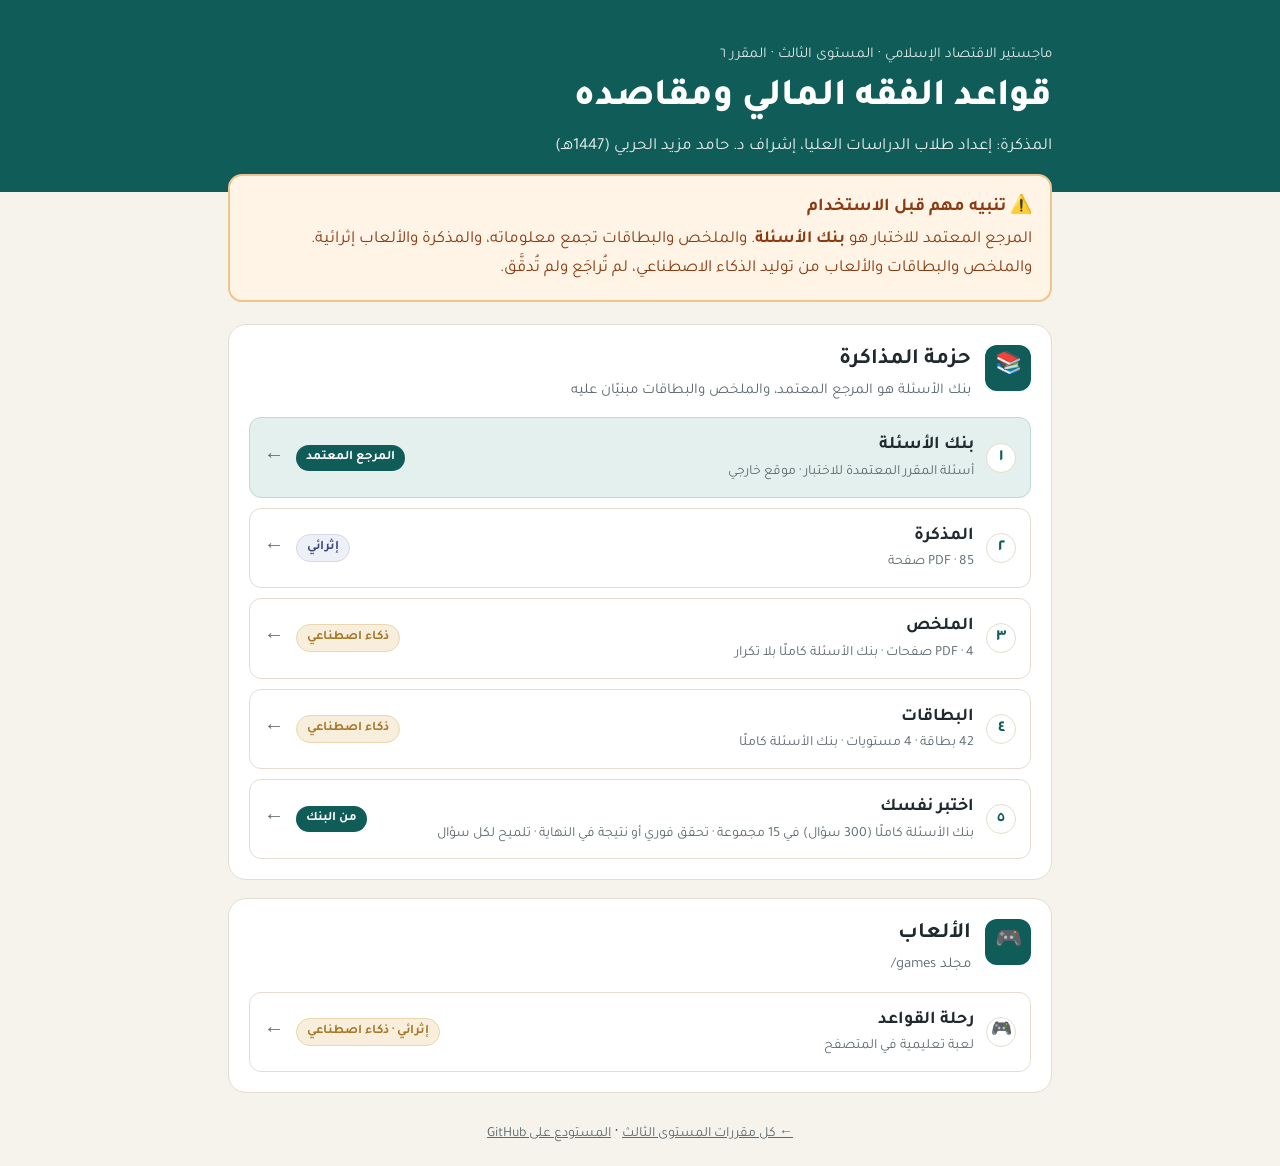
<file: index.html>
<!DOCTYPE html>
<html lang="ar" dir="rtl">
<head>
<meta charset="utf-8">
<meta name="viewport" content="width=device-width, initial-scale=1">
<title>قواعد الفقه المالي ومقاصده — حزمة المذاكرة</title>
<link href="https://fonts.googleapis.com/css2?family=Tajawal:wght@400;500;700;800&display=swap" rel="stylesheet">
<style>
:root{--bg:#f6f3ec;--card:#fff;--ink:#1f2a2e;--mute:#5d6b70;--line:#e4ddcf;--teal:#0f5c58;--teal2:#e3f0ee;--gold:#a8782a;--gold2:#f7eedb;--warn:#8a3b12;--warn2:#fff4e5}
*{box-sizing:border-box}
html{scroll-behavior:smooth}
body{margin:0;font-family:"Tajawal",sans-serif;background:var(--bg);color:var(--ink);line-height:1.7;font-size:17px}
a{color:inherit}
.wrap{max-width:860px;margin:0 auto;padding:0 18px}
.hero{background:var(--teal);color:#fff;padding:42px 0 30px}
.hero .kicker{font-size:15px;opacity:.85;margin:0}
.hero h1{font-size:clamp(26px,5vw,38px);font-weight:800;margin:6px 0 8px;line-height:1.35}
.hero p{margin:0;opacity:.9}
.notice{background:var(--warn2);border:2px solid #f0c48a;border-radius:14px;padding:16px 18px;margin:-18px 0 22px;position:relative;color:var(--warn)}
.notice strong{display:block;font-size:18px;margin-bottom:4px}
.notice p{margin:0}
nav.toc .wrap{display:grid;grid-template-columns:repeat(3,1fr);gap:8px}
nav.toc a{text-decoration:none;background:var(--card);border:1px solid var(--line);border-radius:12px;padding:10px 12px;font-size:15px;font-weight:500;line-height:1.45}
.top{position:fixed;bottom:16px;left:16px;background:var(--teal);color:#fff;text-decoration:none;border-radius:999px;padding:8px 14px;font-size:14px;box-shadow:0 4px 14px rgba(0,0,0,.18)}
nav.toc a b{color:var(--teal);margin-left:6px}
nav.toc a:hover{border-color:var(--teal)}
.legend{display:flex;flex-wrap:wrap;gap:14px;color:var(--mute);font-size:15px;margin:14px 0 4px}
.course{background:var(--card);border:1px solid var(--line);border-radius:18px;padding:20px;margin:18px 0;scroll-margin-top:12px}
.course header{display:flex;gap:14px;align-items:flex-start;margin-bottom:14px}
.num{flex:0 0 46px;height:46px;border-radius:12px;background:var(--teal);color:#fff;display:grid;place-items:center;font-weight:800;font-size:22px}
.course h2{margin:0;font-size:22px;line-height:1.4}
.course header p{margin:2px 0 0;color:var(--mute);font-size:15px}
.links{display:grid;gap:10px}
.lnk{display:flex;align-items:center;gap:12px;text-decoration:none;border:1px solid var(--line);border-radius:12px;padding:12px 14px;transition:.15s}
.lnk:hover{transform:translateX(-3px);border-color:var(--teal)}
.lnk.memo{background:var(--teal2);border-color:#bcd9d5}
.lnk .n{flex:0 0 30px;height:30px;border-radius:50%;background:#fff;border:1px solid var(--line);display:grid;place-items:center;font-weight:700;color:var(--teal)}
.lnk .tx{flex:1;display:flex;flex-direction:column;min-width:0}
.lnk strong{font-size:18px}
.lnk small{color:var(--mute);font-size:14px}
.tag{flex:0 0 auto;font-size:13px;font-weight:700;border-radius:999px;padding:2px 10px}
.tag.memo{background:var(--teal);color:#fff}
.tag.enr{background:#eef0f7;color:#3d4a7a;border:1px solid #d3d8ea}
.tag.ai{background:var(--gold2);color:var(--gold);border:1px solid #ead7ae}
.ar{color:var(--mute);font-size:20px}
.repo{display:inline-block;margin-top:12px;font-size:14px;color:var(--mute)}
footer{text-align:center;color:var(--mute);font-size:14px;padding:26px 0 40px}
@media(max-width:620px){nav.toc .wrap{grid-template-columns:1fr 1fr}}
@media(max-width:520px){.course{padding:16px}.lnk{padding:10px 12px;gap:10px}.lnk .tag{display:none}.lnk.ai small::before{content:"ذكاء اصطناعي · ";color:var(--gold);font-weight:700}.lnk:not(.ai):not(.memo) small::before{content:"إثرائي · ";color:#3d4a7a;font-weight:700}}
</style>
</head>
<body>
<div class="hero"><div class="wrap">
<p class="kicker">ماجستير الاقتصاد الإسلامي · المستوى الثالث · المقرر ٦</p>
<h1>قواعد الفقه المالي ومقاصده</h1>
<p>المذكرة: إعداد طلاب الدراسات العليا، إشراف د. حامد مزيد الحربي (1447هـ)</p>
</div></div>
<div class="wrap">
<div class="notice" role="note"><strong>⚠️ تنبيه مهم قبل الاستخدام</strong>
<p>المرجع المعتمد للاختبار هو <b>بنك الأسئلة</b>. والملخص والبطاقات تجمع معلوماته، والمذكرة والألعاب إثرائية. والملخص والبطاقات والألعاب من توليد الذكاء الاصطناعي، لم تُراجَع ولم تُدقَّق.</p></div>
</div>
<main class="wrap">
<section class="course"><header><span class="num">📚</span><div><h2>حزمة المذاكرة</h2><p>بنك الأسئلة هو المرجع المعتمد، والملخص والبطاقات مبنيّان عليه</p></div></header>
<div class="links">
<a class="lnk memo" href="https://app-exams.com/bank-view.html#dEH1PwmddGnDlEsJHhyUSQ" target="_blank" rel="noopener"><span class="n">١</span><span class="tx"><strong>بنك الأسئلة</strong><small>أسئلة المقرر المعتمدة للاختبار · موقع خارجي</small></span><span class="tag memo">المرجع المعتمد</span><span class="ar">←</span></a>
<a class="lnk" href="files/%D9%85%D8%B0%D9%83%D8%B1%D8%A9-%D9%82%D9%88%D8%A7%D8%B9%D8%AF-%D8%A7%D9%84%D9%81%D9%82%D9%87-%D8%A7%D9%84%D9%85%D8%A7%D9%84%D9%8A-%D9%88%D9%85%D9%82%D8%A7%D8%B5%D8%AF%D9%87.pdf"><span class="n">٢</span><span class="tx"><strong>المذكرة</strong><small>PDF · 85 صفحة</small></span><span class="tag enr">إثرائي</span><span class="ar">←</span></a>
<a class="lnk ai" href="files/%D9%85%D9%84%D8%AE%D8%B5-%D9%82%D9%88%D8%A7%D8%B9%D8%AF-%D8%A7%D9%84%D9%81%D9%82%D9%87-%D8%A7%D9%84%D9%85%D8%A7%D9%84%D9%8A-%D9%88%D9%85%D9%82%D8%A7%D8%B5%D8%AF%D9%87.pdf"><span class="n">٣</span><span class="tx"><strong>الملخص</strong><small>PDF · 4 صفحات · بنك الأسئلة كاملًا بلا تكرار</small></span><span class="tag ai">ذكاء اصطناعي</span><span class="ar">←</span></a>
<a class="lnk ai" href="sites/cards/"><span class="n">٤</span><span class="tx"><strong>البطاقات</strong><small>42 بطاقة · 4 مستويات · بنك الأسئلة كاملًا</small></span><span class="tag ai">ذكاء اصطناعي</span><span class="ar">←</span></a>
<a class="lnk" href="sites/quiz/"><span class="n">٥</span><span class="tx"><strong>اختبر نفسك</strong><small>بنك الأسئلة كاملًا (300 سؤال) في 15 مجموعة · تحقق فوري أو نتيجة في النهاية · تلميح لكل سؤال</small></span><span class="tag memo">من البنك</span><span class="ar">←</span></a>
</div></section>
<section class="course"><header><span class="num">🎮</span><div><h2>الألعاب</h2><p>مجلد games/</p></div></header><div class="links"><a class="lnk ai" href="games/rihlat-alqawaid/"><span class="n">🎮</span><span class="tx"><strong>رحلة القواعد</strong><small>لعبة تعليمية في المتصفح</small></span><span class="tag ai">إثرائي · ذكاء اصطناعي</span><span class="ar">←</span></a>
</div></section>
<p style="text-align:center"><a class="repo" href="https://stoooof1.github.io/MNAHJ-BAHTH/sites/level3/">← كل مقررات المستوى الثالث</a> · <a class="repo" href="https://github.com/STOOOOF1/QWA3DALFEQHALMALY">المستودع على GitHub</a></p>
</main>
</body>
</html>
</file>
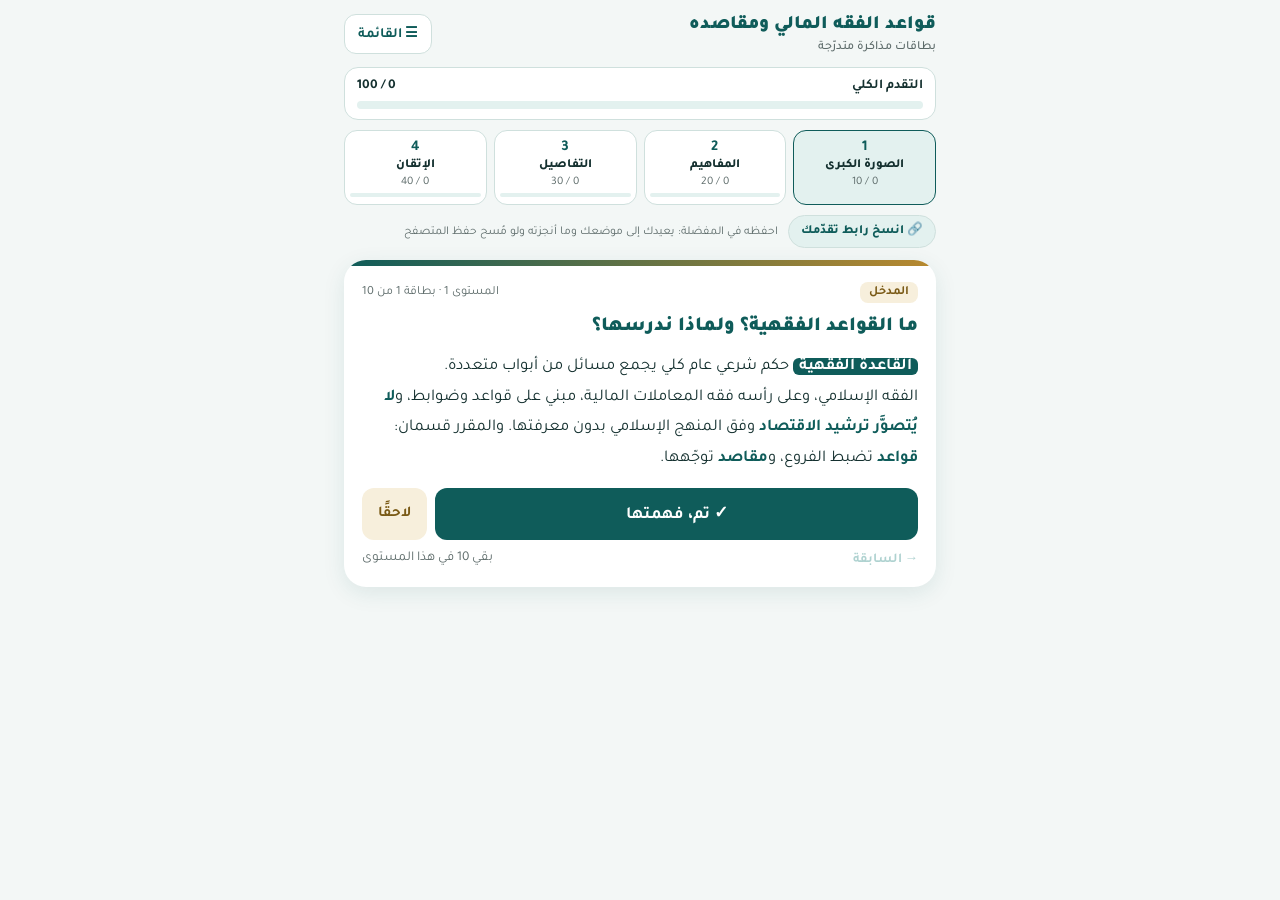
<file: cards/index.html>
<!DOCTYPE html>
<html lang="ar" dir="rtl"><head><meta charset="utf-8"><meta name="viewport" content="width=device-width,initial-scale=1">
<title>بطاقات قواعد الفقه المالي ومقاصده</title>
<link rel="preconnect" href="https://fonts.googleapis.com"><link rel="preconnect" href="https://fonts.gstatic.com" crossorigin>
<link href="https://fonts.googleapis.com/css2?family=Tajawal:wght@400;500;700;800;900&display=swap" rel="stylesheet">
<style>
:root{--ink:#14302f;--teal:#0f5c5a;--teal2:#1b7f7a;--tealL:#e3f1ef;--gold:#b8892f;--goldL:#f7efdc;--rose:#9c3d3d;--gray:#5d6b6a;--line:#cfe0dd;--bg:#f3f7f6}
*{box-sizing:border-box;margin:0;padding:0}
body{font-family:Tajawal,sans-serif;background:var(--bg);color:var(--ink);min-height:100vh}
.wrap{max-width:620px;margin:0 auto;padding:14px 14px 40px}
header{display:flex;align-items:center;justify-content:space-between;gap:10px;margin-bottom:12px}
header h1{font-size:19px;font-weight:900;color:var(--teal);line-height:1.3}
header h1 small{display:block;font-size:12.5px;font-weight:500;color:var(--gray)}
.btn{font-family:inherit;border:none;cursor:pointer;border-radius:12px;font-weight:700}
#menuBtn{background:#fff;color:var(--teal);border:1px solid var(--line);padding:9px 13px;font-size:14px;white-space:nowrap}
.prog{background:#fff;border:1px solid var(--line);border-radius:14px;padding:10px 12px;margin-bottom:10px}
.prog .row{display:flex;justify-content:space-between;font-size:13.5px;font-weight:700;margin-bottom:6px}
.bar{height:8px;background:var(--tealL);border-radius:9px;overflow:hidden}.bar i{display:block;height:100%;background:linear-gradient(90deg,var(--teal2),var(--gold));border-radius:9px;transition:width .4s}
.levels{display:grid;grid-template-columns:repeat(4,1fr);gap:7px;margin-bottom:12px}
.lv{position:relative;background:#fff;border:1.5px solid var(--line);border-radius:13px;padding:8px 5px 7px;text-align:center;cursor:pointer;font-family:inherit;color:var(--ink)}
.lv .t{font-size:12.5px;font-weight:800;line-height:1.25}.lv .t b{display:block;color:var(--teal);font-size:15px}
.lv .c{font-size:11.5px;color:var(--gray);margin:3px 0 4px}
.lv .mini{height:4px;background:var(--tealL);border-radius:4px;overflow:hidden}.lv .mini i{display:block;height:100%;background:var(--teal2)}
.lv.on{border-color:var(--teal);background:var(--tealL)}
.lv.lock{opacity:.5}
.lv .badge{position:absolute;top:-7px;left:-5px;background:var(--gold);color:#fff;border-radius:50%;width:21px;height:21px;font-size:12px;line-height:21px}
.card{background:#fff;border-radius:22px;box-shadow:0 6px 22px rgba(15,92,90,.10);overflow:hidden;animation:pop .35s ease}
.card::before{content:"";display:block;height:6px;background:linear-gradient(90deg,var(--teal),var(--gold))}
@keyframes pop{from{opacity:0;transform:translateY(10px)}to{opacity:1;transform:none}}
.cin{padding:16px 18px 18px}
.meta{display:flex;justify-content:space-between;align-items:center;gap:8px;margin-bottom:10px}
.chap{background:var(--goldL);color:#7a5a16;border-radius:8px;padding:3px 9px;font-size:12.5px;font-weight:700}
.pos{font-size:12.5px;color:var(--gray)}
.card h2{font-size:20px;font-weight:900;color:var(--teal);line-height:1.45;margin-bottom:10px}
.done-tag{display:inline-block;background:var(--tealL);color:var(--teal);border-radius:7px;font-size:12px;padding:1px 8px;margin-bottom:8px;font-weight:700}
.body{font-size:16.5px;line-height:1.85}
.body b{color:var(--teal)}
.body .k{background:var(--teal);color:#fff;border-radius:6px;padding:0 6px;font-weight:700}
.body .v{color:#7a5a16;font-weight:700}
.body table{width:100%;border-collapse:collapse;margin:6px 0;font-size:14.5px;line-height:1.6}
.body th{background:var(--teal);color:#fff;padding:5px 7px;text-align:right}
.body td{border-bottom:1px solid var(--line);padding:5px 7px;vertical-align:top}
.body tr:nth-child(even) td{background:#f5faf9}
.acts{display:flex;gap:8px;margin-top:14px}
#ok{flex:1;background:var(--teal);color:#fff;padding:14px;font-size:17px}
#ok:active{transform:scale(.98)}
#later{background:var(--goldL);color:#7a5a16;padding:14px 16px;font-size:15px}
.sub{display:flex;justify-content:space-between;margin-top:10px;font-size:13.5px;color:var(--gray)}
.link{background:none;border:none;color:var(--teal2);font-family:inherit;font-size:13.5px;font-weight:700;cursor:pointer}
.link:disabled{opacity:.35;cursor:default}
.finish{text-align:center;padding:30px 20px}
.finish .e{font-size:54px}.finish h2{margin:8px 0}.finish p{color:var(--gray);line-height:1.8;margin-bottom:16px}
.finish .btn{display:block;width:100%;padding:13px;font-size:16px;margin-top:8px}
.pri{background:var(--teal);color:#fff}.sec{background:var(--tealL);color:var(--teal)}
#toast{position:fixed;bottom:22px;left:50%;transform:translateX(-50%) translateY(20px);background:var(--ink);color:#fff;padding:10px 18px;border-radius:12px;font-size:14.5px;opacity:0;pointer-events:none;transition:.25s;z-index:30;max-width:90%}
#toast.show{opacity:1;transform:translateX(-50%)}
#sheet{position:fixed;inset:0;background:rgba(20,48,47,.45);display:none;z-index:20}
#sheet.open{display:block}
.panel{position:absolute;bottom:0;left:0;right:0;max-width:620px;margin:0 auto;background:#fff;border-radius:22px 22px 0 0;max-height:80vh;display:flex;flex-direction:column}
.ph{display:flex;justify-content:space-between;align-items:center;padding:14px 16px;border-bottom:1px solid var(--line)}
.ph b{font-size:16px;color:var(--teal)}
.list{overflow:auto;padding:6px 10px}
.it{display:flex;gap:9px;align-items:center;width:100%;text-align:right;background:none;border:none;border-bottom:1px solid #eef4f3;padding:10px 6px;font-family:inherit;font-size:14.5px;color:var(--ink);cursor:pointer}
.it .s{flex:none;width:22px;height:22px;border-radius:50%;border:1.5px solid var(--line);font-size:12px;line-height:20px;text-align:center}
.it.d .s{background:var(--teal);border-color:var(--teal);color:#fff}
.it.cur{background:var(--goldL);border-radius:9px}
.pf{padding:12px 16px;border-top:1px solid var(--line)}
#reset{width:100%;background:#fff;color:var(--rose);border:1px solid #e7c9c4;padding:10px;font-size:14px}
.confirm{display:none;margin-top:8px;background:#f6e6e3;border-radius:12px;padding:10px;font-size:14px;text-align:center}
.confirm.show{display:block}
.confirm .btn{padding:8px 16px;margin:6px 4px 0;font-size:14px}
.proglink{display:flex;align-items:center;gap:10px;margin:-2px 0 12px;font-size:12px;color:#5d6b6a;line-height:1.5}.proglink button{flex:none;font:inherit;font-size:12.5px;font-weight:800;color:#0f5c5a;background:#e3f1ef;border:1px solid #cfe0dd;border-radius:99px;padding:6px 12px;cursor:pointer}
</style></head><body>
<div class="wrap">
<header><h1>قواعد الفقه المالي ومقاصده<small>بطاقات مذاكرة متدرّجة</small></h1><button class="btn" id="menuBtn">☰ القائمة</button></header>
<div class="prog"><div class="row"><span>التقدم الكلي</span><span id="tot"></span></div><div class="bar"><i id="totBar"></i></div></div>
<div class="levels" id="levels"></div><div class="proglink"><button id="progBtn" type="button">🔗 انسخ رابط تقدّمك</button><span>احفظه في المفضلة: يعيدك إلى موضعك وما أنجزته ولو مُسح حفظ المتصفح</span></div>
<div id="main"></div>
</div>
<div id="sheet"><div class="panel"><div class="ph"><b id="shTitle"></b><button class="link" id="close">إغلاق ✕</button></div><div class="list" id="list"></div>
<div class="pf"><button class="btn" id="reset">إعادة تعيين تقدّم هذا المستوى</button><div class="confirm" id="cf">سيُمسح تقدّمك في هذا المستوى. هل أنت متأكد؟<br><button class="btn pri" id="cfYes">نعم، امسح</button><button class="btn sec" id="cfNo">إلغاء</button></div></div></div></div>
<div id="toast"></div>
<script>
const LEVELS=[{n:1,name:"الصورة الكبرى"},{n:2,name:"المفاهيم"},{n:3,name:"التفاصيل"},{n:4,name:"الإتقان"}];
const C=[
// ================= المستوى 1: الصورة الكبرى (10) =================
[1,"المدخل","ما القواعد الفقهية؟ ولماذا ندرسها؟","<span class='k'>القاعدة الفقهية</span> حكم شرعي عام كلي يجمع مسائل من أبواب متعددة.<br>الفقه الإسلامي، وعلى رأسه فقه المعاملات المالية، مبني على قواعد وضوابط، و<b>لا يُتصوَّر ترشيد الاقتصاد</b> وفق المنهج الإسلامي بدون معرفتها. والمقرر قسمان: <b>قواعد</b> تضبط الفروع، و<b>مقاصد</b> توجّهها."],
[1,"القاعدة 1","الأمور بمقاصدها","أولى القواعد الخمس الكبرى. فرعها في المال: <b>العبرة في العقود للمقاصد والمعاني لا للألفاظ والمباني</b>.<br>فالعقد يُحكم عليه بحقيقته لا باسمه: تسمية الزيادة على الدين «غرامة» لا تخرجها عن كونها <b>ربا</b>."],
[1,"القاعدة 2","المشقة تجلب التيسير","المشقة الطارئة على المكلف توجب الترخيص والتخفيف؛ لأن الشريعة مبنية على <b>التيسير لا التعسير</b>.<br>من فروعها في المال: <b>الغرر الكثير يفسد العقود دون يسيره</b>، و<b>إذا زال المانع عاد الممنوع</b>."],
[1,"القاعدة 3","لا ضرر ولا ضرار","نص نبوي صار قاعدة: الشريعة تنفي الضرر بمنعه قبل وقوعه ورفعه بعد وقوعه.<br>تتفرع عنها قواعد <span class='k'>الضمان</span>: الأموال تُضمن بالخطأ كالعمد · الاضطرار لا يبطل حق الغير · المباشر ضامن وإن لم يتعدَّ · الأجر والضمان لا يجتمعان · الظفر بالحق."],
[1,"القاعدة 4","اليقين لا يزول بالشك","ما ثبت بيقين لا يرتفع بمجرد الشك.<br>وفي العقود يتفرع عنها ثلاثة أصول: <b>الأصل في العقود والشروط الحِلّ</b> · <b>الأصل في العقود اللزوم</b> · <b>الأصل أن تكون عن تراضٍ</b>."],
[1,"القاعدة 5","العادة محكّمة","العرف والعادة حَكَمٌ يُرجع إليه في إثبات الحكم ما لم يخالف نصًّا. فـ<b>المعروف عرفًا كالمشروط شرطًا</b>.<br>ويلحق بها قاعدتان كليتان فرعيتان: <b>التابع تابع</b>، و<b>إعمال الكلام أولى من إهماله</b>."],
[1,"الموضوع 4","قواعد الضمان","تحدد من يتحمل الخسارة ومن يستحق الغلة:<br>• <b>الخراج بالضمان</b> و<b>الغنم بالغرم</b>: من عليه الخسارة فله الربح.<br>• <b>الجواز الشرعي ينافي الضمان</b>: الفعل المأذون فيه لا يوجب تعويضًا.<br>• <b>فاسد العقود كصحيحها في الضمان</b>."],
[1,"الموضوع 5","قواعد العقود والديون","خمس قواعد تضبط أثر العقود:<br>هل تُقضى الديون بأمثالها؟ · للأكثر حكم الكل · العقد الباطل لا يقبل الإجازة · لا يتم التبرع إلا بالقبض · هل الوعد عقد؟"],
[1,"الموضوع 7–8","المصالح والمفاسد والضروريات الخمس","الشريعة جاءت بجلب المصالح ودرء المفاسد، والمصالح مراتب: <b>ضرورية ثم حاجية ثم تحسينية</b>.<br>والضروريات خمس: حفظ <b>الدين والنفس والعقل والنسل والمال</b>. وعند التعارض يُرجَّح بينها بمرجّحات محددة."],
[1,"الموضوع 9–10","مقاصد الشريعة في المال","المال من الضروريات الخمس، وغاية الشريعة فيه أن <b>يُحفظ ويُنمّى ويتداول بعدل</b>.<br>ويُدرس المقصد في كل مرحلة من حياة المال: <b>الكسب والاستثمار</b>، و<b>الاستهلاك</b>، و<b>التبرع</b>، ثم أثر ذلك في المعاملات المعاصرة."],

// ================= المستوى 2: المفاهيم (20) =================
[2,"المدخل","تعريف القاعدة","<b>لغة:</b> الأساس.<br><b>اصطلاحًا:</b> حكم شرعي عام كلي، يتضمن مسائل من أبواب متعددة.<br>قد ترد عليها استثناءات لا تنقض كليتها، قال الشاطبي: «القاعدة الكلية لا تقدح فيها قضايا الأعيان ولا نوادر التخلف»."],
[2,"المدخل","القاعدة والضابط والأصل","<table><tr><th>المصطلح</th><th>يجمع الفروع من</th></tr><tr><td>القاعدة</td><td>أبواب شتى</td></tr><tr><td>الضابط</td><td>باب واحد</td></tr><tr><td>الأصل</td><td>الأعم: كل ما تنبني عليه مسائل، من باب أو أبواب</td></tr></table>"],
[2,"المدخل","لا تخلط: الفقهية والأصولية","<b>القواعد الأصولية:</b> أدلة عامة يُتوصل بها إلى <span class='k'>استنباط</span> الأحكام.<br><b>القواعد الفقهية:</b> تعبّر عن <span class='k'>أحكام</span> عامة، هدفها ضبط المسائل متحدة العلة تحت حكم كلي، على أن منها ما يصلح دليلًا.<br>الأولى أداة، والثانية ثمرة."],
[2,"المدخل","أقسام القواعد الفقهية","<b>1) كلية متفق عليها:</b><br>أ. ذات الفروع الكثيرة (الخمس الكبرى): الأمور بمقاصدها · اليقين لا يزول بالشك · المشقة تجلب التيسير · الضرر يزال · العادة محكّمة.<br>ب. مشتهرة أقل شأنًا: إعمال الكلام أولى من إهماله · الميسور لا يسقط بالمعسور.<br><b>2) مختلف فيها:</b> الأجر والضمان لا يجتمعان (الحنفية) · الرخص لا تناط بالمعاصي."],
[2,"المدخل","حجية القواعد: ثلاث مراتب","1) المأخوذة من <b>نص صريح</b> في الكتاب أو السنة: أعلى مراتب الحجية.<br>2) المستندة إلى <b>استقراء أو قياس</b>: دونها.<br>3) المبنية على <b>اجتهاد محض أو مصلحة مرسلة</b>: أضعف.<br>فحجية القاعدة <span class='k'>تابعة لقوة مستندها</span>."],
[2,"القاعدة 1","العبرة في العقود للمقاصد: المعنى والصيغ","<b>المعنى:</b> لا يُنظر إلى ألفاظ العاقدين بل إلى مقاصدهم الحقيقية؛ فما الألفاظ إلا قوالب للمعاني.<br><b>صيغها:</b><br>• العبرة في العقود للمقاصد والمعاني لا للألفاظ والمباني.<br>• القصود معتبرة في العقود.<br>• الألفاظ مفتقرة إلى معرفة معانيها.<br>• هل العبرة بصيغ العقود أو بمعانيها؟"],
[2,"فرع القاعدة 2","الغرر: اليسير والكثير","<b>الغرر:</b> كل عقد يحتمل فيه أحد المتعاقدين ألا يحصل على المقصود منه بسبب الغبن أو الجهالة.<br><b>اليسير:</b> القليل الذي يُغتفر عادةً، ولا يترتب عليه نزاع أو غبن فاحش.<br><b>الكثير:</b> ما لا يُغتفر، ويؤدي إلى النزاع أو الغبن.<br>القاعدة: <span class='k'>الكثير يفسد العقد دون اليسير</span>."],
[2,"القاعدة 3","الضرر والضرار","<b>الضرر لغة:</b> حصول الضُّر، وهو خلاف النفع.<br><b>اصطلاحًا:</b> الإخلال بمصلحة مشروعة للنفس أو الآخرين تعديًا أو إهمالًا.<br><b>الضرر:</b> إلحاق الأذى بالغير <b>ابتداءً</b>.<br><b>الضِّرار:</b> <b>مقابلة</b> الضرر بالضرر.<br>والحديث ينفيهما معًا."],
[2,"فرع القاعدة 3","الأموال تُضمن بالخطأ كالعمد","من أتلف مالًا بغير حق ضمنه، عامدًا أو مخطئًا، جاهلًا أو ناسيًا. والفرق بينهما في <b>الإثم</b> فقط: يأثم العامد دون المخطئ.<br><b>أسباب الضمان ثلاثة:</b> العقد · وضع اليد · الإتلاف."],
[2,"فرع القاعدة 3","الاضطرار: تعريفه وأقسامه","<b>الاضطرار:</b> حاجة شديدة عرفًا تُلجئ إلى مخالفة الشرع.<br>1) <b>داخلي:</b> سببه من الداخل كالجوع والعطش.<br>2) <b>خارجي (الإكراه):</b><br>• <b>ملجئ (تام):</b> يعدم الرضا ويفسد الاختيار.<br>• <b>غير ملجئ (ناقص):</b> يعدم الرضا ولا يفسد الاختيار."],
[2,"فرع القاعدة 3","الظفر بالحق: تعريفه","<b>لغة:</b> الفوز بالشيء وإدراكه بعد السعي فيه.<br><b>اصطلاحًا:</b> تمكّن صاحب الحق، أو من يقوم مقامه، من حقه الواجب الأداء من مال غريمه الممتنع عن الوفاء، وأخذه منه استيفاءً لحقه بغير إذنه ولا علم القضاء، بشروط مخصوصة."],
[2,"القاعدة 4","الأصول الثلاثة في العقود","<b>الحِلّ:</b> العقود والشروط مباحة ما لم يرد دليل بتحريمها.<br><b>اللزوم:</b> العقد المبرم لازم ما لم يدل نص أو شرط (كالخيار) على خلافه.<br>• البيع <b>اللازم</b>: النافذ العاري عن الخيارات · <b>غير اللازم</b>: النافذ الذي فيه خيار.<br><b>التراضي:</b> المعتبر في حلّ العقد ونفوذه ولزومه رضا الطرفين."],
[2,"القاعدة 5","العادة محكّمة: المعنى","تُجعل العادة، عامة أو خاصة، <b>حَكَمًا لإثبات حكم شرعي</b> لم يُنص على خلافه بخصوصه. فالعادة التي توفرت فيها شروط العمل بها <b>ملزمة</b>.<br>ومن ألفاظها: المعروف بين التجار كالمشروط بينهم · العرف كالشرط · الإذن العرفي كالإذن اللفظي."],
[2,"قواعد فرعية","التابع تابع · إعمال الكلام","<b>التابع تابع:</b> ما كان تابعًا لشيء في الوجود حقيقة أو حكمًا فهو تابع له في حكمه، ولا يستقل بالحكم.<br><b>إعمال الكلام أولى من إهماله:</b> حمل الكلام على معنى صحيح أفضل من تركه وعدم الأخذ به."],
[2,"الموضوع 4","الخراج والغنم والغرم","<b>الخراج لغة:</b> غلة الشيء ودخله ومنفعته.<br><b>الغلة:</b> الدخل من الزرع والثمر واللبن والإجارة والنتاج.<br><b>الخراج بالضمان:</b> الغلة لمن يتحمل ضمان الأصل.<br><b>الغرم:</b> ما يلزم المرء لقاء شيء · <b>الغنم:</b> ما يحصل له من مرغوبه."],
[2,"الموضوع 5","لا تخلط: الوعد والعقد","<b>الوعد:</b> إخبار عن إنشاء معروف في المستقبل، والتزام من <b>طرف واحد</b>.<br><b>العقد:</b> التزام صادر من <b>طرفين متقابلين</b>، وإنشاء لالتزامات آنية متبادلة.<br><b>الوعد المجرد:</b> إخبار بالنية · <b>الوعد الملزم:</b> ما اقترن بتصرف من الموعود بناءً عليه."],
[2,"الموضوع 4","الصحيح والفاسد والباطل","<b>البيع الصحيح:</b> ما شُرع بأصله ووصفه، وترتب عليه أثره من الملك والانتفاع.<br>الجمهور: <b>الفاسد = الباطل</b>.<br>الحنفية: <b>الفاسد</b> ما شُرع بأصله دون وصفه، ويُصلح ويبقى أثره · <b>الباطل</b> ما لم يُشرع بأصله ولا وصفه، فكأنه لم يكن."],
[2,"الموضوع 7","مراتب المصالح","<b>ضرورية:</b> لا بد منها لقيام مصالح الدين والدنيا، وبفقدها فساد وتهارج.<br><b>حاجية:</b> للتوسعة ورفع الحرج، وبفقدها حرج ومشقة لا فساد.<br><b>تحسينية:</b> محاسن العادات ومكارم الأخلاق.<br>والمفاسد تنقسم مثلها: كل ما فوّت مصلحة فهو مفسدة في رتبتها."],
[2,"الموضوع 8","الضروريات الخمس ومقاصد الاقتصاد","<b>الضروريات:</b> حفظ الدين · النفس · العقل · النسل · المال.<br><b>مقاصد الاقتصاد الإسلامي (5):</b><br>1) العدالة الاجتماعية.<br>2) التوازن بين مصلحة الفرد والجماعة.<br>3) الرقابة الذاتية.<br>4) عمارة الأرض.<br>5) القوة الاقتصادية."],
[2,"الموضوع 9–10","المال والكسب والاستثمار والاستهلاك والتبرع","<b>المال (الراجح):</b> ما تخرج منه المنافع ويُباح الانتفاع به.<br><b>الكسب:</b> تحصيل المال بطريق مشروع لتحقيق الكفاية.<br><b>الاستثمار:</b> توظيفه في أنشطة مباحة تحقق النماء.<br><b>الاستهلاك:</b> استخدام السلع والخدمات لإشباع الحاجات بالضوابط الشرعية.<br><b>التبرع:</b> بذل مال أو منفعة بلا عوض بقصد البر."],

// ================= المستوى 3: التفاصيل (30) =================
[3,"المدخل","فوائد القواعد الفقهية (6)","1) تجمع شتات الفروع المتناثرة في سلك واحد.<br>2) تكوّن لدى الباحث <b>ملكة علمية</b> قوية.<br>3) تنير سبيل معرفة الأحكام، وترتقي إلى النظريات العامة.<br>4) تصوّر منهجًا قياسيًا عامًا في ترتيب الأحكام.<br>5) دقة ميزانها تتيح لغير المتخصص الاطلاع على الفقه.<br>6) <b>الإيجاز</b>: كلمتان أو بضع كلمات، مثل «العادة محكّمة»."],
[3,"المدخل","هل تُجعل القاعدة الفقهية دليلًا؟","<b>الأصل: لا</b>، لسببين:<br>1) هي ثمرة للفروع وجامع لها، فلا يُجعل الثمرة دليلًا.<br>2) معظمها لا يخلو من مستثنيات، فقد تكون المسألة منها.<br>فهي <b>شواهد يُستأنس بها</b>.<br><b>إلا</b> إن كانت نصًّا («لا ضرر ولا ضرار»، «الخراج بالضمان»)، فقوتها بقوة دليلها. وما بُني على دليل مختلف فيه يُرجع فيه أولًا إلى الأدلة المتفق عليها."],
[3,"المدخل","مستندات القواعد (4)","1) <b>الكتاب:</b> ﴿وأحل الله البيع وحرم الربا﴾ ← أصل الإباحة في البيوع، وحرمة الربا.<br>2) <b>السنة:</b> «ما حُرّم لعلة عارضة يزول بزوالها»، كحديث بريرة: «هو لها صدقة ولنا هدية».<br>3) <b>القياس الصحيح:</b> كقول الشافعي: «كل ما قسناه حلالًا حكمنا له حكم الحلال».<br>4) <b>الاستقراء:</b> أكثر طرق بناء القواعد شيوعًا."],
[3,"القاعدة 1","تطبيقات العبرة بالمقاصد","1) قال: «أعرتك سيارتي» مدة معلومة بعوض معلوم ← صح، و<b>انقلبت الإعارة إجارة</b> تغليبًا للمعنى، وبه قال أصحاب المذاهب الأربعة.<br>2) <b>تغريم المدين المماطل</b>: تسمية الزيادة على الدين «غرامة» لا تصرفها عن حقيقتها وهي الربا."],
[3,"القاعدة 1","المقاصد أم الألفاظ؟ أدلة الفريقين","<table><tr><th>العبرة بالمقاصد</th><th>العبرة بالألفاظ</th></tr><tr><td>«إنما الأعمال بالنيات»</td><td>الصيغ وُضعت لإفادة المعاني فلا تُترك ظواهرها</td></tr><tr><td>لا يُعطَّل لفظ العقد إن أمكن حمله على وجه صحيح</td><td>اعتبار النيات بلا ضبط يؤدي للتلاعب وغياب الضبط القضائي</td></tr><tr><td>آية لغو اليمين [البقرة: 225]</td><td>﴿فإن طلقها فلا تحل له﴾: أثر الطلاق باللفظ</td></tr><tr><td>اعتبار الألفاظ وحدها يبطل عقودًا ويفتح باب التحايل</td><td></td></tr></table>"],
[3,"القاعدة 2","ضابط المشقة الموجبة للتيسير","<b>1) ملازمة للعبادة:</b> لا تنفك عنها، فلا تخفيف (الوضوء في البرد، الصيام في الحر، السفر لطلب العلم).<br><b>2) عارضة:</b> ليست جزءًا من العبادة:<br>• <b>عظيمة:</b> تضر بالنفس أو الأعضاء ← توجب التخفيف.<br>• <b>خفيفة:</b> ألم يسير ← لا يُلتفت إليها.<br>• <b>متوسطة:</b> تُلحق بأقرب الطرفين."],
[3,"القاعدة 2","أنواع التخفيفات الشرعية (7)","1) <b>إسقاط:</b> قضاء الصلاة عن الحائض.<br>2) <b>تنقيص:</b> قصر الرباعية.<br>3) <b>إبدال:</b> التيمم عند فقد الماء.<br>4) <b>تقديم:</b> جمع الصلاتين في وقت الأولى.<br>5) <b>تأخير:</b> جمعهما في وقت الثانية.<br>6) <b>ترخيص:</b> أكل الميتة للضرورة.<br>7) <b>تغيير:</b> نظم صلاة الخوف."],
[3,"القاعدة 2","أسباب الرخص الشرعية (7)","1) السفر.<br>2) المرض.<br>3) الإكراه الملجئ.<br>4) النسيان.<br>5) الجهل.<br>6) العسر وعموم البلوى.<br>7) النقص."],
[3,"فرع القاعدة 2","كيف نميز الغرر اليسير من الكثير؟","لم يحدد الفقهاء قدرًا معينًا، وتركوه لمعيارين:<br>1) <span class='k'>العرف</span>: ما يعده الناس غررًا كثيرًا يؤدي إلى النزاع فهو فاسد، وما يتسامحون فيه فهو يسير. والعرف يتغير بالزمان والمكان ونوع العقد.<br>2) <span class='k'>الضوابط الشرعية</span>: وجود الضمانات والشفافية التي تزيل الجهالة والغبن؛ فكلما زادت إجراءات الوضوح والعدل قلّ الغرر."],
[3,"فرع القاعدة 2","تطبيقات الغرر المعاصرة","1) <b>التأمين التجاري:</b> غرر كثير مفسد؛ المؤمَّن لا يعلم أيحصل على مقابل، والشركة لا تدري كم ستدفع.<br>2) <b>التأمين التعاوني (التكافلي):</b> قائم على التبرع والتعاون، فيصير الغرر يسيرًا مغتفرًا.<br>3) <b>المشتقات</b> (الخيارات، الديون المشكوك في تحصيلها): بيع ما لا يملك، أو معدوم، أو مجهول ← داخلة في النهي عن بيع الغرر."],
[3,"فرع القاعدة 2","إذا زال المانع عاد الممنوع","<b>المعنى:</b> ما امتنع لمانع يعود إلى حكمه الأصلي إذا زال المانع.<br><b>الدليل:</b> ﴿وإذا حللتم فاصطادوا﴾، وحديث آكل الثوم: لا يقرب المسجد حتى يذهب ريحه.<br><b>تطبيقات:</b><br>• أوصى لأخيه ثم وُلد له ابن فحجبه ← صحت الوصية.<br>• وهب حصة شائعة ثم قسمها وسلّمها ← صحت.<br>• زالت الزيادة المانعة من رجوع الواهب ← عاد حقه."],
[3,"القاعدة 3","لا ضرر: ما تُلزم به وأمثلتها","<b>تُلزم بثلاثة:</b><br>1) منع الضرر قبل وقوعه.<br>2) رفعه بعد وقوعه ومنع تكراره.<br>3) تحريم سائر أنواعه إلا بدليل (النكرة في سياق النفي تعم).<br><b>بيوع ممنوعة للضرر:</b> بيع المعيب دون بيان · النجش والعينة والمزابنة والمنابذة · بيع الحاضر للبادي والبيع على البيع · بيع المخدرات والمغصوب · بيع الدين بالدين."],
[3,"فرع القاعدة 3","الاضطرار لا يبطل حق الغير: المعنى","من أتلف شيئًا <b>لدفع أذاه عنه</b> لم يضمنه، ومن أتلفه <b>ليدفع به ضرورته</b> ضمنه.<br>• صال عليه بعير فقتله ← <b>لا يضمن</b>.<br>• جاع جوعًا شديدًا فذبح البعير وأكل ← <b>يضمن</b>.<br>فالضرورة ترفع الإثم ولا ترفع الضمان."],
[3,"فرع القاعدة 3","شروط قاعدة الاضطرار (6)","1) وقوع الضرر يقينًا أو غالبًا.<br>2) أن يمس إحدى الضروريات الخمس.<br>3) تعذر إزالته بالوسائل المباحة.<br>4) ألا يترتب على إزالته ضرر مثله أو أعظم.<br>5) أن يقتصر المضطر على ما يزيل الضرر.<br>6) أن يضمن ما أتلفه من حق الغير."],
[3,"فرع القاعدة 3","الأجر والضمان: الحنفية والجمهور","<b>الحنفية:</b> لا يجتمعان في محل واحد لسبب واحد مع اتحاد الجهة؛ لأن الضمان يقتضي التملك، والمالك لا أجر عليه. ومنافع المغصوب عندهم غير مضمونة لأنها معدومة.<br><b>الجمهور:</b> يجتمعان، كالغاصب المنتفع بالمغصوب إذا هلك: يضمنه وعليه الأجرة.<br>فالقاعدة <span class='k'>مختلف فيها</span>."],
[3,"فرع القاعدة 3","الأجر والضمان: مسائل الدابة","<table><tr><th>استأجر دابة ثم</th><th>الحكم</th></tr><tr><td>تعدى ولم ينتفع وسلمت</td><td>لا أجر</td></tr><tr><td>تعدى ثم انتفع وسلمت</td><td>لا أجر</td></tr><tr><td>انتفع كاملًا ثم تعدى</td><td>كل الأجر مع الإثم</td></tr><tr><td>تعدى أثناء المنفعة، أو بعد بعضها</td><td>أجر ما قبل التعدي</td></tr><tr><td>تعدى ولم ينتفع وتلفت</td><td>يضمن القيمة ولا أجر</td></tr></table>"],
[3,"فرع القاعدة 3","الظفر بالحق: الشروط والموانع","<b>الشروط (5):</b> ثبوت الحق ويقينيته · عدم التجاوز · تعذر الطرق المشروعة · الأمن من الفتنة والعقوبة · أن يكون مالًا لا حدًّا ولا قصاصًا.<br><b>الموانع (4):</b> وجود قضاء عادل · إمكان إقامة البينة · أن يكون المدين معسرًا أو محجورًا عليه · أن يؤدي إلى مفسدة أعظم.<br><b>الراجح:</b> يجوز إن كان سبب الحق ظاهرًا كالنكاح والقرابة والضيافة."],
[3,"القاعدة 4","الأصل في العقود الحل: الضوابط والتطبيقات","<b>المقاصد:</b> تحقيق مصالح الناس · رفع الحرج · حفظ الحقوق ومنع النزاع.<br><b>الضوابط:</b> ألا تخالف نصًّا · ألا تنافي مقصود العقد · ألا تشتمل على غرر أو ظلم.<br><b>تطبيقات:</b> اشتراط صفة في المبيع (جمل جابر) · تحديد المدة أو المنفعة في الإجارة · <b>الشروط الجزائية والتأمين التعاوني</b>."],
[3,"القاعدة 4","الأصل في العقود اللزوم: شروط إعماله","1) أن يكون العقد صحيحًا موافقًا للشريعة.<br>2) أن يثبت بالإيجاب والقبول ورضا المتعاقدين.<br>3) ألا يوجد ما يناقض اللزوم.<br>4) ألا يوجد ما يناقض مقتضى العقد.<br>5) أن يكون الشرط واضحًا لا تغرير فيه بالطرف الآخر."],
[3,"القاعدة 4","التراضي: الشروط والقواعد المندرجة","<b>شروطه:</b> ألا يكون على إحلال حرام أو تحريم حلال · ألا يناقض مقصود العقد · ألا يوجد سبب قوي لإهدار رضا المالك.<br><b>قواعد مندرجة:</b><br>1) تنعقد العقود بكل ما دل على مقصودها.<br>2) دليل الرضا كصريح الرضا.<br>3) السكوت لا يدل على الرضا إلا بقرينة.<br>4) لا عبرة للدلالة في مقابلة التصريح."],
[3,"القاعدة 5","شروط العمل بالعرف","1) أن يكون <b>مطردًا أو غالبًا</b>.<br>2) أن يكون <b>قائمًا عند إنشاء التصرف</b>، فلا عبرة بسابق منقطع ولا بحادث بعده.<br>3) <b>ألا يعارضه تصريح</b> بخلافه.<br>4) <b>ألا يخالف دليلًا شرعيًا</b>.<br><b>ضابط الرجوع إليه:</b> كل فعل رُتّب عليه حكم ولا ضابط له في الشرع ولا في اللغة، كالقبض والإيداع والهدية والغصب."],
[3,"القاعدة 5","تطبيقات العرف المعاصرة","1) <b>عمولة مكاتب الإيجار</b> على المستأجر، وتتفاوت بحسب أجرة المسكن.<br>2) <b>تسلّم الشيك</b> يقوم مقام القبض في صرف النقود بشروطه.<br>3) <b>القيد الحسابي</b> قبض حكمي في شراء الذهب والفضة.<br>4) خدمات الحسابات الجارية: دفاتر الشيكات وبطاقات الصراف وتمييز بعض العملاء، عملًا بـ«المعروف بين التجار كالمشروط بينهم»."],
[3,"القاعدة 5","لا تخلط: المعروف عرفًا · المعروف بين التجار","<b>المعروف عرفًا كالمشروط شرطًا:</b> في مطلق العرف؛ ما تعارفه الناس بلا شرط صريح فهو كالمشروط، ما لم يصادم نصًّا. (مثال المصادم: تضمين المستعير والمستأجر بلا تعدٍّ ← لا يُعتبر).<br><b>المعروف بين التجار كالمشروط بينهم:</b> <span class='k'>أخص</span>، في عرف التجار، وذُكرت اهتمامًا بالتجارة. مثالها: دفع الثمن منجّمًا إن جرى به العرف."],
[3,"قواعد فرعية","صور التبعية (6)","1) <b>حقيقية:</b> الصوف على الغنم، والجنين في الرحم.<br>2) <b>متولدة:</b> الإذن بشيء يتبعه ما ينتج عنه.<br>3) <b>تضمنية:</b> جزء مما تضمنه شيء آخر.<br>4) <b>ضرورية:</b> المفتاح للقفل.<br>5) <b>شرعية:</b> «ذكاة الجنين ذكاة أمه».<br>6) <b>عرفية:</b> ما يتبع العقد عرفًا كالأرض والبناء والشجر."],
[3,"الموضوع 4","الخراج بالضمان: الشروط والتطبيقات","<b>الشرطان:</b> منفعة <b>منفصلة غير متولدة</b> كالأجرة · مستندة إلى <b>سبب مشروع</b> كالشراء والهبة.<br><b>تطبيقات:</b><br>• ردّ المبيع المعيب بعد استعماله ← لا أجرة عليه.<br>• رجع الواهب ← الغلة للموهوب له.<br>• المفلس يتّجر بعد الحجر ← الربح له.<br>• مكّنه البائع من الطعام فلم يقبضه فهلك ← من ضمان المشتري."],
[3,"الموضوع 4","فاسد العقود كصحيحها في الضمان","يستويان في <b>أصل</b> الضمان لا في <b>مقداره</b>:<br>• الصحيح يُضمن <b>بالمسمّى</b> (ضمان عقد).<br>• الفاسد يُضمن <b>بالقيمة أو المثل</b> (ضمان يد).<br><b>وقت القيمة:</b> يوم القبض (الحنفية والمالكية ووجه للشافعية) · يوم التلف (الحنابلة، لأنه مأذون في إمساكه كالعارية).<br>مثال: باع قطيعًا إلا شاتين غير معينتين ← فاسد للجهالة."],
[3,"الموضوع 5","تُقضى الديون بأمثالها: المجمع والتحوط","الأصل ردّ <b>المثل</b> ولو رخصت العملة أو غلت، باتفاق المذاهب الأربعة.<br><b>مجمع الفقه (التضخم):</b> العبرة بالمثل لا بالقيمة، فلا يجوز ربط الديون بمستوى الأسعار.<br><b>التحوط عند التعاقد:</b> عقد الدين بالذهب أو الفضة · سلعة مثلية · سلة سلع · عملة أثبت · سلة عملات. ويُرد بمثل ما وقع به الدين."],
[3,"الموضوع 7","الترجيح بين المصالح والمفاسد (6)","1) <b>الرتبة:</b> دفع مفسدة الضروري مقدّم على مصلحة الحاجي.<br>2) <b>النوع:</b> الدين، فالنفس، فالعقل، فالنسل، فالمال.<br>3) <b>العموم:</b> المفسدة العامة على المصلحة الخاصة.<br>4) <b>القدر:</b> الأكبر ضررًا يُقدَّم درؤه.<br>5) <b>الزمن:</b> المفسدة الدائمة على المصلحة المؤقتة.<br>6) <b>التحقق:</b> درء المفسدة المحققة أولى من جلب المصلحة الموهومة."],
[3,"الموضوع 8","إعمال المقاصد: الخطوات والضوابط","<table><tr><th>خطوات الإعمال</th><th>ضوابط الإعمال</th></tr><tr><td>فهم النص أولًا</td><td>عدم معارضة النصوص</td></tr><tr><td>الاستقراء الشامل</td><td>عدم معارضة الإجماع والقياس</td></tr><tr><td>ترتيب المقاصد</td><td>تحديد درجة المقصد</td></tr><tr><td>مراعاة المآلات</td><td>الابتعاد عن المصالح الموهومة</td></tr><tr><td>الالتزام بالضوابط</td><td>أن يكون المطبّق مجتهدًا</td></tr></table>"],
[3,"الموضوع 10","التبرعات: أنواعها ومقاصدها","<b>الأنواع:</b> 1) مقصودة ابتداءً وانتهاءً (هبة، صدقة، وصية، وقف، عارية). 2) ضمن معاوضة (بيع بأقل من القيمة نفعًا للمشتري). 3) تبرع ابتداءً معاوضة انتهاءً (القرض).<br><b>المقاصد:</b> عبادة الله · مصالح ضعاف المسلمين · إدامة استخدام المال · التكثير منها · صدورها عن طيب نفس."],

// ================= المستوى 4: الإتقان (40) =================
[4,"القاعدة 2","أدلة: المشقة تجلب التيسير","1) <span class='v'>﴿يُرِيدُ اللَّهُ بِكُمُ الْيُسْرَ وَلَا يُرِيدُ بِكُمُ الْعُسْرَ﴾</span> [البقرة: 185].<br>2) <span class='v'>﴿وَمَا جَعَلَ عَلَيْكُمْ فِي الدِّينِ مِنْ حَرَجٍ﴾</span> [الحج: 78].<br>3) قصة الأعرابي الذي بال في المسجد: «دعوه، وأهريقوا على بوله ذَنوبًا من ماء... فإنما بُعثتم ميسّرين ولم تُبعثوا معسّرين» (البخاري)."],
[4,"القاعدة 2","أمثلة المشقة العارضة","<table><tr><th>النوع</th><th>مثاله</th><th>حكمه</th></tr><tr><td>عظيمة</td><td>خوف الهلاك أو فقد عضو بالصيام</td><td>تخفيف</td></tr><tr><td>خفيفة</td><td>وجع إصبع، صداع خفيف</td><td>لا تخفيف</td></tr><tr><td>متوسطة</td><td>حمى خفيفة، ألم ضرس</td><td>بحسب قربها</td></tr></table>"],
[4,"فرع القاعدة 2","أدلة قاعدة الغرر","1) <span class='v'>﴿يَا أَيُّهَا الَّذِينَ آمَنُوا لَا تَأْكُلُوا أَمْوَالَكُم بَيْنَكُم بِالْبَاطِلِ إِلَّا أَن تَكُونَ تِجَارَةً عَن تَرَاضٍ مِّنكُمْ﴾</span> [النساء: 29]: والغرر يؤدي إلى أكل المال بالباطل لانعدام الرضا الحقيقي.<br>2) حديث أبي هريرة: «نهى رسول الله صلى الله عليه وسلم عن بيع الغرر». النهي عام، وقيّده الفقهاء بالكثير المؤدي للنزاع."],
[4,"القاعدة 3","أدلة: لا ضرر ولا ضرار","1) <span class='v'>﴿وَلَا يُضَارَّ كَاتِبٌ وَلَا شَهِيدٌ﴾</span> [البقرة: 282].<br>2) <span class='v'>﴿لَا تُضَارَّ وَالِدَةٌ بِوَلَدِهَا وَلَا مَوْلُودٌ لَّهُ بِوَلَدِهِ﴾</span> [البقرة: 233].<br>3) قول النبي صلى الله عليه وسلم: «لا ضرر ولا ضرار» (أحمد)، وهو <b>أصل القاعدة</b>."],
[4,"فرع القاعدة 3","ضمان الخطأ: الأدلة والأمثلة","<b>الأدلة:</b> آية النساء 29 · «إن دماءكم وأموالكم وأعراضكم حرام عليكم كحرمة يومكم هذا» (أبو بكرة)، ولم يفرق الشارع بين العالم وغيره في ضمان المتلفات.<br><b>قول ابن رشد:</b> «الأموال تُضمن عمدًا أو خطأً».<br><b>أمثلة:</b> أعطى زكاته لمن ظنه فقيرًا فبان غنيًا ← يضمن الآخذ · رمى حجرًا فكسر زجاج سيارة ← يضمن إصلاحه."],
[4,"فرع القاعدة 3","حديث عُمير مولى آبي اللحم","أصابته مجاعة شديدة قرب المدينة، فدخل حائطًا وقطع قِنوَين من نخلة، فجاء به صاحب الحائط إلى النبي صلى الله عليه وسلم، فسأله: «أيّهما أفضل؟» يعني ثوبيه، فأخذ عمير أحدهما وأخذ صاحب الحائط الآخر.<br><b>وجه الدلالة:</b> كان مضطرًا، ومع ذلك أعطى صاحبَ البستان عوضًا ← <span class='k'>الاضطرار لا يبطل حق الغير</span>."],
[4,"فرع القاعدة 3","الاضطرار: الصيغ والأركان والأدلة","<b>صيغها:</b> الضرورات لا تبيح إتلاف مال الغير بغير ضمان · الضرورة إلى مال الغير لا تُسقط ضمانه · الاضطرار لا يُسقط الضمان.<br><b>أركانها نظريًا:</b> الاضطرار (المحكوم عليه)، وعدم بطلان حق الغير (المحكوم به). <b>تطبيقيًا:</b> المضطر · حالة الضرورة · حق للغير · التعدي عليه.<br><b>آيات المضطر:</b> البقرة 173 · المائدة 3 · الأنعام 119 و145 · النحل 115: تنفي الإثم لا الضمان."],
[4,"فرع القاعدة 3","تطبيقات الاضطرار في المعاملات","1) أكره شخص غيره على إتلاف مال ثالث ← لا يبطل حق المالك؛ يُضمَّن <b>المُكرِه</b> إن كان الإكراه ملجئًا، وإلا فالضمان على <b>المتلف المباشر</b>.<br>2) استأجر سيارة مدة فانتهت واحتُجزت لسبب من المستأجر ← تستمر الإجارة، ولصاحبها <b>أجرة المثل</b> للمدة الزائدة."],
[4,"فرع القاعدة 3","المباشر ضامن: الأدلة والأمثلة","<b>الأدلة:</b> <span class='v'>﴿فَمَنِ اعْتَدَىٰ عَلَيْكُمْ فَاعْتَدُوا عَلَيْهِ بِمِثْلِ مَا اعْتَدَىٰ عَلَيْكُمْ﴾</span> [البقرة: 194] · «لا ضرر ولا ضرار».<br><b>أمثلة:</b> رمى شيئًا فسقط على مال غيره فأتلفه · زلق فوقع على مال فأتلفه · <b>موظف بنك حوّل مبلغًا إلى حساب خاطئ</b> ← ضامن لمباشرته.<br><b>لا تخلط:</b> المباشر يضمن مطلقًا، والمتسبب لا يضمن إلا بالتعدي."],
[4,"فرع القاعدة 3","مستثنى قاعدة الأجر والضمان","1) استأجر دابة لركوبه فأردف خلفه آخر، والدابة تطيقهما، فعطبت بعد بلوغ المقصد ← عليه <b>كل الأجر ونصف القيمة</b>، لعدم اتحاد جهة الأجر والضمان.<br>2) استأجر حمارًا لنقل التراب، فصار يحمل عليه اللَّبِن في رجوعه، فسلم الحمار ← يجب كل الأجر (وهو خلاف ما عليه الفتوى)."],
[4,"فرع القاعدة 3","أدلة الظفر بالحق","<b>من القرآن:</b> <span class='v'>﴿وَانتَصَرُوا مِن بَعْدِ مَا ظُلِمُوا﴾</span> [الشعراء: 227] · ﴿فَمَنِ اعْتَدَىٰ عَلَيْكُمْ...﴾ [البقرة: 194].<br><b>من السنة:</b><br>• <b>حديث هند بنت عتبة</b>: «خذي ما يكفيك وولدك بالمعروف»، وهو <b>أظهر دليل</b>، وقيّده بالمعروف.<br>• حديث عقبة بن عامر: إباحة أخذ الضيف حق الضيافة ممن امتنع عن قِراه."],
[4,"فرع القاعدة 3","حقوق يجوز الظفر بها وحقوق لا يجوز","<b>متفق على جوازه:</b><br>1) نفقة الزوجة والأولاد.<br>2) الأعيان المستحقة.<br><b>متفق على منعه:</b><br>1) تحصيل العقوبات.<br>2) الحقوق المتعلقة بالنكاح.<br>3) الدين المبذول."],
[4,"القاعدة 4","اليقين لا يزول بالشك: الدليل والتطبيقات","<b>الدليل:</b> «إذا وجد أحدكم في بطنه شيئًا فأشكل عليه أخرج منه شيء أم لا؟ فلا يخرجنّ من المسجد حتى يسمع صوتًا أو يجد ريحًا» (مسلم: 362).<br><b>تطبيقات:</b><br>• تيقن الطهارة وشك في الحدث ← الأصل الطهارة.<br>• ملك شيئًا بيقين ثم شك في زوال ملكه ← الأصل بقاء الملك."],
[4,"القاعدة 4","أدلة: الأصل في العقود والشروط الحِلّ","1) <span class='v'>﴿يَا أَيُّهَا الَّذِينَ آمَنُوا أَوْفُوا بِالْعُقُودِ﴾</span> [المائدة: 1].<br>2) «المسلمون على شروطهم، إلا شرطًا حرّم حلالًا أو أحلّ حرامًا» (الترمذي: حسن صحيح).<br>فقرر الفقهاء أن الأصل في العقود والشروط <b>الصحة والجواز</b> إلا ما تضمن محرّمًا أو خالف نصًّا."],
[4,"القاعدة 4","أدلة: الأصل في العقود اللزوم","1) <span class='v'>﴿أَوْفُوا بِالْعُقُودِ﴾</span>: أمر بالوفاء، و<b>الأمر يفيد الوجوب</b>.<br>2) حديث عقبة بن عامر: «إن أحق الشروط أن تُوفوا به ما استحللتم به الفروج»: الشروط عمومًا يجب الوفاء بها، وأوجبها ما كان في استحلال الفرج، ما لم يخالف الشرع."],
[4,"القاعدة 4","أدلة: الأصل في العقود التراضي","1) ﴿إِلَّا أَن تَكُونَ تِجَارَةً عَن تَرَاضٍ مِّنكُمْ﴾ [النساء: 29]: البيع بلا تراضٍ باطل.<br>2) <span class='v'>﴿فَإِن طِبْنَ لَكُمْ عَن شَيْءٍ مِّنْهُ نَفْسًا فَكُلُوهُ هَنِيئًا مَّرِيئًا﴾</span> [النساء: 4].<br>3) «إنما البيع عن تراض» (ابن ماجه)."],
[4,"القاعدة 4","مقصد قاعدة التراضي: حفظ المال","أ) <b>منع الاعتداء على المال</b> بتحريم الغصب والسرقة والإضرار، حرصًا على الملكية الخاصة؛ إذ جعل الله التراضي سبيل خروج المال من اليد في غير التبرع.<br>ب) <b>منع الغش والخديعة</b>، ونفي رضا من لا إرادة له كالمجنون والصبي غير المميز.<br>ج) <b>مقاصد اجتماعية</b> كدفع العداوة والبغضاء [المائدة: 91]."],
[4,"القاعدة 5","أدلة: العادة محكّمة","1) <span class='v'>﴿خُذِ الْعَفْوَ وَأْمُرْ بِالْعُرْفِ وَأَعْرِضْ عَنِ الْجَاهِلِينَ﴾</span> [الأعراف: 199]: العرف عادات الناس وما استقر في النفوس.<br>2) «خذي ما يكفيك وولدك بالمعروف»: قال ابن المنير: المقصود إثبات الاعتماد على العرف، وأنه يُقضى به على ظواهر الألفاظ.<br>3) مشروعية <b>بيع السلم</b>.<br>4) <b>العرايا</b>: استُثنيت من المزابنة مراعاةً للعرف وحاجة الاقتيات."],
[4,"القاعدة 5","أمثلة العرف عند الفقهاء","1) <b>العيوب</b> في السلع بحسب ما عند الناس.<br>2) <b>القبوض</b> تختلف باختلاف الأشياء وعادات الناس.<br>3) <b>الالتزامات التبعية</b> عند السكوت: أجرة السمسار، وكتابة الصك، وأجرة الوزن والكيل والنقل.<br>4) لا يُقبل <b>هدية المقترض</b> قبل الوفاء ممن لم تجرِ عادته بها.<br>5) الوكيل يبيع بغير النقد المعروف ← لا يجوز."],
[4,"القاعدة 5","استثناءات العرف وأمثلة «كالمشروط»","<b>لا عبرة:</b><br>1) بالعرف الشاذ والنادر (لا حكم للنادر).<br>2) بعرف يعارض تصريحًا أو اشتراطًا من أحد الطرفين.<br>3) بعرف غير قائم وقت التصرف: «العرف الذي تُحمل الألفاظ عليه إنما هو المقارن أو السابق».<br><b>أمثلة المعروف عرفًا:</b> دخول البرذعة والإكاف في البيع · أجرة تعليم الحرفة لمن يشهد له عرف البلد · إدخال الحمّال المحمول داخل الباب."],
[4,"قواعد فرعية","التابع تابع: الأدلة والقواعد المندرجة","<b>الأدلة:</b> ﴿يَا أَيُّهَا النَّبِيُّ إِذَا طَلَّقْتُمُ النِّسَاءَ﴾ [الطلاق: 1]: خطاب المتبوع ثم عُمّم · «من باع نخلًا قد أُبّرت فثمرتها للبائع إلا أن يشترط المبتاع» · الإجماع على منع بيع الحمل دون أمه.<br><b>المندرجة:</b> من ملك شيئًا ملك ما هو من ضروراته · التابع لا يُفرد بالحكم · يُغتفر في التابع ما لا يُغتفر في غيره · إذا سقط الأصل سقط ما في ضمنه."],
[4,"قواعد فرعية","إعمال الكلام: التطبيقات والمندرجة","<b>تطبيقات:</b> وقف على «ولده» وله أحفاد فقط ← يُصرف إليهم مجازًا · تعارض الإعطاء والحرمان ← يُقدَّم الإعطاء لأنه أقرب لمقصود الواقف · حلف لا يأكل من النخلة فأكل تمرها ← يحنث.<br><b>المندرجة:</b> الأصل في الكلام الحقيقة · إذا تعذرت الحقيقة يُصار إلى المجاز · إذا تعذر إعمال الكلام يُهمل · المطلق يجري على إطلاقه ما لم يُقيَّد."],
[4,"الموضوع 6","تطبيقات القواعد على المعاملات","<b>«العادة محكّمة»:</b> يجوز للمصرف تقديم خدمات الحسابات الجارية بمقابل أو بدونه، وتمييز بعض العملاء، لجريان العرف ما لم يخالف الشرع.<br><b>«الأمور بمقاصدها»:</b> بيع الهازل لا يترتب عليه أثر · اللقطة بنية الحفظ أمانة لا تُضمن إلا بتعدٍّ، وبنية التملك كالغصب تُضمن مطلقًا.<br><b>«الضرر يزال»:</b> باع ما يسرع إليه الفساد وغاب المشتري ← للبائع الفسخ والبيع لغيره."],
[4,"الموضوع 4","الخراج بالضمان: الحديث والصيغ والمستثنيات","<b>الحديث:</b> عن عائشة أن رجلًا ابتاع غلامًا فاستغلّه ثم وجد به عيبًا فردّه، فقال البائع: قد استغلّ غلامي، فقال صلى الله عليه وسلم: «الخراج بالضمان» (أبو داود).<br><b>صيغ:</b> من ضمن مالًا فله ربحه · الغنم بالغرم · النعمة بقدر النقمة · يُستحق الربح بالمال أو العمل أو الضمان.<br><b>مستثنيات:</b> الغاصب يضمن الغلة المتولدة كنسل الحيوان · البائع يرجع بالمبيع ونمائه المتصل إذا أفلس المشتري."],
[4,"الموضوع 4","الغنم بالغرم: الأدلة والمقاصد","<b>الأدلة:</b> <span class='v'>﴿وَأَن لَّيْسَ لِلْإِنسَانِ إِلَّا مَا سَعَىٰ﴾</span> [النجم: 39] · «اليد العليا خير من اليد السفلى».<br><b>مقاصدها (5):</b> العدالة · تعزيز المسؤولية · تنظيم العلاقات الاقتصادية · توجيه السلوك إلى التفكير في العواقب · توازن المصالح.<br><b>أمثلة:</b> التاجر يتحمل تكاليف الشراء والنقل والخسارة · الشركاء يقتسمون الربح ويتحملون الخسارة."],
[4,"الموضوع 4","الجواز الشرعي ينافي الضمان","<b>المعنى:</b> الفعل الجائز المطابق للضوابط لا يوجب الضمان، فإن كان بتعدٍّ أو تفريط ثبت.<br><b>الدليل:</b> «أرأيت إن جاء رجل يريد أخذ مالي؟ قال: فلا تعطه... أرأيت إن قتلته؟ قال: هو في النار» (مسلم).<br><b>أمثلة:</b> حمّل السيارة المستأجرة الوزن المعتاد فتلفت ← لا يضمن · أُبيح له طعام فأكله ← لا ضمان.<br><b>لا تخلط:</b> «الخراج بالضمان» = من عليه الخسارة فله الغلة."],
[4,"الموضوع 4","أصول فساد البيع","<b>عند ابن رشد (4):</b> تحريم عين المبيع · الربا · الغرر · الشروط المؤدية إليهما أو إلى أحدهما.<br>وأسباب النهي من خارج البيع: الغش، والضرر، ووقت العبادة المستحق.<br><b>أسباب بطلان البيع (5):</b> ما يرجع إلى المبيع · إلى الثمن · إلى المتعاقدين · إلى صفة العقد · إلى الحال التي وقع فيها."],
[4,"الموضوع 4","أين فرّق غير الحنفية بين الفساد والبطلان؟","<b>المالكية:</b> في القراض والمساقاة.<br><b>الشافعية:</b> في الحج، والخلع، والكتابة، والعارية.<br><b>الحنابلة:</b> في الحج، والنكاح، والوكالة، والإجارة، والشركة، والمضاربة، وغيرها.<br><b>أنواع البيوع الفاسدة:</b> أن يكون المبيع مجهولًا، أو الثمن مجهولًا جهالة توجب المنازعة."],
[4,"الموضوع 5","للأكثر حكم الكل","<b>صيغها:</b> الأكثر يقوم مقام الكل · الأكثر ينزل منزلة الكمال · الأقل يتبع الأكثر.<br>قاعدة <b>أغلبية لا كلية</b>: لا تجري في الصلاة والطهارة وقراءة الفاتحة ومقادير الحدود.<br><b>أمثلة:</b> قطع أكثر العروق في الذبح · بيع أرض بذكر ثلاثة حدود · دخول الشجر والبناء في وقف البستان دون الخضروات · مسح الخف بثلاثة أصابع يجزئ (أبو حنيفة).<br><b>وجه التيسير:</b> الأجر على العمل كله وإن أُدّي أكثره."],
[4,"الموضوع 5","الباطل لا يقبل الإجازة: الأدلة والأمثلة","<b>صيغها:</b> الباطل لا تلحقه الإجازة · لا يحتمل الجواز بالإجازة.<br><b>الأدلة:</b> <span class='v'>﴿إِنَّ الْبَاطِلَ كَانَ زَهُوقًا﴾</span> [الإسراء: 81] · ﴿قُلْ جَاءَ الْحَقُّ وَمَا يُبْدِئُ الْبَاطِلُ وَمَا يُعِيدُ﴾ [سبأ: 49] · ﴿وَيُبْطِلَ الْبَاطِلَ﴾ [الأنفال: 8] · إجماع نقله العز بن عبد السلام.<br><b>أمثلة:</b> فضولي باع جنينًا في بطن بقرة غيره ← باطل ولو أجازه المالك · هبة الصغير والمجنون مالَه ← باطلة ولو أجاز بعد البلوغ."],
[4,"الموضوع 5","لا يتم التبرع إلا بالقبض: التفاصيل","<b>الأدلة:</b> أثر أبي بكر: نحل عائشة جادّ عشرين وسقًا، ثم قال عند وفاته: «فلو كنتِ جددتيه واحتزتيه كان لكِ، وإنما هو اليوم مال وارث» (الموطأ) · «لا تجوز الهبة إلا مقبوضة» (ضعيف) · إجماع ابن المنذر · العقل.<br><b>أمثلة:</b> وهب لابنه ومات قبل التسلّم ← للميراث · مات الموهوب له قبل القبض ← لا حق لورثته.<br><b>المستثنى:</b> الوصية.<br><b>مقاصدها:</b> حماية الملكية · تأكيد الإرادة · منع التلاعب · الاستقرار · العدل."],
[4,"الموضوع 5","أنواع الوعد في المعاملات الحديثة","1) <b>الوعد بالبيع (بالتملك):</b> من البائع بإبرام البيع مستقبلًا إذا تحقق شرط.<br>2) <b>الوعد بالرهن:</b> يصير ملزمًا إذا تضرر المرتهن بإخلافه.<br>3) <b>الوعد في التبرع:</b> غير ملزم قضاءً بالإجماع، والوفاء مستحب.<br>4) <b>الوعد في المعاوضة:</b> غير ملزم عند الجمهور، وملزم عند المالكية إذا دخل الموعود في شيء بسببه.<br><b>القواعد:</b> الوعد المجرد لا يكون عقدًا · الوعد إذا دخل الموعود بسببه في شيء لزم قضاءً · الوفاء بالعهد واجب."],
[4,"الموضوع 9","تعريفات المال عند المذاهب","<table><tr><th>المذهب</th><th>المال</th></tr><tr><td>الحنفية</td><td>كل ما يمكن ادخاره لوقت الحاجة</td></tr><tr><td>المالكية</td><td>ما يقع عليه الملك ويستبد به المالك</td></tr><tr><td>الشافعية</td><td>ما كان منتفعًا به</td></tr><tr><td>الحنابلة</td><td>ما فيه منفعة مباحة لغير ضرورة</td></tr></table>المال يشمل <b>الأعيان والمنافع</b>، ولا بد أن يعترف الشرع بقيمته."],
[4,"الموضوع 7","المصالح بحسب العموم والتحقق","<b>بحسب العموم:</b><br>• عامة: لكل الخلق أو أكثرهم.<br>• خاصة: بجماعة معينة أو فرد.<br><b>بحسب التحقق:</b><br>• قطعية: يُقطع بأنها مصلحة أو مفسدة.<br>• ظنية: مبنية على الظن أو غلبته.<br>• <b>موهومة</b>: يتوهمها الإنسان وهي على خلافه، فهي <b>غير معتد بها</b>."],
[4,"الموضوع 8","وسائل حفظ الضروريات الخمس","<b>الدين:</b> الأمر بالمعروف والنهي عن المنكر، وإمامته ورعايته وحمايته.<br><b>النفس:</b> العادات كالأكل والشرب، ويؤجر عليها إن نوى الامتثال. ودليلها ﴿وَلَكُمْ فِي الْقِصَاصِ حَيَاةٌ﴾.<br><b>العقل:</b> تعلّم العلم الدافع للجهل والخرافات.<br><b>النسل:</b> تشريع النكاح، ونفقة المولود، وتحريم الزنا ونكاح المتعة.<br><b>المال:</b> الحث على السعي، ومنع التبذير، والمعاملات، وتحريم الغصب والربا."],
[4,"الموضوع 8","مقاصد الاقتصاد الإسلامي بالتفصيل","1) <b>العدالة الاجتماعية:</b> تكافؤ الفرص، والتسعير بضوابط، وتجنب الاحتكار.<br>2) <b>توازن الفرد والجماعة:</b> ﴿وَكَذَٰلِكَ جَعَلْنَاكُمْ أُمَّةً وَسَطًا﴾؛ تنويع مصارف الزكاة، وإعانة الصانع، والملكية المزدوجة.<br>3) <b>الرقابة الذاتية:</b> الإحسان، و«من غش فليس مني».<br>4) <b>عمارة الأرض:</b> المال وسيلة لا غاية.<br>5) <b>القوة الاقتصادية:</b> ﴿وَأَعِدُّوا لَهُم مَّا اسْتَطَعْتُم مِّن قُوَّةٍ﴾."],
[4,"الموضوع 9","حفظ المال: الوسائل والفساد المالي","<b>وسيلتا الحفظ:</b> حد السارق وعقوبة المحارب والغاصب · إيجاب الضمان على المعتدي.<br><b>إيجادًا:</b> الحث على السعي · رفع منزلة العمل «ما أكل أحد طعامًا قط خيرًا من عمل يده» · إباحة المعاملات العادلة.<br><b>بقاءً:</b> تحريم الربا · حد السرقة · حفظ أموال القُصّر · التراضي · ذم الكنز.<br><b>الفساد المالي (5):</b> البخل · الإسراف · أكل المال بالباطل · الغش · الربا."],
[4,"الموضوع 9","مقاصد الزكاة (6)","1) تحقيق الامتثال لله وشكره.<br>2) تطهير نفس المزكي من الشح والأنانية وعبادة المال.<br>3) تثبيت أصالة الإنفاق والبذل.<br>4) تطهير المال من الآفات والنقصان.<br>5) تحقيق التضامن والتراحم والتواد.<br>6) تنمية المجتمع بترويج المال وعدم كنزه."],
[4,"الموضوع 10","مقاصد الاستهلاك (6)","1) إباحة الطيبات وتحريم الخبائث.<br>2) الاعتدال: تحريم الإسراف والتبذير، كتحريم البخل والتقتير ﴿وَكُلُوا وَاشْرَبُوا وَلَا تُسْرِفُوا﴾.<br>3) ترتيب الأولويات: ضروري، فحاجي، فتحسيني.<br>4) الموازنة بين الدخل والإنفاق.<br>5) التعاون والتكافل.<br>6) تحريم الترف.<br><b>لا تخلط:</b> السرف تجاوز <b>الكمّ</b>، والترف تجاوز <b>الكيف</b>."],
[4,"الموضوع 10","أثر المقاصد في المعاملات المعاصرة","1) <b>حل النزاعات:</b> تشريع الخيار.<br>2) <b>العدل:</b> إباحة البيع وتحريم الربا.<br>3) <b>منع الجهالة الفاحشة:</b> بيان تكلفة السلعة في المرابحة.<br>4) <b>منع الغرر:</b> آية الخمر والميسر، والنهي عن بيع الغرر.<br>5) <b>التيسير:</b> الأصل في العقود الحل.<br>6) <b>الرواج:</b> <span class='v'>﴿كَيْ لَا يَكُونَ دُولَةً بَيْنَ الْأَغْنِيَاءِ مِنكُمْ﴾</span> [الحشر: 7]."]
];

const KEY="qawaid-fiqh-mali-cards-v1";
LEVELS.forEach(l=>{l.cards=[];});
C.forEach(c=>{const L=LEVELS[c[0]-1];L.cards.push({id:"L"+c[0]+"-"+(L.cards.length+1),lv:c[0],ch:c[1],t:c[2],b:c[3]});});
LEVELS.forEach(l=>l.total=l.cards.length);
let st={done:{},level:1,order:{}};
try{const s=JSON.parse(localStorage.getItem(KEY)||"null");if(s&&s.done)st=Object.assign(st,s);}catch(e){}
function save(){try{localStorage.setItem(KEY,JSON.stringify(st));}catch(e){}}
let hist=[],cur=null,showFinish=false;
const $=id=>document.getElementById(id);
const lvDone=n=>LEVELS[n-1].cards.filter(c=>st.done[c.id]).length;
const unlocked=n=>true; // كل المستويات مفتوحة
function order(n){let o=st.order[n];const ids=LEVELS[n-1].cards.map(c=>c.id);if(!o||o.length!==ids.length||!ids.every(i=>o.includes(i))){o=ids.slice();st.order[n]=o;}return o;}
function byId(id){for(const l of LEVELS)for(const c of l.cards)if(c.id===id)return c;}
function nextCard(n){return order(n).find(id=>!st.done[id]);}
function toast(m){const t=$("toast");t.textContent=m;t.classList.add("show");clearTimeout(t._h);t._h=setTimeout(()=>t.classList.remove("show"),1700);}
function renderTop(){
 const all=C.length,d=Object.keys(st.done).filter(k=>st.done[k]).length;
 $("tot").textContent=d+" / "+all;$("totBar").style.width=(d/all*100)+"%";
 $("levels").innerHTML=LEVELS.map(l=>{const dn=lvDone(l.n),lk=!unlocked(l.n),full=dn===l.total;
  return `<button class="lv ${l.n===st.level?'on':''} ${lk?'lock':''}" data-n="${l.n}">${full?'<span class="badge">✓</span>':''}<div class="t"><b>${lk?'🔒 ':''}${l.n}</b>${l.name}</div><div class="c">${dn} / ${l.total}</div><div class="mini"><i style="width:${dn/l.total*100}%"></i></div></button>`;}).join("");
 document.querySelectorAll(".lv").forEach(b=>b.onclick=()=>{const n=+b.dataset.n;if(!unlocked(n)){toast("أكمل المستوى السابق أولًا");return;}st.level=n;showFinish=false;cur=null;hist=[];save();render();});
}
function render(){
 renderTop();const n=st.level,L=LEVELS[n-1];
 if(!cur||byId(cur).lv!==n){cur=nextCard(n)||null;}
 if(showFinish||!cur){
  const last=n===LEVELS.length;
  $("main").innerHTML=`<div class="card"><div class="finish"><div class="e">${last?'🏆':'🎉'}</div><h2>${last?'أتممت المقرر كله!':'أتممت المستوى '+n+': '+L.name}</h2><p>${last?'أنهيت البطاقات المئة كلها. راجع ما شئت من المستويات متى أردت.':'أحسنت! المستوى التالي فيه تعمّق أكثر.'}</p>${last?'':`<button class="btn pri" id="goNext">انتقل إلى المستوى ${n+1}: ${LEVELS[n].name}</button>`}<button class="btn sec" id="review">راجع بطاقات هذا المستوى</button></div></div>`;
  if(!last)$("goNext").onclick=()=>{st.level=n+1;showFinish=false;cur=null;hist=[];save();render();};
  $("review").onclick=()=>{showFinish=false;cur=order(n)[0];hist=[];render();};
  return;}
 const c=byId(cur),o=order(n),i=o.indexOf(cur)+1,left=L.total-lvDone(n),isDone=!!st.done[cur];
 $("main").innerHTML=`<div class="card" id="cardEl"><div class="cin"><div class="meta"><span class="chap">${c.ch}</span><span class="pos">المستوى ${n} · بطاقة ${i} من ${L.total}</span></div>${isDone?'<span class="done-tag">✓ منجزة</span>':''}<h2>${c.t}</h2><div class="body">${c.b}</div>
 <div class="acts"><button class="btn" id="ok">✓ تم، فهمتها</button><button class="btn" id="later">${isDone?'إلغاء تم':'لاحقًا'}</button></div>
 <div class="sub"><button class="link" id="prev" ${hist.length?'':'disabled'}>→ السابقة</button><span>بقي ${left} في هذا المستوى</span></div></div></div>`;
 $("ok").onclick=()=>{st.done[cur]=true;save();hist.push(cur);const nx=nextCard(n);if(!nx){showFinish=true;cur=null;}else{cur=nx;toast("أحسنت ✓");}render();scrollTo({top:0,behavior:"smooth"});};
 $("later").onclick=()=>{if(st.done[cur]){delete st.done[cur];save();toast("أُلغي التعليم");render();return;}
  const o2=order(n);o2.splice(o2.indexOf(cur),1);o2.push(cur);save();hist.push(cur);cur=nextCard(n);if(cur===hist[hist.length-1]&&o2.filter(x=>!st.done[x]).length>1){cur=o2.find(x=>!st.done[x]&&x!==hist[hist.length-1]);}render();};
 $("prev").onclick=()=>{if(hist.length){cur=hist.pop();render();}};
}
function openSheet(){const n=st.level,L=LEVELS[n-1];$("shTitle").textContent="المستوى "+n+": "+L.name;
 $("list").innerHTML=order(n).map((id,k)=>{const c=byId(id);return `<button class="it ${st.done[id]?'d':''} ${id===cur?'cur':''}" data-id="${id}"><span class="s">${st.done[id]?'✓':k+1}</span><span>${c.t}</span></button>`;}).join("");
 document.querySelectorAll(".it").forEach(b=>b.onclick=()=>{if(cur)hist.push(cur);cur=b.dataset.id;showFinish=false;$("sheet").classList.remove("open");render();});
 $("cf").classList.remove("show");$("sheet").classList.add("open");}
$("menuBtn").onclick=openSheet;$("close").onclick=()=>$("sheet").classList.remove("open");
$("sheet").onclick=e=>{if(e.target.id==="sheet")$("sheet").classList.remove("open");};
$("reset").onclick=()=>$("cf").classList.add("show");$("cfNo").onclick=()=>$("cf").classList.remove("show");
$("cfYes").onclick=()=>{const n=st.level;LEVELS[n-1].cards.forEach(c=>delete st.done[c.id]);delete st.order[n];
 for(let k=n+1;k<=LEVELS.length;k++){/* لا يُمس تقدّم المستويات الأعلى */}
 cur=null;hist=[];showFinish=false;save();$("sheet").classList.remove("open");toast("أُعيد تعيين المستوى");render();};

/* ===== رابط التقدم: يُكتب التقدم والموضع في الرابط، فيعود الدارس إلى مكانه ولو مُسح حفظ المتصفح ===== */
const PROG=(()=>{const A='ABCDEFGHIJKLMNOPQRSTUVWXYZabcdefghijklmnopqrstuvwxyz0123456789-_';
 const lvOf=id=>+String(id).split('-')[0].slice(1);
 function enc(){const ids=P.ids(),d=P.done();let s='';for(let i=0;i<ids.length;i+=6){let v=0;for(let j=0;j<6;j++)if(d[ids[i+j]])v|=1<<j;s+=A[v];}
  const c=P.cur();return 'p='+s+'&l='+P.level()+(c?'&c='+c:'');}
 function sync(){try{window.history.replaceState(null,'','#'+enc());}catch(e){}}
 function load(){let start=null;try{const m={};(location.hash||'').replace(/^#/,'').split('&').forEach(kv=>{const i=kv.indexOf('=');if(i>0)m[kv.slice(0,i)]=kv.slice(i+1);});
  if(!m.p)return null;const ids=P.ids(),d=P.done(),before=ids.filter(i=>d[i]).length;let fromLink=0;
  for(let i=0;i<ids.length;i++){const v=A.indexOf(m.p[Math.floor(i/6)]||'A');if(v>=0&&(v>>(i%6))&1){fromLink++;d[ids[i]]=true;}}
  if(fromLink>=before){if(m.c&&ids.includes(m.c)){P.go(lvOf(m.c),m.c);start=m.c;}else if(+m.l>=1&&+m.l<=4)P.go(+m.l,null);}
  P.save();}catch(e){}return start;}
 function copy(){const url=location.href.split('#')[0]+'#'+enc();const ok=()=>toast('نُسخ الرابط ✓ احفظه في المفضلة أو أرسله لنفسك');
  const fb=()=>{const t=document.createElement('textarea');t.value=url;t.style.cssText='position:fixed;opacity:0';document.body.appendChild(t);t.select();
   let done=false;try{done=document.execCommand('copy');}catch(e){}t.remove();if(done)ok();else window.prompt('انسخ هذا الرابط واحفظه:',url);};
  try{navigator.clipboard.writeText(url).then(ok,fb);}catch(e){fb();}}
 return {sync,load,copy};})();
const P={ids:()=>LEVELS.flatMap(l=>l.cards.map(c=>c.id)),done:()=>st.done,level:()=>st.level,cur:()=>showFinish?null:cur,go:(l,id)=>{st.level=l;cur=id;showFinish=false;},save};
{const _f=render;render=function(...a){const r=_f.apply(this,a);PROG.sync();return r;};}
document.getElementById('progBtn').onclick=()=>PROG.copy();
PROG.load();
render();
</script>
</body></html>
</file>
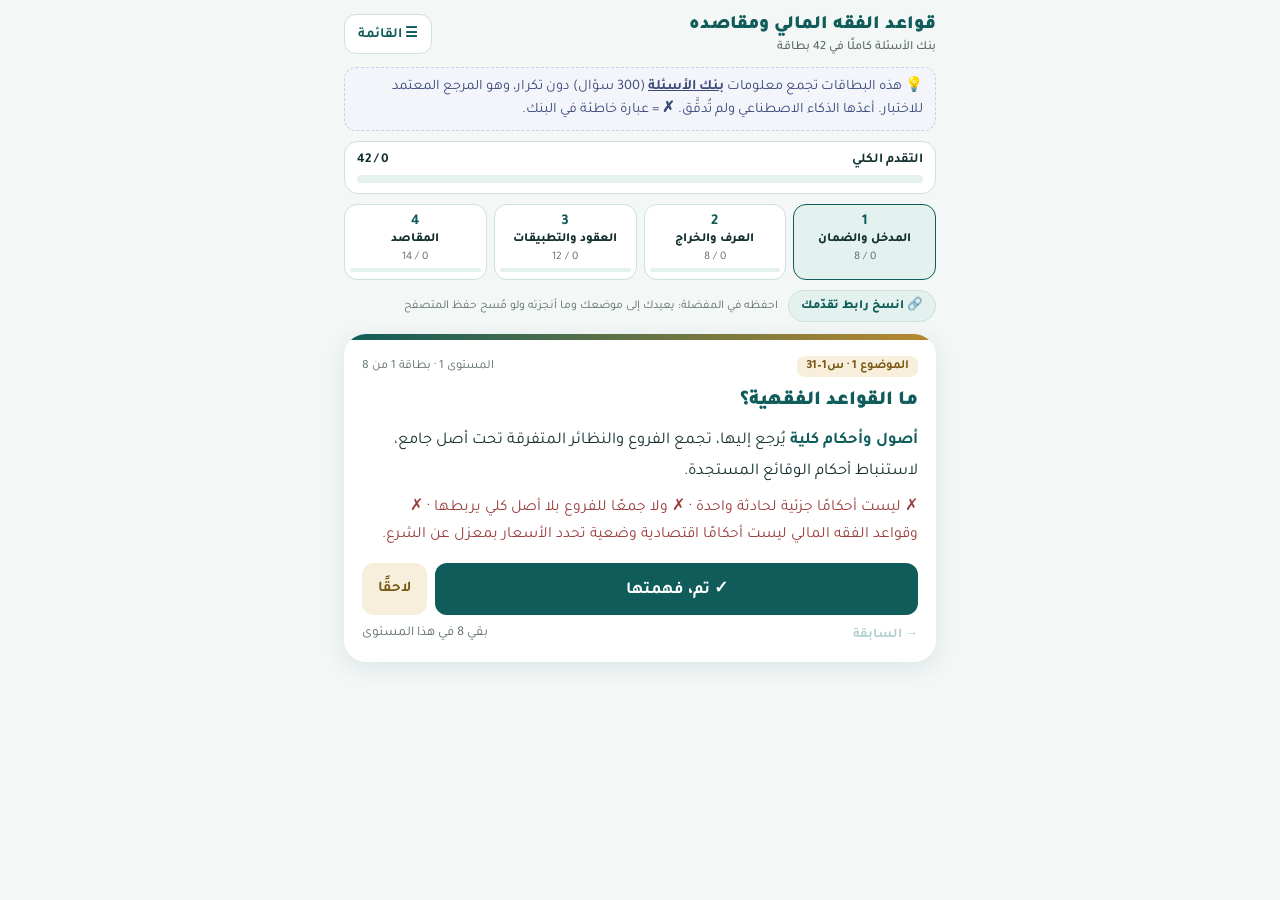
<file: sites/cards/index.html>
<!DOCTYPE html>
<html lang="ar" dir="rtl"><head><meta charset="utf-8"><meta name="viewport" content="width=device-width,initial-scale=1">
<title>بطاقات قواعد الفقه المالي ومقاصده</title>
<link rel="preconnect" href="https://fonts.googleapis.com"><link rel="preconnect" href="https://fonts.gstatic.com" crossorigin>
<link href="https://fonts.googleapis.com/css2?family=Tajawal:wght@400;500;700;800;900&display=swap" rel="stylesheet">
<style>
:root{--ink:#14302f;--teal:#0f5c5a;--teal2:#1b7f7a;--tealL:#e3f1ef;--gold:#b8892f;--goldL:#f7efdc;--rose:#9c3d3d;--gray:#5d6b6a;--line:#cfe0dd;--bg:#f3f7f6}
*{box-sizing:border-box;margin:0;padding:0}
body{font-family:Tajawal,sans-serif;background:var(--bg);color:var(--ink);min-height:100vh}
.wrap{max-width:620px;margin:0 auto;padding:14px 14px 40px}
header{display:flex;align-items:center;justify-content:space-between;gap:10px;margin-bottom:12px}
header h1{font-size:19px;font-weight:900;color:var(--teal);line-height:1.3}
header h1 small{display:block;font-size:12.5px;font-weight:500;color:var(--gray)}
.btn{font-family:inherit;border:none;cursor:pointer;border-radius:12px;font-weight:700}
#menuBtn{background:#fff;color:var(--teal);border:1px solid var(--line);padding:9px 13px;font-size:14px;white-space:nowrap}
.prog{background:#fff;border:1px solid var(--line);border-radius:14px;padding:10px 12px;margin-bottom:10px}
.prog .row{display:flex;justify-content:space-between;font-size:13.5px;font-weight:700;margin-bottom:6px}
.bar{height:8px;background:var(--tealL);border-radius:9px;overflow:hidden}.bar i{display:block;height:100%;background:linear-gradient(90deg,var(--teal2),var(--gold));border-radius:9px;transition:width .4s}
.levels{display:grid;grid-template-columns:repeat(4,1fr);gap:7px;margin-bottom:12px}
.lv{position:relative;background:#fff;border:1.5px solid var(--line);border-radius:13px;padding:8px 5px 7px;text-align:center;cursor:pointer;font-family:inherit;color:var(--ink)}
.lv .t{font-size:12.5px;font-weight:800;line-height:1.25}.lv .t b{display:block;color:var(--teal);font-size:15px}
.lv .c{font-size:11.5px;color:var(--gray);margin:3px 0 4px}
.lv .mini{height:4px;background:var(--tealL);border-radius:4px;overflow:hidden}.lv .mini i{display:block;height:100%;background:var(--teal2)}
.lv.on{border-color:var(--teal);background:var(--tealL)}
.lv.lock{opacity:.5}
.lv .badge{position:absolute;top:-7px;left:-5px;background:var(--gold);color:#fff;border-radius:50%;width:21px;height:21px;font-size:12px;line-height:21px}
.card{background:#fff;border-radius:22px;box-shadow:0 6px 22px rgba(15,92,90,.10);overflow:hidden;animation:pop .35s ease}
.card::before{content:"";display:block;height:6px;background:linear-gradient(90deg,var(--teal),var(--gold))}
@keyframes pop{from{opacity:0;transform:translateY(10px)}to{opacity:1;transform:none}}
.cin{padding:16px 18px 18px}
.meta{display:flex;justify-content:space-between;align-items:center;gap:8px;margin-bottom:10px}
.chap{background:var(--goldL);color:#7a5a16;border-radius:8px;padding:3px 9px;font-size:12.5px;font-weight:700}
.pos{font-size:12.5px;color:var(--gray)}
.card h2{font-size:20px;font-weight:900;color:var(--teal);line-height:1.45;margin-bottom:10px}
.done-tag{display:inline-block;background:var(--tealL);color:var(--teal);border-radius:7px;font-size:12px;padding:1px 8px;margin-bottom:8px;font-weight:700}
.body{font-size:16.5px;line-height:1.85}
.body b{color:var(--teal)}
.body .k{background:var(--teal);color:#fff;border-radius:6px;padding:0 6px;font-weight:700}
.body .v{color:#7a5a16;font-weight:700}
.body table{width:100%;border-collapse:collapse;margin:6px 0;font-size:14.5px;line-height:1.6}
.body th{background:var(--teal);color:#fff;padding:5px 7px;text-align:right}
.body td{border-bottom:1px solid var(--line);padding:5px 7px;vertical-align:top}
.body tr:nth-child(even) td{background:#f5faf9}
.acts{display:flex;gap:8px;margin-top:14px}
#ok{flex:1;background:var(--teal);color:#fff;padding:14px;font-size:17px}
#ok:active{transform:scale(.98)}
#later{background:var(--goldL);color:#7a5a16;padding:14px 16px;font-size:15px}
.sub{display:flex;justify-content:space-between;margin-top:10px;font-size:13.5px;color:var(--gray)}
.link{background:none;border:none;color:var(--teal2);font-family:inherit;font-size:13.5px;font-weight:700;cursor:pointer}
.link:disabled{opacity:.35;cursor:default}
.finish{text-align:center;padding:30px 20px}
.finish .e{font-size:54px}.finish h2{margin:8px 0}.finish p{color:var(--gray);line-height:1.8;margin-bottom:16px}
.finish .btn{display:block;width:100%;padding:13px;font-size:16px;margin-top:8px}
.pri{background:var(--teal);color:#fff}.sec{background:var(--tealL);color:var(--teal)}
#toast{position:fixed;bottom:22px;left:50%;transform:translateX(-50%) translateY(20px);background:var(--ink);color:#fff;padding:10px 18px;border-radius:12px;font-size:14.5px;opacity:0;pointer-events:none;transition:.25s;z-index:30;max-width:90%}
#toast.show{opacity:1;transform:translateX(-50%)}
#sheet{position:fixed;inset:0;background:rgba(20,48,47,.45);display:none;z-index:20}
#sheet.open{display:block}
.panel{position:absolute;bottom:0;left:0;right:0;max-width:620px;margin:0 auto;background:#fff;border-radius:22px 22px 0 0;max-height:80vh;display:flex;flex-direction:column}
.ph{display:flex;justify-content:space-between;align-items:center;padding:14px 16px;border-bottom:1px solid var(--line)}
.ph b{font-size:16px;color:var(--teal)}
.list{overflow:auto;padding:6px 10px}
.it{display:flex;gap:9px;align-items:center;width:100%;text-align:right;background:none;border:none;border-bottom:1px solid #eef4f3;padding:10px 6px;font-family:inherit;font-size:14.5px;color:var(--ink);cursor:pointer}
.it .s{flex:none;width:22px;height:22px;border-radius:50%;border:1.5px solid var(--line);font-size:12px;line-height:20px;text-align:center}
.it.d .s{background:var(--teal);border-color:var(--teal);color:#fff}
.it.cur{background:var(--goldL);border-radius:9px}
.pf{padding:12px 16px;border-top:1px solid var(--line)}
#reset{width:100%;background:#fff;color:var(--rose);border:1px solid #e7c9c4;padding:10px;font-size:14px}
.confirm{display:none;margin-top:8px;background:#f6e6e3;border-radius:12px;padding:10px;font-size:14px;text-align:center}
.confirm.show{display:block}
.confirm .btn{padding:8px 16px;margin:6px 4px 0;font-size:14px}
.proglink{display:flex;align-items:center;gap:10px;margin:-2px 0 12px;font-size:12px;color:#5d6b6a;line-height:1.5}.proglink button{flex:none;font:inherit;font-size:12.5px;font-weight:800;color:#0f5c5a;background:#e3f1ef;border:1px solid #cfe0dd;border-radius:99px;padding:6px 12px;cursor:pointer}
.body ul,.body ol{margin:6px 0;padding-inline-start:20px}.body li{margin:2px 0}.no{margin-top:8px;color:var(--rose);font-size:.95em;line-height:1.7}span.no{display:inline;margin:0}.warn{margin-top:8px;background:#fff4e5;border-inline-start:3px solid #d98b1f;border-radius:8px;padding:6px 10px;font-size:.92em;color:#7a3e0c}
.enrn{background:#f3f5fb;border:1px dashed #c9cfe6;border-radius:12px;padding:8px 12px;margin:0 0 10px;font-size:14.5px;line-height:1.6;color:#3d4a7a}.enrn a{color:#3d4a7a;font-weight:700}
</style></head><body>
<div class="wrap">
<header><h1>قواعد الفقه المالي ومقاصده<small>بنك الأسئلة كاملًا في 42 بطاقة</small></h1><button class="btn" id="menuBtn">☰ القائمة</button></header>
<div class="enrn" role="note">💡 هذه البطاقات تجمع معلومات <a href="https://app-exams.com/bank-view.html#dEH1PwmddGnDlEsJHhyUSQ" target="_blank" rel="noopener">بنك الأسئلة</a> (300 سؤال) دون تكرار، وهو المرجع المعتمد للاختبار. أعدّها الذكاء الاصطناعي ولم تُدقَّق. <b>✗</b> = عبارة خاطئة في البنك.</div>
<div class="prog"><div class="row"><span>التقدم الكلي</span><span id="tot"></span></div><div class="bar"><i id="totBar"></i></div></div>
<div class="levels" id="levels"></div><div class="proglink"><button id="progBtn" type="button">🔗 انسخ رابط تقدّمك</button><span>احفظه في المفضلة: يعيدك إلى موضعك وما أنجزته ولو مُسح حفظ المتصفح</span></div>
<div id="main"></div>
</div>
<div id="sheet"><div class="panel"><div class="ph"><b id="shTitle"></b><button class="link" id="close">إغلاق ✕</button></div><div class="list" id="list"></div>
<div class="pf"><button class="btn" id="reset">إعادة تعيين تقدّم هذا المستوى</button><div class="confirm" id="cf">سيُمسح تقدّمك في هذا المستوى. هل أنت متأكد؟<br><button class="btn pri" id="cfYes">نعم، امسح</button><button class="btn sec" id="cfNo">إلغاء</button></div></div></div></div>
<div id="toast"></div>
<script>
const LEVELS=[{n:1,name:"المدخل والضمان"},{n:2,name:"العرف والخراج"},{n:3,name:"العقود والتطبيقات"},{n:4,name:"المقاصد"}];
const C=[
// ================= المستوى 1: مدخل القواعد وقواعد الضمان (الموضوعان 1 و2) =================
[1,"الموضوع 1 · س1–31","ما القواعد الفقهية؟","<b>أصول وأحكام كلية</b> يُرجع إليها، تجمع الفروع والنظائر المتفرقة تحت أصل جامع، لاستنباط أحكام الوقائع المستجدة.<div class='no'>✗ ليست أحكامًا جزئية لحادثة واحدة · ✗ ولا جمعًا للفروع بلا أصل كلي يربطها · ✗ وقواعد الفقه المالي ليست أحكامًا اقتصادية وضعية تحدد الأسعار بمعزل عن الشرع.</div>"],
[1,"الموضوع 1 · س1–31","فائدة القواعد في الفقه المالي","<ul><li>فهم <b>علل الأحكام</b> وضبط التصرفات المالية</li><li>ضبط المعاملات المعاصرة بأحكام كلية، وردّ الفروع المتناثرة والنوازل إلى أصولها</li><li>تسهيل استنباط أحكام المستجدات؛ فهي <b>أدوات منهجية للمجتهد</b> وإطار ناظم</li><li>تحقيق مصالح العباد ودفع المفاسد</li></ul><div class='no'>✗ ليست مقصورة على العبادات · ✗ ولا سردًا تاريخيًا · ✗ ولا تهدف إلى فوضى تشريعية أو إبعاد الشريعة عن التطورات.</div>"],
[1,"الموضوع 1 · س1–31","كيف تُعمَل القواعد؟","<ol><li><b>تكييف النازلة</b> ومعرفة مناط الحكم، ثم تطبيق القاعدة الكلية المناسبة؛ لا بعزل النص عن واقعه المالي.</li><li><b>العبرة بالمقاصد والمعاني لا بالألفاظ والمباني</b>: يُنظر إلى القصد الحقيقي لا إلى الصيغة الصورية؛ فالتورق المصرفي المنظم قصده <b>التمويل النقدي</b> لا السلعة.</li><li>عند تداخل القواعد: يُجمع بين المقاصد العامة وقواعد الفقه المالي، وتُعمَل «المشقة تجلب التيسير» لرفع الحرج <b>دون إبطال الحقوق</b>؛ وفهم المقاصد يعين على الإعمال الصحيح.</li></ol>"],
[1,"الموضوع 2 · س32–54","لا ضرر ولا ضرار","الضرر يُزال، ولا يجوز إلحاقه بالآخرين في المعاملات.<br>ويُستند إليها في أن <b>الأموال تُضمن بالخطأ كما تُضمن بالعمد</b>."],
[1,"الموضوع 2 · س32–54","الأموال تُضمن بالخطأ كالعمد · المباشر ضامن وإن لم يتعدَّ","<b>الأولى:</b> من أتلف مالًا ضمنه، عمدًا كان أو خطأً (شركة أتلفت بضاعة بخطأ مهني، سلعة تلفت بيد مشتريها خطأً).<br><b>الثانية:</b> من باشر الإتلاف ضمن ولو بلا قصد عدوان ولا تعدٍّ (آلة مصنع أتلفت معدات مجاورة، شاحنة أتلفت بضاعة: تنطبق القاعدتان).<div class='no'>✗ لا يُعفى المباشر من الضمان بحجة «لا ضرر ولا ضرار».</div>"],
[1,"الموضوع 2 · س32–54","الاضطرار لا يبطل حق الغير","الضرورة قد تبيح الانتفاع بمال الغير، لكنها <b>لا تُسقط الضمان والتعويض</b>؛ فمن استدان لاضطرار بقي الدين في ذمته.<div class='no'>✗ الاضطرار لا يسقط حقوق الغير المالية.</div>"],
[1,"الموضوع 2 · س32–54","الأجر والضمان لا يجتمعان","الأجر مقابل <b>العمل</b>، والضمان مقابل <b>التلف</b>؛ فلا يجتمعان على العامل أو المستأجر: من استحق أجرًا ثم تلف المال بلا تفريط فلا ضمان عليه.<div class='no'>✗ لا يجتمعان ولو في الإجارة المعاصرة.</div>"],
[1,"الموضوع 2 · س32–54","الظفر بالحق","أخذ صاحب الحق حقه من مال خصمه الجاحد <b>دون رضاه ودون القضاء</b>، بطريق مشروع، إذا قدر عليه بلا مفسدة أكبر.<div class='no'>✗ ليس أخذًا خفيًا بلا ضوابط.</div>"],

// ================= المستوى 2: العادة محكّمة والخراج بالضمان (الموضوعان 3 و4) =================
[2,"الموضوع 3 · س55–75","العادة محكّمة","ما اعتاده الناس واستقر في معاملاتهم <b>مرجع لضبط العقود والشروط عند عدم النص</b>. وهي من القواعد الكبرى، والعادة من الأدلة التابعة.<div class='no'>✗ العرف المخالف لنص شرعي ثابت <b>باطل</b> غير معتبر ولو استقر بين التجار.</div>"],
[2,"الموضوع 3 · س55–75","المعروف عرفًا كالمشروط شرطًا","فرع عن «العادة محكّمة»: العرف التجاري المعتبر <b>ملزم كالشرط الصريح</b> ما لم يخالف الشرع. أمثلته في البنك:<ul><li>طريقة قبض الثمن المتعارفة</li><li>تسوية صفقات سوق الأسهم</li><li>الشروط والآليات المعتادة في المنصات الإلكترونية</li><li>خدمات ما بعد البيع في التوريد</li><li>رسوم الشحن على البائع إن جرى بها العرف</li></ul><div class='no'>✗ ليست فرعًا عن «إعمال الكلام أولى من إهماله».</div>"],
[2,"الموضوع 3 · س55–75","إعمال الكلام أولى من إهماله · التابع تابع","<b>إعمال الكلام:</b> تُحمل ألفاظ المتعاقدين على معنى صحيح مفيد بدل إبطالها. <span class='no'>✗ لا إلغاؤها واعتبارها لغوًا.</span><br><b>التابع تابع:</b> ما لا يثبت استقلالًا قد يثبت تبعًا، كالمركوب في بيع الدابة، والوصف أو الحق المرفق بالمبيع."],
[2,"الموضوع 4 · س76–109","الخراج بالضمان · الغرم بالغنم","<b>الخراج</b> الغلة والنماء، و<b>الضمان</b> تحمّل تبعة الهلاك: فمن له الغلة فعليه تبعة التلف، والغنم يقابله الغرم.<br>دليلها المعنوي: <b>العدالة ومنع أكل الأموال بالباطل</b>، وهي أصل في تكييف عقود التمويل.<div class='no'>✗ لا فصل بين منافع المال ومسؤولية تلفه.</div>"],
[2,"الموضوع 4 · س76–109","الخراج بالضمان في البيع","<ul><li><b>بعد القبض</b> التلف على المشتري ولو اشترى بالتقسيط، والنماء له.</li><li><b>قبل القبض</b> التلف على البائع (عاصفة، عيب نقل)، وينفسخ العقد ويُرد الثمن.</li><li><b>الرد بالعيب:</b> غلة الآلة أو الشاحنة مدة استعمالها <b>للمشتري</b> لأنه كان ضامنها.</li><li><b>الاستحقاق والشفعة:</b> لا يرد المشتري الغلة إلا إذا تعدّى.</li><li>من تسلّم بضاعة وضمنها فله غلتها، ومنه المقبوض على وجه السوم.</li><li>المتعدي الذي أحدث نماءً في مال غيره لا يستحقه.</li></ul><div class='warn'>تعارض في البنك: س104 تجعل للبائع أجر المثل عن مدة الاستعمال، خلافًا لـ س85 و86. احفظ جواب كل سؤال كما هو.</div>"],
[2,"الموضوع 4 · س76–109","الخراج بالضمان في الإجارة","<ul><li>جفاف أتلف المحصول: <b>الأجرة كاملة</b>؛ لأن المنفعة سُلّمت.</li><li>طارئ منع الانتفاع <b>قبل التسليم</b>: لا أجرة.</li><li>عيب تصنيع أوقف المعدات: الأجرة <b>بقدر الانتفاع</b>، ولا ضمان على المستأجر.</li><li>تلف المرافق بالاستعمال المعتاد: على المستأجر (كذا في البنك، س103).</li></ul>"],
[2,"الموضوع 4 · س76–109","الخراج بالضمان في التمويل","<ul><li>ربح المشاركة بقدر تحمل الخسارة.</li><li>الممول في المرابحة لا يأخذ الربح دون تحمّل مخاطر التلف.</li><li>الإجارة المنتهية بالتمليك: شرط الصيانة الأساسية على المستأجر <b>شرط فاسد</b>؛ لأن ضمان الأصل على المالك.</li><li>اشتراط الخسارة على طرف مع اقتسام الربح، أو الربح كاملًا مع إعفاء المستثمر من الخسارة: <b>باطل</b>.</li></ul>"],
[2,"الموضوع 4 · س76–109","الجواز الشرعي ينافي الضمان","<div class='no'>✗ ليس كل تصرف أذنت به الشريعة يوجب ضمان التلف إذا وقع بلا تعدٍّ ولا تفريط (س101).</div><div class='warn'>تعارض في البنك: س109 تعدّ عبارة «الجواز الشرعي ينافي ضمان التلف بلا تعدٍّ» خاطئة.</div>"],

// ================= المستوى 3: قواعد العقود وتطبيقاتها (الموضوعان 5 و6) =================
[3,"الموضوع 5 · س110–143","تبدّل سبب الملك قائم مقام تبدّل الذات","تغيّر سبب تملك العين (شراء، هبة، إرث) يجعلها <b>كأنها عين جديدة</b> في الحكم. أمثلته في البنك:<ul><li>اشترى ثم وهب وقبض الموهوب له</li><li>ملك بالإرث ثم باع</li><li>اشترى بعقد فاسد ثم باع لآخر: يصح التصرف الثاني</li><li>طرأ سبب ملك جديد كالميراث قبل القبض</li><li>عقد جديد يجعل الثمن المؤجل حالًّا مقابل تخفيض</li></ul><div class='no'>✗ لا يبقى حكم المال القديم مع تغيّر السبب · ✗ ولا يبطل التصرف بتغير اسم السلعة دون سبب تملكها.</div>"],
[3,"الموضوع 5 · س110–143","للأكثر حكم الكل","يُعطى الجزء الأكبر حكم الكل (في التبعية والعيب)، ويُغلَّب الوصف الغالب على المعاملة. أمثلته:<ul><li>شركة بغالبية رأس المال تدير المشروع</li><li>الصناديق والمشاركات المختلطة: إذا غلب الحلال، مع وجوب تطهير القدر الحرام</li></ul>"],
[3,"الموضوع 5 · س110–143","العقد الباطل لا يقبل الإجازة","العقد الفاقد لركن أو لشرط انعقاد لا تصححه إجازة لاحقة، <b>بخلاف العقد الفاسد</b>؛ فبيع المحرم لا يصح بالإجازة.<div class='no'>✗ لا يصح الباطل بالإجازة، لا باتفاق ولا بغيره.</div>"],
[3,"الموضوع 5 · س110–143","لا يتم التبرع إلا بالقبض","الهبة والصدقة لا يثبت ملكها ولا يلزم إلا بالقبض الفعلي أو الحكمي؛ فإن مات الواهب قبل التسليم استرده ورثته.<div class='no'>✗ ليس للواهب الرجوع متى شاء بعد القبض التام.</div>"],
[3,"الموضوع 5 · س110–143","هل الديون تُقضى بأمثالها؟","الدين المثلي، ومنه النقود، يُرد <b>بمثله</b> ولو تغيرت قيمته السوقية بالتضخم.<div class='no'>✗ لا تُقضى الديون بقيمتها الشرائية يوم الأداء (قول الجمهور) · ✗ وليست القاعدة في رد العين المغصوبة التالفة.</div>"],
[3,"الموضوع 5–6 · س114، 130، 139، 162، 177","هل الوعد عقد؟","تبحث في مدى ترتب أحكام العقد الإلزامية على الوعد.<br>الوعد في المرابحة للآمر بالشراء <b>ملزم ديانة وقضاءً في صور محددة</b>، ويُنزَّل منزلة العقد إذا دخل الطرف الآخر بسببه في كلفة.<div class='no'>✗ ليس كل وعد ملزمًا مطلقًا · ✗ والوعد الملزم ليس عقدًا تامًا تترتب عليه آثار البيع فورًا.</div>"],
[3,"الموضوع 5–6 · س123، 150، 156","إذا زال المانع عاد الممنوع","إذا ارتفع المانع الشرعي أو القانوني عاد الحكم الأصلي، كجواز التصرف في المرهون بعد سداد الدين.<div class='no'>✗ لا يستمر المنع بعد زوال المانع.</div>"],
[3,"الموضوع 6 · س144–178","الأمور بمقاصدها في التطبيقات","التصرفات تتبع القصود الحقيقية المعتبرة؛ فالحيلة الربوية في صورة بيع <b>باطلة</b>.<br>وفي البطاقات الائتمانية يُنظر إلى قصد الحامل والمصدر والرسوم، مع رفع الحرج دون الوقوع في الربا.<div class='no'>✗ العبرة ليست دائمًا للألفاظ · ✗ والبطاقات لا تُبنى على أحكام الهبة المطلقة.</div>"],
[3,"الموضوع 6 · س144–178","المشقة تجلب التيسير · الغرر الكثير يفسد العقود دون يسيره","المشقة أساس دفع الحرج؛ فيُغتفر <b>الغرر اليسير</b> المحتاج إليه، كالعيب اليسير وغرر الاستصناع الذي يشق التحرز منه.<div class='no'>✗ لا تبيح المشقة الغرر الكثير الفاحش · ✗ والغرر الفاحش يفسد العقد.</div>"],
[3,"الموضوع 6 · س144–178","أصول في العقود والذمم","<ul><li><b>اليقين لا يزول بالشك:</b> من سدّد وشك في بقاء الدين فالأصل براءة ذمته.</li><li><b>الأصل في العقود والشروط الحل والإباحة</b> ما لم يرد نص.</li><li><b>فاسد العقود كصحيحها في وجوب الضمان</b> عند الاستيفاء والتلف.</li></ul><div class='no'>✗ العقود غير اللازمة ليس الأصل فيها اللزوم.</div>"],
[3,"الموضوع 6 · س144–178","غرامات التأخير","غرامة التأخير المالية لصالح الدائن، في الديون أو البطاقات الائتمانية: <b>ممنوعة</b>؛ لأنها زيادة في الدين مقابل الزمن، وتشبه ربا الجاهلية."],
[3,"الموضوع 6 · س144–178","لماذا تُطبَّق القواعد على المستجدات؟","<ul><li>التكييف الشرعي للممارسات الاقتصادية المستجدة</li><li>ضبط النوازل والعقود المركبة، ومنع الربا والغرر الفاحش</li><li>إيجاد بدائل للتعاملات الربوية، وحماية الأطراف من الغرر والظلم</li><li>تحقيق مقاصد الشريعة</li></ul><div class='no'>✗ المعاوضات المستحدثة تخضع للقواعد الكلية أيضًا.</div>"],

// ================= المستوى 4: المقاصد (الموضوعات 7–10) =================
[4,"الموضوع 7 · س179–199","مقاصد الشريعة: تعريفها وأهميتها","<b>التعريف:</b> الغايات والمعاني والحِكم والأسرار التي شرعها الله لتحقيق مصالح العباد في أموالهم.<br><b>الأهمية:</b> إدراك حكم الأحكام المالية، وفهم عللها، وربط النوازل بالمقاصد، وتنزيل الأحكام والترجيح بينها، وكشف أسرار التشريع، وتوجيه الاستثمار نحو النفع العام، وتقييم العقود بمآلاتها.<div class='no'>✗ ليست مقصورة على العبادات.</div>"],
[4,"الموضوع 7 · س179–199","أقسام المقاصد بحسب رتبتها","<ol><li><b>ضرورية:</b> لا غنى عنها لاستقامة مصالح الدين والدنيا.</li><li><b>حاجية</b></li><li><b>تحسينية:</b> كماليات وتزيينات.</li></ol>والمصلحة ما جلب منفعة ودفع مفسدة مع مراعاة المآلات.<div class='no'>✗ التحسينية لا تساوي الضرورية · ✗ وليست هي الأكل والشرب الضروريان · ✗ والتقسيم لا يلغي اعتبار جلب المصالح.</div>"],
[4,"الموضوعات 7–10","الترجيح عند التعارض","<ul><li>تُقدَّم <b>الضرورية الكلية</b> على الحاجية والتحسينية، ولا تُلغى لأجلهما.</li><li><b>درء المفاسد مقدم على جلب المصالح</b>: تُدرأ المفسدة الضرورية ولو فاتت مصلحة حاجية، ويُمنع تمويل فيه غش وجهالة ولو فات ربح.</li><li>يُوازن بين المصالح والمفاسد بحسب مراتبها ومآلاتها.</li><li>يُقدَّم الاستقرار المالي العام ودرء المفاسد العامة على مصلحة المستثمر الفرد والمصالح الجزئية.</li><li>يُوازن بين التنمية والعدالة دون تعطيل إحداهما.</li></ul>"],
[4,"الموضوعات 8–10","الترجيح بين الأقوال بالمآلات","<ul><li>يُستبعد الحكم الجائز إذا أفضت مآلاته إلى مفاسد عامة أو اضطراب السوق.</li><li>يُرجَّح القول الذي يحقق تداول المال وتوزيعه ويمنع احتكاره، ويحقق استدامة التمويل ويدفع الغرر والربا، ويحفظ المال من التلف.</li><li>جلب المنافع ودرء المفاسد المعتبرة مرجّح قوي للجواز.</li></ul><div class='no'>✗ لا يُرجَّح قول يضر الاقتصاد الكلي لحاجة عميل واحد.</div>"],
[4,"الموضوع 8 · س200–235","الضروريات الخمس","حفظ <b>الدين والنفس والعقل والنسل والمال</b>.<br>والتشريعات المالية تحفظها بجلب المصالح ودرء المفاسد، والتوازن بين حقوق الفرد والمجتمع.<div class='no'>✗ لا يُعطَّل حفظ النسل أو العقل لأرباح من إنتاج المحرمات.</div>"],
[4,"الموضوعات 8–9","حفظ المال: جانبان","<b>جانب الوجود</b> (الإيجاد والتنمية): التجارة والكسب المشروعان، والاستثمار المنتج والتمويل البنّاء، والتداول العادل، والزكاة والصدقات التي تمنع تركز المال.<br><b>جانب العدم</b> (المنع والحماية): تحريم الربا والغش والتدليس وأكل المال بالباطل، وعقوبات السرقة والاختلاس، ومنع الإتلاف والهدر والتبذير.<div class='no'>✗ حفظ المال ليس تنميته فقط، ولا حمايته من السرقة فقط، ولا تركه بلا استثمار خوف المخاطرة، ولا حصره في أيدٍ قليلة، ولا تعريضه لمخاطر غير مدروسة.</div>"],
[4,"الموضوع 8 · س200–235","ضوابط إعمال المقاصد","تصح المصلحة إذا <b>اندرجت تحت أصل معتبر</b>، ولم تعارض نصًا قطعيًا أو مقصدًا أعظم، مع مراعاة المآلات.<div class='no'>✗ لا تُعطَّل النصوص الصحيحة الصريحة باسم المصلحة · ✗ ولا تُعدَّل القطعيات بدعوى تغيّر العصر · ✗ ولا تُقدَّم المقاصد على النص والإجماع · ✗ ولا تُتخذ الأهواء أو رغبة المستثمر مسوّغًا لتجاوز الأحكام.</div>"],
[4,"الموضوع 8 · س200–235","إعمال المقاصد في الاقتصاد","<ul><li>المعيار الحاكم: <b>منع الضرر وتحقيق النفع</b> العام والخاص ضمن حدود الشرع.</li><li>يُمنع المنتج الذي يركّز الثروة ويضر الاقتصاد الحقيقي، لمخالفته مقصد العدالة.</li><li>تقييد المضاربات الوهمية حفظ للمال ومنع للغرر الفاحش.</li><li>منع تمويل الأنشطة الضارة بالبيئة والصحة حفظ للنفس والنسل والمال.</li><li>في الأزمات: توازن السيولة، وحماية الأصول، ومنع الاحتكار والربا.</li><li>المضاربة والمشاركة: خلوّها من الظلم والغرر، ونفعها التنموي.</li></ul><div class='no'>✗ الاقتصاد الإسلامي لا يُترك لأهواء السوق بلا قيود أخلاقية.</div>"],
[4,"الموضوع 8 · س200–235","أثر المقاصد في بناء الاقتصاد الإسلامي","<ul><li>ربط النمو المادي بالتنمية الاجتماعية والعدالة وتوزيع المخاطر</li><li>التوفيق بين جلب المنافع ودرء المفاسد وفق ترتيب الضروريات والحاجيات والتحسينيات</li></ul><b>علة تحريم الغرر والجهالة:</b> أكل الأموال بالباطل، وتنازع القلوب، وإهدار حفظ المال."],
[4,"الموضوع 9 · س236–264","مقصد الشريعة في المال","<ul><li>أحكام المال شُرعت <b>لحفظه واستثماره بالمشروع ومنع الاعتداء عليه</b>.</li><li>المال <b>وسيلة لا غاية</b>، وأمانة استخلف الله فيها الإنسان، وعصب الحياة وقوامها لعمارة الأرض، فلا يُكتنز.</li><li>النوازل التي لا نص فيها يُرجع فيها إلى الكليات المقاصدية.</li><li>إباحة المعاملات المعاصرة للمصارف ترتبط برفع الحرج والتيسير.</li></ul><div class='no'>✗ لا يُكتسب المال بكل وسيلة · ✗ ولا يُتلف أو يُهدر ولو برضا مالكه أو للترف · ✗ والمقاصد لا تلغي الملكية الفردية ولا تجمع المال بيد جهة واحدة.</div>"],
[4,"الموضوع 10 · س265–300","مقاصد الكسب والاستثمار","<ul><li><b>الكسب الحلال:</b> حفظ الأنفس والأعراض وطمأنينة المجتمع؛ ومقصده حماية الحقوق والرضا ومنع الغرر والجهالة.</li><li><b>الاستثمار:</b> تفعيل طاقة المال وتلبية حاجات المجتمع وتنميته بطرق مشروعة تنفع العام والخاص، ومعياره الارتباط بالأصول الحقيقية ورفع الضرر.</li><li><b>المعاوضات</b> كالبيع: تداول الأموال ونقل المنافع برضا وتعاون.</li></ul><div class='no'>✗ لا تُباح طرق التحصيل كلها برغبة المتعاقدين.</div>"],
[4,"الموضوعات 9–10","مقاصد الاستهلاك","<b>الكفاية المعيشية والاعتدال</b>، والبعد عن الإسراف والتبذير والترف الضار والمخاطرة المحرمة.<br>وإهمال هذه المقاصد يؤدي إلى انتشار الإسراف وتعطيل طاقات المال عن التنمية.<div class='no'>✗ الإسراف والتبذير ليسا مباحين ولا وسيلة لحفظ المال.</div>"],
[4,"الموضوع 10 · س265–300","مقاصد التبرعات","الوقف والهبة والصدقة والزكاة والقرض الحسن تحقق:<ul><li><b>التكافل الاجتماعي</b> وسد حاجات المحتاجين</li><li>توزيع الثروة وتدويرها، وتخفيف الفوارق</li><li>تطهير النفس من البخل والشح، وتقوية الروابط</li><li>التنمية المجتمعية المستدامة</li></ul><div class='no'>✗ لا تقتصر على مصالح الأفراد بمعزل عن المجتمع.</div>"],
[4,"الموضوع 10 · س265–300","أثر المقاصد في المعاملات المعاصرة","<ul><li>توجيه العقود المستجدة، كالتوريق والتأمين التعاوني، نحو التوازن بين المنفعة الخاصة والمصلحة العامة ومنع الاحتكار.</li><li>التداول العادل للثروة ومنع تركّزها.</li><li>تحويل الفقه المالي من أحكام جزئية إلى <b>منظومة متسقة</b>.</li><li>تكامل الكسب والاستثمار والإنفاق على الوسطية والعدل.</li></ul><div class='no'>✗ لا فصل بين الأخلاق والاقتصاد · ✗ ولا إباحة لعقد فيه جهالة فاحشة أو ربا.</div>"]
];

const KEY="qawaid-fiqh-mali-cards-v2-bank";
LEVELS.forEach(l=>{l.cards=[];});
C.forEach(c=>{const L=LEVELS[c[0]-1];L.cards.push({id:"L"+c[0]+"-"+(L.cards.length+1),lv:c[0],ch:c[1],t:c[2],b:c[3]});});
LEVELS.forEach(l=>l.total=l.cards.length);
let st={done:{},level:1,order:{}};
try{const s=JSON.parse(localStorage.getItem(KEY)||"null");if(s&&s.done)st=Object.assign(st,s);}catch(e){}
function save(){try{localStorage.setItem(KEY,JSON.stringify(st));}catch(e){}}
let hist=[],cur=null,showFinish=false;
const $=id=>document.getElementById(id);
const lvDone=n=>LEVELS[n-1].cards.filter(c=>st.done[c.id]).length;
const unlocked=n=>true; // كل المستويات مفتوحة
function order(n){let o=st.order[n];const ids=LEVELS[n-1].cards.map(c=>c.id);if(!o||o.length!==ids.length||!ids.every(i=>o.includes(i))){o=ids.slice();st.order[n]=o;}return o;}
function byId(id){for(const l of LEVELS)for(const c of l.cards)if(c.id===id)return c;}
function nextCard(n){return order(n).find(id=>!st.done[id]);}
function toast(m){const t=$("toast");t.textContent=m;t.classList.add("show");clearTimeout(t._h);t._h=setTimeout(()=>t.classList.remove("show"),1700);}
function renderTop(){
 const all=C.length,d=Object.keys(st.done).filter(k=>st.done[k]).length;
 $("tot").textContent=d+" / "+all;$("totBar").style.width=(d/all*100)+"%";
 $("levels").innerHTML=LEVELS.map(l=>{const dn=lvDone(l.n),lk=!unlocked(l.n),full=dn===l.total;
  return `<button class="lv ${l.n===st.level?'on':''} ${lk?'lock':''}" data-n="${l.n}">${full?'<span class="badge">✓</span>':''}<div class="t"><b>${lk?'🔒 ':''}${l.n}</b>${l.name}</div><div class="c">${dn} / ${l.total}</div><div class="mini"><i style="width:${dn/l.total*100}%"></i></div></button>`;}).join("");
 document.querySelectorAll(".lv").forEach(b=>b.onclick=()=>{const n=+b.dataset.n;if(!unlocked(n)){toast("أكمل المستوى السابق أولًا");return;}st.level=n;showFinish=false;cur=null;hist=[];save();render();});
}
function render(){
 renderTop();const n=st.level,L=LEVELS[n-1];
 if(!cur||byId(cur).lv!==n){cur=nextCard(n)||null;}
 if(showFinish||!cur){
  const last=n===LEVELS.length;
  $("main").innerHTML=`<div class="card"><div class="finish"><div class="e">${last?'🏆':'🎉'}</div><h2>${last?'أتممت المقرر كله!':'أتممت المستوى '+n+': '+L.name}</h2><p>${last?'أنهيت البطاقات المئة كلها. راجع ما شئت من المستويات متى أردت.':'أحسنت! المستوى التالي فيه تعمّق أكثر.'}</p>${last?'':`<button class="btn pri" id="goNext">انتقل إلى المستوى ${n+1}: ${LEVELS[n].name}</button>`}<button class="btn sec" id="review">راجع بطاقات هذا المستوى</button></div></div>`;
  if(!last)$("goNext").onclick=()=>{st.level=n+1;showFinish=false;cur=null;hist=[];save();render();};
  $("review").onclick=()=>{showFinish=false;cur=order(n)[0];hist=[];render();};
  return;}
 const c=byId(cur),o=order(n),i=o.indexOf(cur)+1,left=L.total-lvDone(n),isDone=!!st.done[cur];
 $("main").innerHTML=`<div class="card" id="cardEl"><div class="cin"><div class="meta"><span class="chap">${c.ch}</span><span class="pos">المستوى ${n} · بطاقة ${i} من ${L.total}</span></div>${isDone?'<span class="done-tag">✓ منجزة</span>':''}<h2>${c.t}</h2><div class="body">${c.b}</div>
 <div class="acts"><button class="btn" id="ok">✓ تم، فهمتها</button><button class="btn" id="later">${isDone?'إلغاء تم':'لاحقًا'}</button></div>
 <div class="sub"><button class="link" id="prev" ${hist.length?'':'disabled'}>→ السابقة</button><span>بقي ${left} في هذا المستوى</span></div></div></div>`;
 $("ok").onclick=()=>{st.done[cur]=true;save();hist.push(cur);const nx=nextCard(n);if(!nx){showFinish=true;cur=null;}else{cur=nx;toast("أحسنت ✓");}render();scrollTo({top:0,behavior:"smooth"});};
 $("later").onclick=()=>{if(st.done[cur]){delete st.done[cur];save();toast("أُلغي التعليم");render();return;}
  const o2=order(n);o2.splice(o2.indexOf(cur),1);o2.push(cur);save();hist.push(cur);cur=nextCard(n);if(cur===hist[hist.length-1]&&o2.filter(x=>!st.done[x]).length>1){cur=o2.find(x=>!st.done[x]&&x!==hist[hist.length-1]);}render();};
 $("prev").onclick=()=>{if(hist.length){cur=hist.pop();render();}};
}
function openSheet(){const n=st.level,L=LEVELS[n-1];$("shTitle").textContent="المستوى "+n+": "+L.name;
 $("list").innerHTML=order(n).map((id,k)=>{const c=byId(id);return `<button class="it ${st.done[id]?'d':''} ${id===cur?'cur':''}" data-id="${id}"><span class="s">${st.done[id]?'✓':k+1}</span><span>${c.t}</span></button>`;}).join("");
 document.querySelectorAll(".it").forEach(b=>b.onclick=()=>{if(cur)hist.push(cur);cur=b.dataset.id;showFinish=false;$("sheet").classList.remove("open");render();});
 $("cf").classList.remove("show");$("sheet").classList.add("open");}
$("menuBtn").onclick=openSheet;$("close").onclick=()=>$("sheet").classList.remove("open");
$("sheet").onclick=e=>{if(e.target.id==="sheet")$("sheet").classList.remove("open");};
$("reset").onclick=()=>$("cf").classList.add("show");$("cfNo").onclick=()=>$("cf").classList.remove("show");
$("cfYes").onclick=()=>{const n=st.level;LEVELS[n-1].cards.forEach(c=>delete st.done[c.id]);delete st.order[n];
 for(let k=n+1;k<=LEVELS.length;k++){/* لا يُمس تقدّم المستويات الأعلى */}
 cur=null;hist=[];showFinish=false;save();$("sheet").classList.remove("open");toast("أُعيد تعيين المستوى");render();};

/* ===== رابط التقدم: يُكتب التقدم والموضع في الرابط، فيعود الدارس إلى مكانه ولو مُسح حفظ المتصفح ===== */
const PROG=(()=>{const A='ABCDEFGHIJKLMNOPQRSTUVWXYZabcdefghijklmnopqrstuvwxyz0123456789-_';
 const lvOf=id=>+String(id).split('-')[0].slice(1);
 function enc(){const ids=P.ids(),d=P.done();let s='';for(let i=0;i<ids.length;i+=6){let v=0;for(let j=0;j<6;j++)if(d[ids[i+j]])v|=1<<j;s+=A[v];}
  const c=P.cur();return 'p='+s+'&l='+P.level()+(c?'&c='+c:'');}
 function sync(){try{window.history.replaceState(null,'','#'+enc());}catch(e){}}
 function load(){let start=null;try{const m={};(location.hash||'').replace(/^#/,'').split('&').forEach(kv=>{const i=kv.indexOf('=');if(i>0)m[kv.slice(0,i)]=kv.slice(i+1);});
  if(!m.p)return null;const ids=P.ids(),d=P.done(),before=ids.filter(i=>d[i]).length;let fromLink=0;
  for(let i=0;i<ids.length;i++){const v=A.indexOf(m.p[Math.floor(i/6)]||'A');if(v>=0&&(v>>(i%6))&1){fromLink++;d[ids[i]]=true;}}
  if(fromLink>=before){if(m.c&&ids.includes(m.c)){P.go(lvOf(m.c),m.c);start=m.c;}else if(+m.l>=1&&+m.l<=4)P.go(+m.l,null);}
  P.save();}catch(e){}return start;}
 function copy(){const url=location.href.split('#')[0]+'#'+enc();const ok=()=>toast('نُسخ الرابط ✓ احفظه في المفضلة أو أرسله لنفسك');
  const fb=()=>{const t=document.createElement('textarea');t.value=url;t.style.cssText='position:fixed;opacity:0';document.body.appendChild(t);t.select();
   let done=false;try{done=document.execCommand('copy');}catch(e){}t.remove();if(done)ok();else window.prompt('انسخ هذا الرابط واحفظه:',url);};
  try{navigator.clipboard.writeText(url).then(ok,fb);}catch(e){fb();}}
 return {sync,load,copy};})();
const P={ids:()=>LEVELS.flatMap(l=>l.cards.map(c=>c.id)),done:()=>st.done,level:()=>st.level,cur:()=>showFinish?null:cur,go:(l,id)=>{st.level=l;cur=id;showFinish=false;},save};
{const _f=render;render=function(...a){const r=_f.apply(this,a);PROG.sync();return r;};}
document.getElementById('progBtn').onclick=()=>PROG.copy();
PROG.load();
render();
</script>
</body></html>
</file>
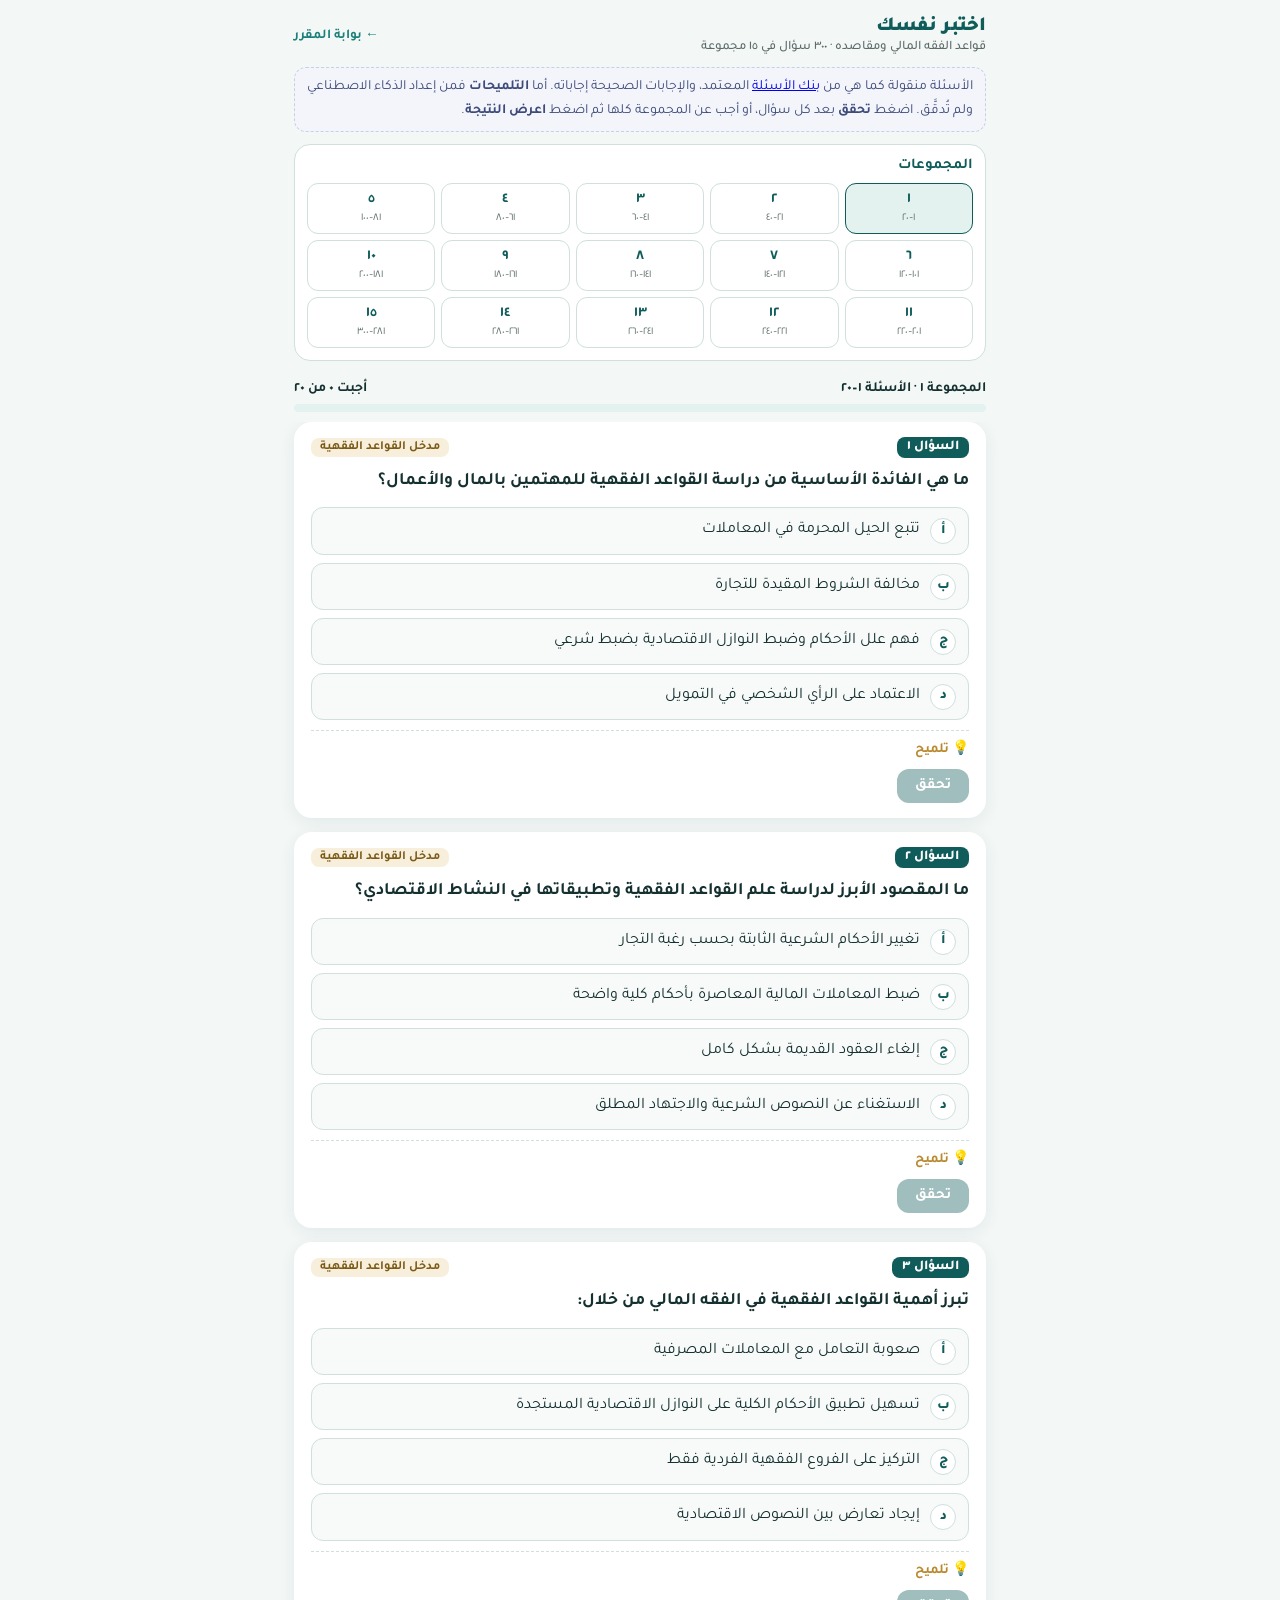
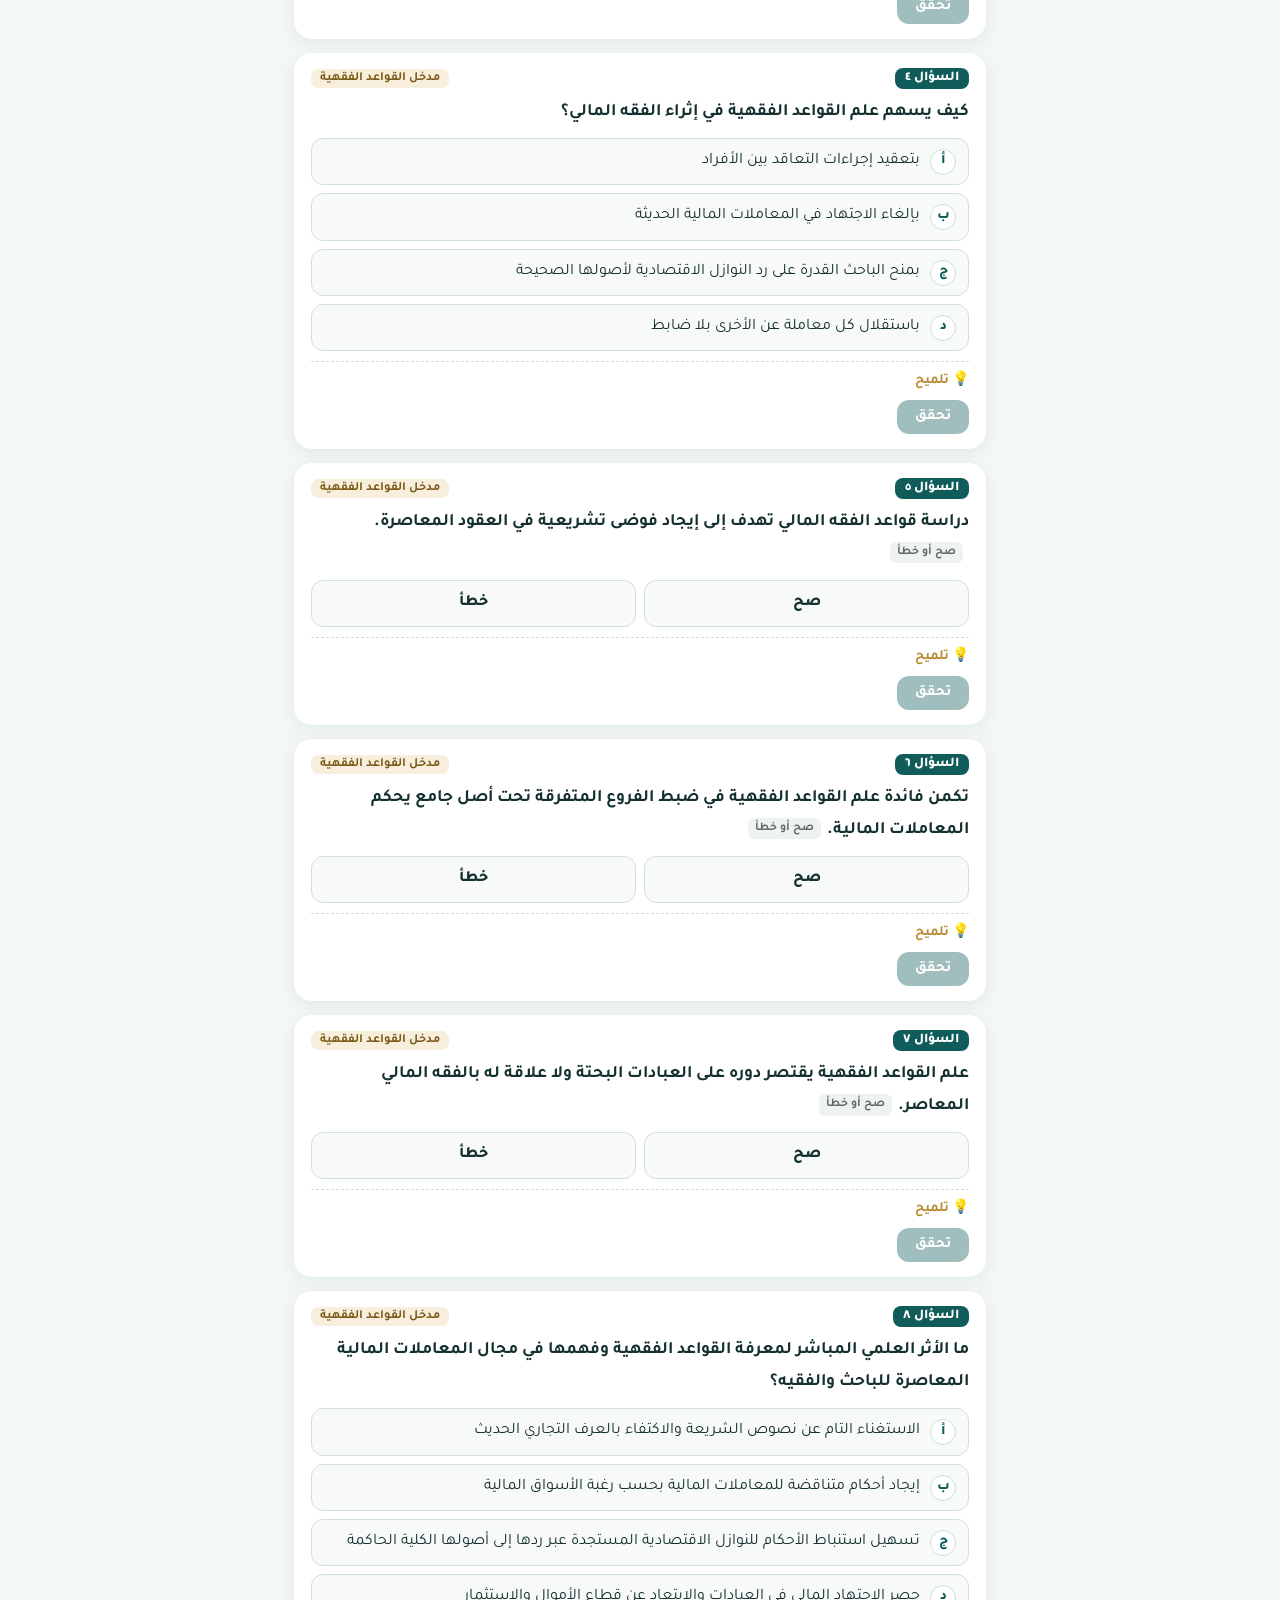
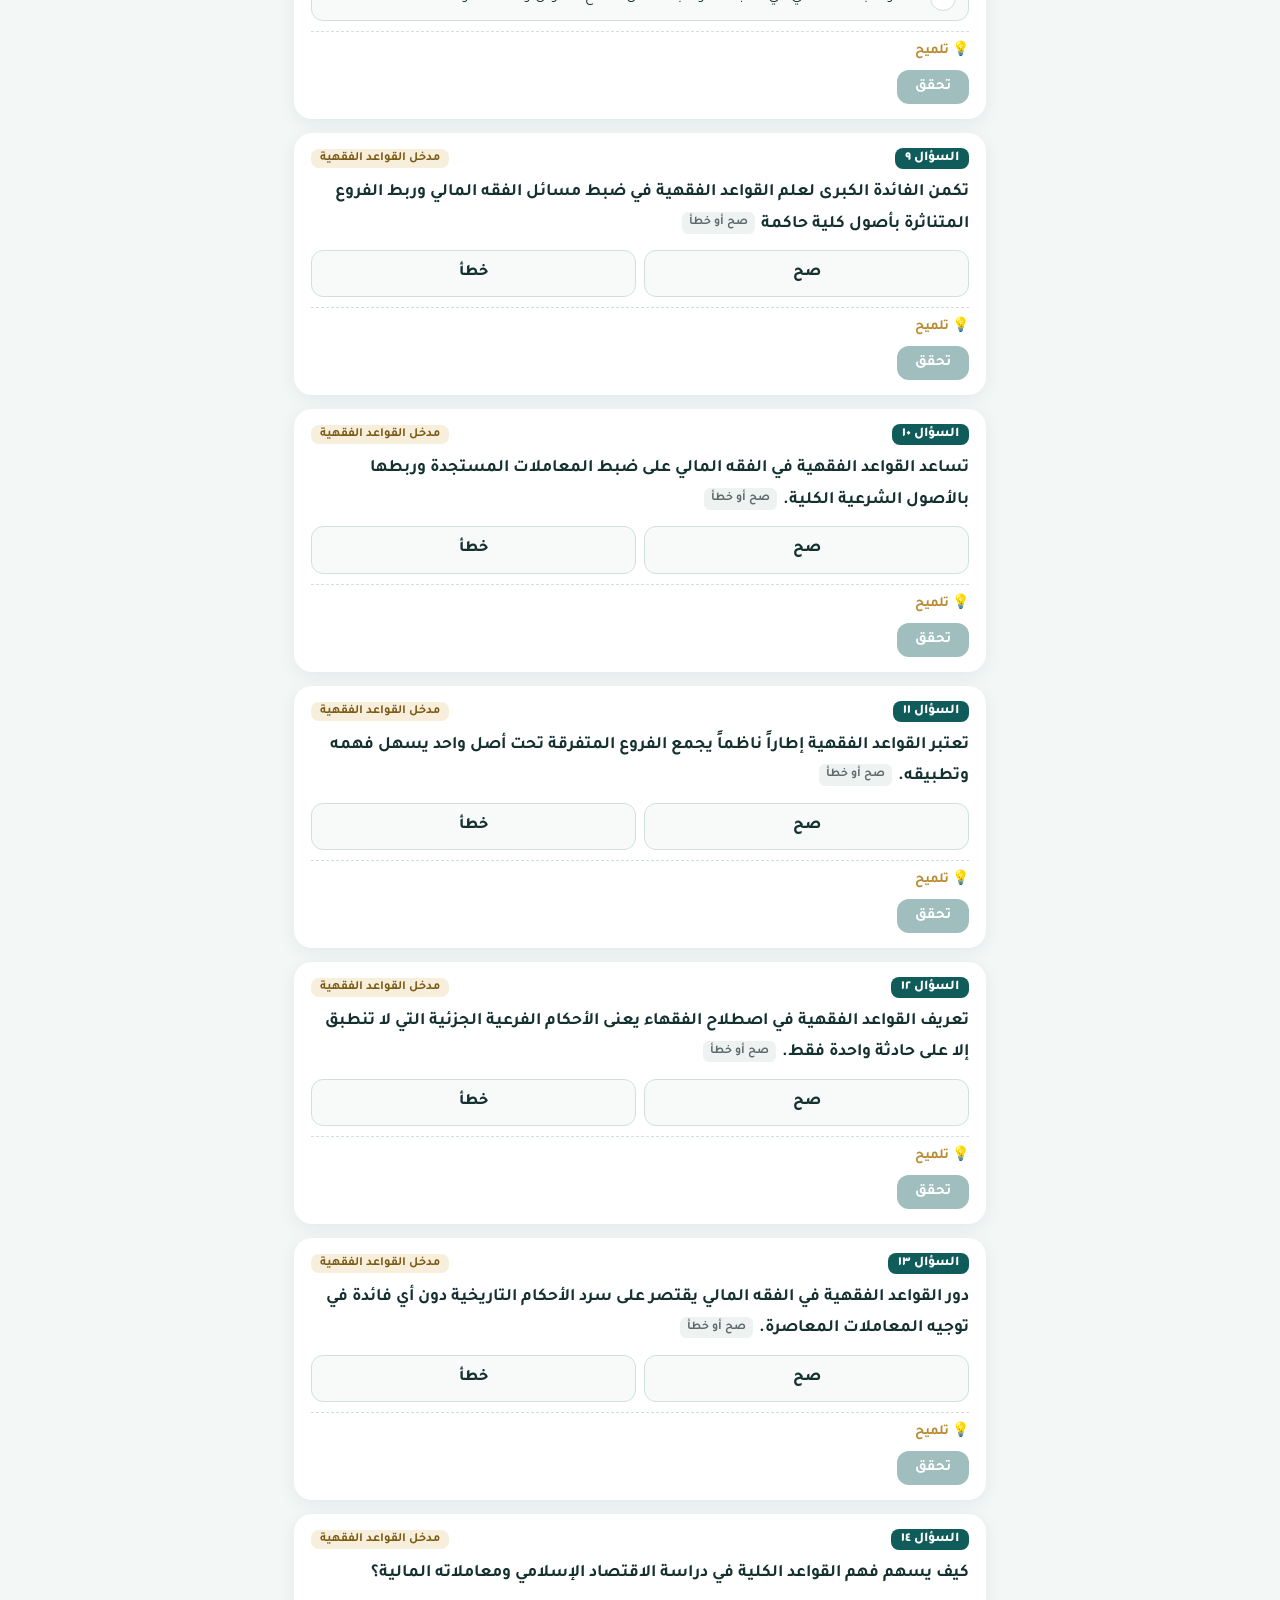
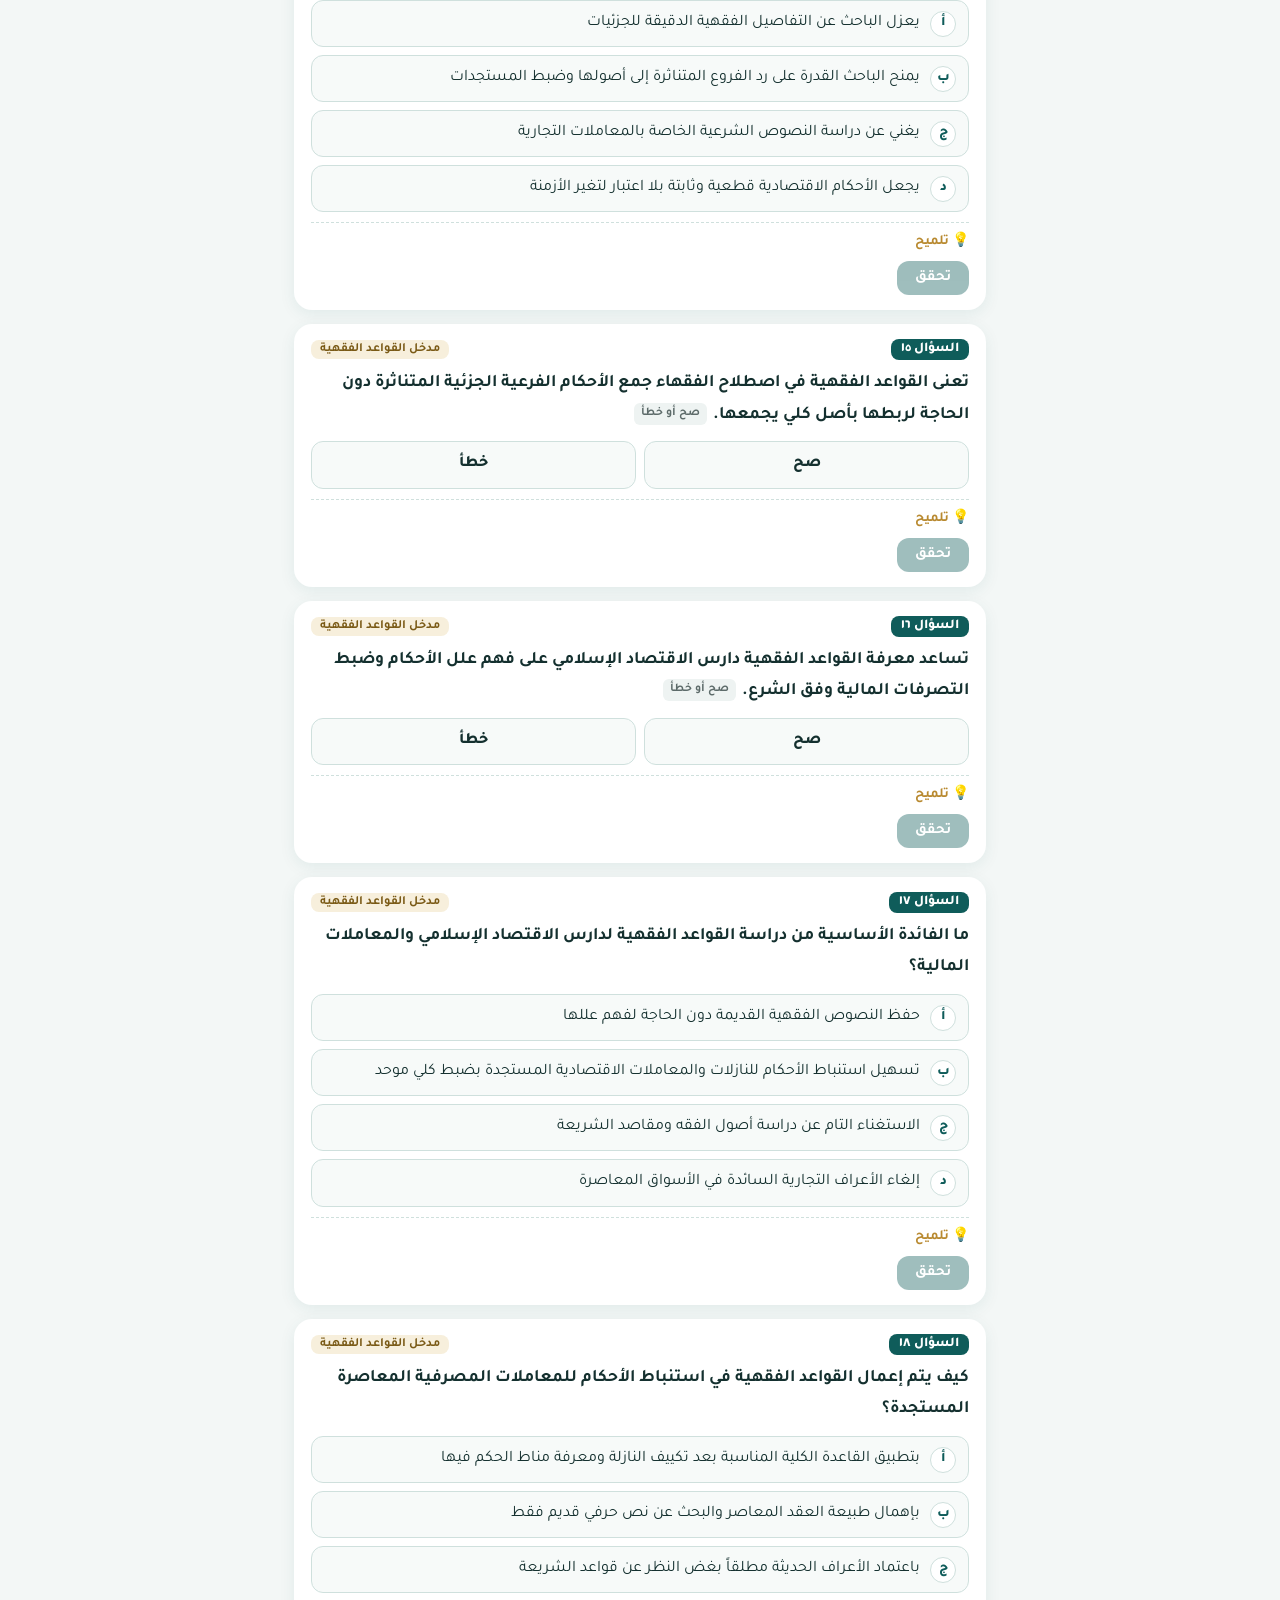
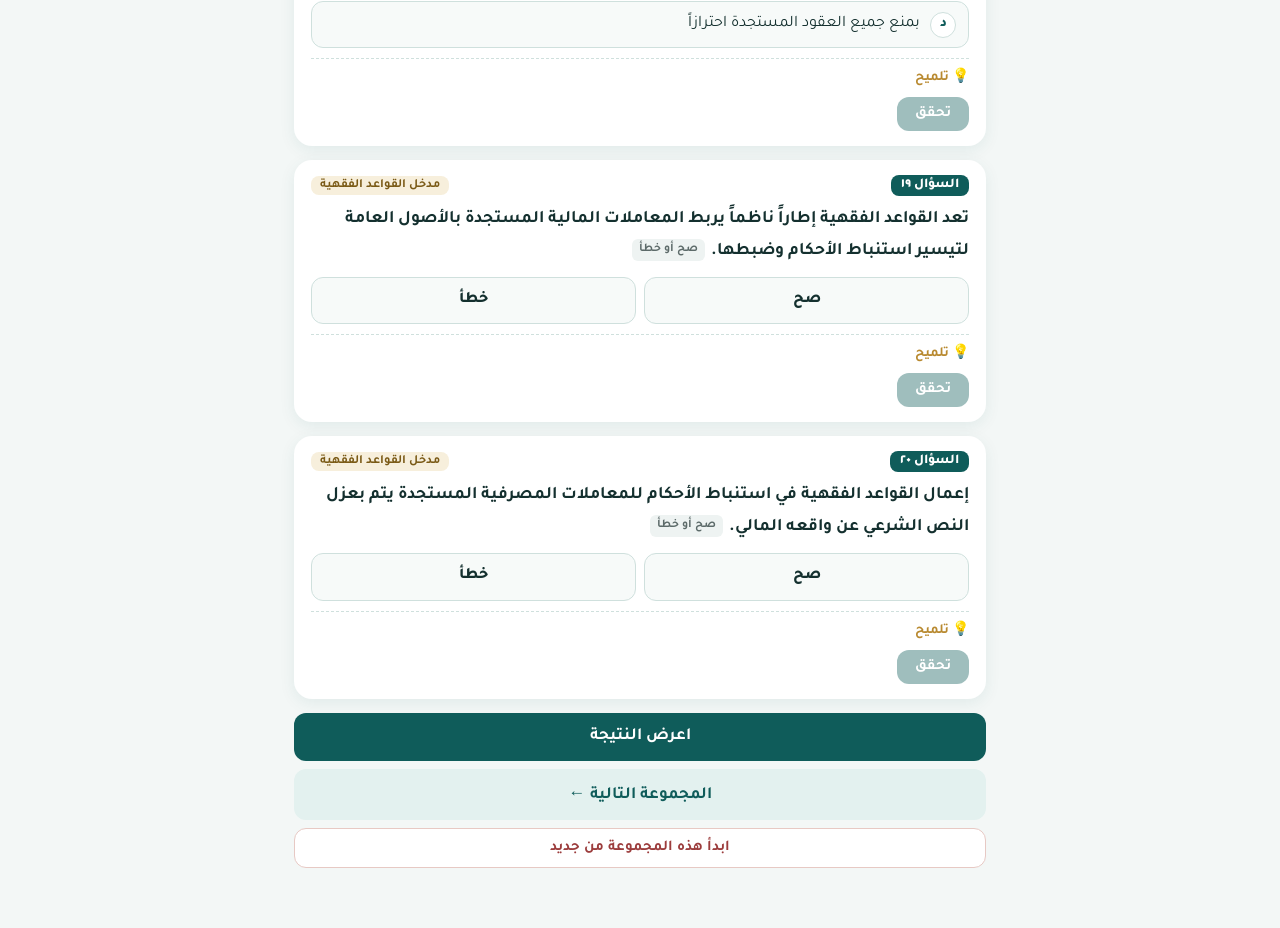
<file: sites/quiz/index.html>
<!DOCTYPE html>
<html lang="ar" dir="rtl"><head><meta charset="utf-8"><meta name="viewport" content="width=device-width,initial-scale=1">
<title>اختبر نفسك — قواعد الفقه المالي ومقاصده</title>
<link rel="preconnect" href="https://fonts.googleapis.com"><link rel="preconnect" href="https://fonts.gstatic.com" crossorigin>
<link href="https://fonts.googleapis.com/css2?family=Tajawal:wght@400;500;700;800;900&display=swap" rel="stylesheet">
<style>
:root{--ink:#14302f;--teal:#0f5c5a;--teal2:#1b7f7a;--tealL:#e3f1ef;--gold:#b8892f;--goldL:#f7efdc;--rose:#9c3d3d;--roseL:#fbeceb;--ok:#1d7a4a;--okL:#e5f5ec;--gray:#5d6b6a;--line:#cfe0dd;--bg:#f3f7f6}
*{box-sizing:border-box;margin:0;padding:0}
body{font-family:Tajawal,sans-serif;background:var(--bg);color:var(--ink);min-height:100vh;font-size:16.5px}
.wrap{max-width:720px;margin:0 auto;padding:14px 14px 60px}
.btn{font-family:inherit;border:none;cursor:pointer;border-radius:12px;font-weight:700}
header.top{display:flex;align-items:center;justify-content:space-between;gap:10px;margin-bottom:10px}
header.top h1{font-size:20px;font-weight:900;color:var(--teal);line-height:1.3}
header.top h1 small{display:block;font-size:13px;font-weight:500;color:var(--gray)}
header.top a{font-size:13.5px;color:var(--teal2);font-weight:700;text-decoration:none;white-space:nowrap}
.note{background:#f3f5fb;border:1px dashed #c9cfe6;border-radius:12px;padding:8px 12px;margin-bottom:12px;font-size:14px;line-height:1.7;color:#3d4a7a}
.panel{background:#fff;border:1px solid var(--line);border-radius:16px;padding:12px;margin-bottom:12px}
.panel h2{font-size:15px;color:var(--teal);margin-bottom:8px;display:flex;justify-content:space-between;align-items:center}
.panel h2 span{font-size:13px;color:var(--gray);font-weight:500}
.sets{display:grid;grid-template-columns:repeat(5,1fr);gap:6px}
.set{font-family:inherit;background:#fff;border:1.5px solid var(--line);border-radius:11px;padding:6px 2px;cursor:pointer;color:var(--ink);text-align:center;line-height:1.3}
.set b{display:block;font-size:15px;color:var(--teal)}
.set small{font-size:11.5px;color:var(--gray)}
.set.on{border-color:var(--teal);background:var(--tealL)}
.set.done{border-color:var(--ok)}
.set.done small{color:var(--ok);font-weight:700}
.status{position:sticky;top:0;z-index:5;background:var(--bg);padding:8px 0 10px}
.status .row{display:flex;justify-content:space-between;font-size:14px;font-weight:700;margin-bottom:6px}
.bar{height:8px;background:var(--tealL);border-radius:9px;overflow:hidden}.bar i{display:block;height:100%;background:linear-gradient(90deg,var(--teal2),var(--gold));transition:width .3s}
.q{background:#fff;border-radius:18px;box-shadow:0 4px 16px rgba(15,92,90,.08);margin-bottom:14px;overflow:hidden;border:1.5px solid transparent;scroll-margin-top:70px}
.q.right{border-color:#9fd3b6}.q.wrong{border-color:#e3b2ae}.q.miss{border-color:#e6cf9c}
.qin{padding:14px 16px 14px}
.qmeta{display:flex;justify-content:space-between;align-items:center;gap:8px;margin-bottom:8px}
.qn{background:var(--teal);color:#fff;border-radius:8px;padding:2px 10px;font-size:13.5px;font-weight:800}
.tp{background:var(--goldL);color:#7a5a16;border-radius:8px;padding:2px 9px;font-size:12.5px;font-weight:700}
.qt{font-size:17.5px;font-weight:700;line-height:1.8;margin-bottom:10px}
.tf{display:inline-block;font-size:12px;font-weight:700;color:var(--gray);background:#eef3f2;border-radius:6px;padding:0 7px;margin-inline-start:6px;vertical-align:middle}
.opts{display:grid;gap:8px}
.op{display:flex;gap:10px;align-items:flex-start;width:100%;text-align:right;font-family:inherit;font-size:16px;line-height:1.7;background:#f7faf9;border:1.5px solid var(--line);border-radius:12px;padding:9px 12px;cursor:pointer;color:var(--ink)}
.op .l{flex:none;width:26px;height:26px;border-radius:50%;border:1.5px solid var(--line);background:#fff;display:grid;place-items:center;font-weight:800;font-size:14px;color:var(--teal);margin-top:1px}
.op.sel{border-color:var(--teal);background:var(--tealL)}.op.sel .l{background:var(--teal);color:#fff;border-color:var(--teal)}
.tfo{grid-template-columns:1fr 1fr}.tfo .op{justify-content:center;font-weight:800}
.op.good{border-color:var(--ok);background:var(--okL)}.op.good .l{background:var(--ok);border-color:var(--ok);color:#fff}
.op.bad{border-color:var(--rose);background:var(--roseL)}.op.bad .l{background:var(--rose);border-color:var(--rose);color:#fff}
.locked .op{cursor:default}
.hint{margin-top:10px;border-top:1px dashed var(--line);padding-top:8px}
.hint summary{cursor:pointer;font-size:14px;font-weight:700;color:var(--gold);list-style:none}
.hint summary::-webkit-details-marker{display:none}
.hint p{margin-top:6px;font-size:14.5px;line-height:1.75;background:var(--goldL);border-radius:10px;padding:7px 11px;color:#5e4510}
.qact{display:flex;gap:8px;align-items:center;margin-top:10px;flex-wrap:wrap}
.chk{background:var(--teal);color:#fff;padding:8px 18px;font-size:15px}
.chk:disabled{opacity:.4;cursor:default}
.res{font-size:14.5px;font-weight:700;line-height:1.7}
.res.r{color:var(--ok)}.res.w{color:var(--rose)}.res.m{color:#8a6414}
.res .ca{display:block;font-weight:500;color:var(--ink)}
.res .ca b{color:var(--ok)}
.foot{display:grid;gap:8px;margin-top:6px}
.foot .btn{padding:14px;font-size:17px}
.pri{background:var(--teal);color:#fff}.sec{background:var(--tealL);color:var(--teal)}.gh{background:#fff;color:var(--rose);border:1px solid #e7c9c4!important;font-size:15px!important;padding:10px!important}
.summary{background:#fff;border-radius:18px;padding:18px;text-align:center;margin-bottom:14px;box-shadow:0 4px 16px rgba(15,92,90,.08);display:none;scroll-margin-top:10px}
.summary.show{display:block}
.summary .big{font-size:44px;font-weight:900;color:var(--teal);line-height:1.2}
.summary .big small{font-size:20px;color:var(--gray)}
.summary p{color:var(--gray);margin:4px 0 12px;line-height:1.7}
.chips{display:flex;flex-wrap:wrap;gap:6px;justify-content:center;margin-bottom:12px}
.chips a{text-decoration:none;font-size:13px;font-weight:800;border-radius:8px;padding:3px 9px}
.chips .w{background:var(--roseL);color:var(--rose)}.chips .m{background:var(--goldL);color:#7a5a16}
.summary .btn{padding:11px 16px;font-size:15px;margin:3px}
#toast{position:fixed;bottom:22px;left:50%;transform:translateX(-50%) translateY(20px);background:var(--ink);color:#fff;padding:10px 18px;border-radius:12px;font-size:14.5px;opacity:0;pointer-events:none;transition:.25s;z-index:30;max-width:90%}
#toast.show{opacity:1;transform:translateX(-50%)}
@media(max-width:520px){.sets{grid-template-columns:repeat(5,1fr)}.set small{font-size:10.5px}.qt{font-size:16.5px}.op{font-size:15.5px}}
</style></head><body>
<div class="wrap">
<header class="top"><h1>اختبر نفسك<small>قواعد الفقه المالي ومقاصده · ٣٠٠ سؤال في ١٥ مجموعة</small></h1><a href="../../">← بوابة المقرر</a></header>
<div class="note">الأسئلة منقولة كما هي من <a href="https://app-exams.com/bank-view.html#dEH1PwmddGnDlEsJHhyUSQ" target="_blank" rel="noopener">بنك الأسئلة</a> المعتمد، والإجابات الصحيحة إجاباته. أما <b>التلميحات</b> فمن إعداد الذكاء الاصطناعي ولم تُدقَّق. اضغط <b>تحقق</b> بعد كل سؤال، أو أجب عن المجموعة كلها ثم اضغط <b>اعرض النتيجة</b>.</div>
<div class="panel"><h2>المجموعات <span id="overall"></span></h2><div class="sets" id="sets"></div></div>
<div class="status"><div class="row"><span id="stTitle"></span><span id="stCount"></span></div><div class="bar"><i id="stBar"></i></div></div>
<div class="summary" id="summary"></div>
<div id="qs"></div>
<div class="foot">
<button class="btn pri" id="finishBtn">اعرض النتيجة</button>
<button class="btn sec" id="nextBtn">المجموعة التالية ←</button>
<button class="btn gh" id="resetBtn">ابدأ هذه المجموعة من جديد</button>
</div>
</div>
<div id="toast"></div>
<script>
const TOPICS=["مدخل القواعد الفقهية", "قواعد الضمان", "العرف والعادة", "الخراج بالضمان", "قواعد الملك والعقود", "تطبيقات القواعد", "تعريف المقاصد وأقسامها", "الضرورات الخمس", "ضرورة المال وحفظه", "مقاصد المال بأنواعه"];
const Q=[[1,1,"ما هي الفائدة الأساسية من دراسة القواعد الفقهية للمهتمين بالمال والأعمال؟",["تتبع الحيل المحرمة في المعاملات","مخالفة الشروط المقيدة للتجارة","فهم علل الأحكام وضبط النوازل الاقتصادية بضبط شرعي","الاعتماد على الرأي الشخصي في التمويل"],2,"القواعد تجمع العلل وتضبط المستجدات، فابحث عن الخيار الذي يجمع «الفهم» و«الضبط»."],[2,1,"ما المقصود الأبرز لدراسة علم القواعد الفقهية وتطبيقاتها في النشاط الاقتصادي؟",["تغيير الأحكام الشرعية الثابتة بحسب رغبة التجار","ضبط المعاملات المالية المعاصرة بأحكام كلية واضحة","إلغاء العقود القديمة بشكل كامل","الاستغناء عن النصوص الشرعية والاجتهاد المطلق"],1,"القاعدة «كلية»، ووظيفتها الضبط لا الإلغاء ولا التغيير."],[3,1,"تبرز أهمية القواعد الفقهية في الفقه المالي من خلال:",["صعوبة التعامل مع المعاملات المصرفية","تسهيل تطبيق الأحكام الكلية على النوازل الاقتصادية المستجدة","التركيز على الفروع الفقهية الفردية فقط","إيجاد تعارض بين النصوص الاقتصادية"],1,"الأهمية تكون في «التسهيل» لا في الصعوبة أو التعارض."],[4,1,"كيف يسهم علم القواعد الفقهية في إثراء الفقه المالي؟",["بتعقيد إجراءات التعاقد بين الأفراد","بإلغاء الاجتهاد في المعاملات المالية الحديثة","بمنح الباحث القدرة على رد النوازل الاقتصادية لأصولها الصحيحة","باستقلال كل معاملة عن الأخرى بلا ضابط"],2,"فكّر في «ردّ» الجديد إلى أصله."],[5,1,"دراسة قواعد الفقه المالي تهدف إلى إيجاد فوضى تشريعية في العقود المعاصرة.",["صح","خطأ"],1,"هل غاية القواعد الضبط أم الفوضى؟"],[6,1,"تكمن فائدة علم القواعد الفقهية في ضبط الفروع المتفرقة تحت أصل جامع يحكم المعاملات المالية.",["صح","خطأ"],0,"تذكّر معنى «القاعدة الكلية»: أصل يجمع فروعًا."],[7,1,"علم القواعد الفقهية يقتصر دوره على العبادات البحتة ولا علاقة له بالفقه المالي المعاصر.",["صح","خطأ"],1,"المقرر نفسه اسمه «قواعد الفقه المالي»."],[8,1,"ما الأثر العلمي المباشر لمعرفة القواعد الفقهية وفهمها في مجال المعاملات المالية المعاصرة للباحث والفقيه؟",["الاستغناء التام عن نصوص الشريعة والاكتفاء بالعرف التجاري الحديث","إيجاد أحكام متناقضة للمعاملات المالية بحسب رغبة الأسواق المالية","تسهيل استنباط الأحكام للنوازل الاقتصادية المستجدة عبر ردها إلى أصولها الكلية الحاكمة","حصر الاجتهاد المالي في العبادات والابتعاد عن قطاع الأموال والاستثمار"],2,"الأثر المباشر يتعلق بالاستنباط للنوازل."],[9,1,"تكمن الفائدة الكبرى لعلم القواعد الفقهية في ضبط مسائل الفقه المالي وربط الفروع المتناثرة بأصول كلية حاكمة",["صح","خطأ"],0,"الربط بين الفروع والأصول هو جوهر علم القواعد."],[10,1,"تساعد القواعد الفقهية في الفقه المالي على ضبط المعاملات المستجدة وربطها بالأصول الشرعية الكلية.",["صح","خطأ"],0,"«المستجدات» تحتاج أصلًا كليًا تُردّ إليه."],[11,1,"تعتبر القواعد الفقهية إطاراً ناظماً يجمع الفروع المتفرقة تحت أصل واحد يسهل فهمه وتطبيقه.",["صح","خطأ"],0,"«ناظم» = يجمع ويرتّب."],[12,1,"تعريف القواعد الفقهية في اصطلاح الفقهاء يعنى الأحكام الفرعية الجزئية التي لا تنطبق إلا على حادثة واحدة فقط.",["صح","خطأ"],1,"القاعدة «كلية» أم «جزئية»؟"],[13,1,"دور القواعد الفقهية في الفقه المالي يقتصر على سرد الأحكام التاريخية دون أي فائدة في توجيه المعاملات المعاصرة.",["صح","خطأ"],1,"انتبه لكلمة «يقتصر» و«دون أي فائدة»."],[14,1,"كيف يسهم فهم القواعد الكلية في دراسة الاقتصاد الإسلامي ومعاملاته المالية؟",["يعزل الباحث عن التفاصيل الفقهية الدقيقة للجزئيات","يمنح الباحث القدرة على رد الفروع المتناثرة إلى أصولها وضبط المستجدات","يغني عن دراسة النصوص الشرعية الخاصة بالمعاملات التجارية","يجعل الأحكام الاقتصادية قطعية وثابتة بلا اعتبار لتغير الأزمنة"],1,"القواعد لا تُغني عن النصوص؛ ابحث عن «الرد والضبط»."],[15,1,"تعنى القواعد الفقهية في اصطلاح الفقهاء جمع الأحكام الفرعية الجزئية المتناثرة دون الحاجة لربطها بأصل كلي يجمعها.",["صح","خطأ"],1,"جمعٌ بلا أصل كلي لا يسمّى قاعدة."],[16,1,"تساعد معرفة القواعد الفقهية دارس الاقتصاد الإسلامي على فهم علل الأحكام وضبط التصرفات المالية وفق الشرع.",["صح","خطأ"],0,"فهم العلة من أبرز فوائد القواعد."],[17,1,"ما الفائدة الأساسية من دراسة القواعد الفقهية لدارس الاقتصاد الإسلامي والمعاملات المالية؟",["حفظ النصوص الفقهية القديمة دون الحاجة لفهم عللها","تسهيل استنباط الأحكام للنازلات والمعاملات الاقتصادية المستجدة بضبط كلي موحد","الاستغناء التام عن دراسة أصول الفقه ومقاصد الشريعة","إلغاء الأعراف التجارية السائدة في الأسواق المعاصرة"],1,"الخيارات المتطرفة («الاستغناء التام»، «إلغاء») غالبًا خاطئة."],[18,1,"كيف يتم إعمال القواعد الفقهية في استنباط الأحكام للمعاملات المصرفية المعاصرة المستجدة؟",["بتطبيق القاعدة الكلية المناسبة بعد تكييف النازلة ومعرفة مناط الحكم فيها","بإهمال طبيعة العقد المعاصر والبحث عن نص حرفي قديم فقط","باعتماد الأعراف الحديثة مطلقاً بغض النظر عن قواعد الشريعة","بمنع جميع العقود المستجدة احترازاً"],0,"الخطوات: تكييف النازلة ← معرفة المناط ← تنزيل القاعدة."],[19,1,"تعد القواعد الفقهية إطاراً ناظماً يربط المعاملات المالية المستجدة بالأصول العامة لتيسير استنباط الأحكام وضبطها.",["صح","خطأ"],0,"الربط والتيسير والضبط: وظائف القاعدة."],[20,1,"إعمال القواعد الفقهية في استنباط الأحكام للمعاملات المصرفية المستجدة يتم بعزل النص الشرعي عن واقعه المالي.",["صح","خطأ"],1,"الاستنباط الصحيح يربط النص بالواقع لا يعزله."],[21,1,"دراسة قواعد الفقه المالي ومقاصده تهدف إلى إبعاد الشريعة عن مواكبة التطورات الاقتصادية الحديثة",["صح","خطأ"],1,"القواعد أداة للمواكبة لا للإبعاد."],[22,1,"تعتبر القواعد الفقهية أصولاً كلية يُرجع إليها لاستنباط الأحكام الشرعية للوقائع المستجدة في المعاملات المالية",["صح","خطأ"],0,"«أصول كلية يُرجع إليها» وصف دقيق للقاعدة."],[23,1,"تعتبر القواعد الفقهية أدوات منهحية دقيقة يعتمد عليها المجتهد لاستنباط الأحكام الشرعية للنوازل الاقتصادية والمالية المستجدة.",["صح","خطأ"],0,"المجتهد يحتاج أداة منهجية للنوازل."],[24,1,"ما الدور الأساسي للقواعد الفقهية الكبرى في مجال الفقه المالي؟",["تأصيل الأحكام الكلية وجمع النظائر المتفرقة لتسهيل استنباط أحكام المعاملات المستجدة","إلغاء النصوص الشرعية والاعتماد على آراء الأفراد","منع الاجتهاد في النوازل الاقتصادية الحديثة بالكلية","تحديد أسعار السلع في الأسواق العالمية بشكل إلزامي"],0,"«جمع النظائر» من أخص أوصاف القواعد."],[25,1,"كيف يتم إعمال قاعدة الأمور بمقاصدها عند استنباط الحكم الشرعي لتعاملات الصيرفة الإسلامية المعاصرة؟",["بالنظر حصراً إلى الألفاظ والمباني المكتوبة في العقود بغض النظر عن النوايا","بإلغاء العقود تماماً والاعتماد على العرف التجاري البحت","بالتطبيق المباشر لمقاصد العاقدين والمعاني المرادة دون الاكتفاء بالصيغ اللفظية الصورية إذا خالفت الحقيقة","بإثبات الصحة لكل عقد مهما كانت نية المتعاقدين ظالمة"],2,"اسم القاعدة نفسه يدلك: «المقاصد»."],[26,1,"ما هي المنهجية الصحيحة لاستنباط الأحكام الاقتصادية عند تداخل القواعد الفقهية الكبرى وتعارض ظاهرها؟",["إلغاء القواعد الفرعية والتركيز على العرف العام دون ضوابط","الأخذ باللفظ الصريح وإلغاء القصد تماماً في كل المعاملات المعاصرة","الجمع بين المقاصد الشرعية العامة وقواعد الفقه المالي مع إعمال قاعدة المشقة تجلب التيسير في مواطن رفع الحرج بشرط عدم إبطال الحقوق","تجاهل النوازل المالية وعدم البحث عن حلول فقهية لها"],2,"عند التعارض الظاهري: «الجمع» مقدَّم على الإلغاء."],[27,1,"كيف تُعمل قاعدة العبرة للمقاصد والمعاني لا للألفاظ والمباني في استنباط الحكم لعقد التورق المصرفي المنظم؟",["بالنظر إلى القصد الحقيقي للأطراف وهو التمويل النقدي وليس صورة السلع الظاهرة","بالوقوف عند الألفاظ الحرفية للعقود وترك النوايا","بإلغاء العقود إذا احتوت على مصطلحات أجنبية","باختيار اللفظ الأغلى ثمناً بغض النظر عن النتيجة"],0,"ما الذي يريده العميل فعلًا في التورق المنظم: السلعة أم النقد؟"],[28,1,"ما هو الدور الأساسي للقواعد الفقهية في مجال الفقه المالي والمعاملات؟",["تحديد الأسعار الرسمية للسلع في الأسواق المحلية والعالمية","ضبط المعاملات المستجدة وردها إلى الأصول العامة لتحديد الحكم الشرعي لها","منع الأفراد من ممارسة التجارة الحرة بشكل نهائي","إلغاء جميع العقود التقليدية واستبدالها بالقوانين الوضعية"],1,"القاعدة الفقهية تحدد «الحكم» لا «السعر»."],[29,1,"المراد بقواعد الفقه المالي هو مجموعة الأحكام الاقتصادية الوضعيّة التي تحدد أسعار السوق بمعزل عن الضوابط الشرعية.",["صح","خطأ"],1,"كلمة «الوضعية» و«بمعزل عن الشرع» تنافي وصفها بالفقهية."],[30,1,"فهم المقاصد الشرعية يساعد المجتهد في إعمال القواعد الفقهية بصورة صحيحة تلبي حاجات النشاط الاقتصادي وترفع الحرج.",["صح","خطأ"],0,"المقاصد والقواعد يتكاملان."],[31,1,"تعمل القواعد الفقهية في الفقه المالي على ضبط المعاملات المستجدة وردها إلى الأصول العامة للشرع بما يحقق مصالح العباد ويدفع المفاسد.",["صح","خطأ"],0,"جلب المصالح ودرء المفاسد غاية الشريعة كلها."],[32,2,"أي من القواعد التالية تحكم حالة الشخص الذي تسبب في إتلاف مال غيره بطريقة مباشرة دون قصد جنائي؟",["المشقة تجلب التيسير والتخفيف","اليقين لا يزول بالشك المطلق","المباشر ضامن وإن لم يتعدَّ","العادة محكمة في المعاملات"],2,"الكلمة المفتاحية في السؤال: «بطريقة مباشرة»."],[33,2,"الاضطرار في المعاملات المالية يبيح إسقاط حقوق الغير المالية تماماً دون تعويض.",["صح","خطأ"],1,"تذكّر: «الاضطرار لا يبطل حق الغير»."],[34,2,"قاعدة المباشر ضامن وإن لم يتعدَّ تطبق على من أتلف مالاً لغيره بالفعل المباشر بغض النظر عن وجود قصد العدوان",["صح","خطأ"],0,"«وإن لم يتعدَّ» تعني: حتى بلا قصد عدوان."],[35,2,"الأموال تضمن بالخطأ كما تضمن بالعمد استناداً إلى قاعدة لا ضرر ولا ضرار.",["صح","خطأ"],0,"حق المالك لا يضيع لأن المتلف أخطأ."],[36,2,"يحق للشخص أخذ ماله المغتصب بطريقة سرية وخاصة متى ما قدر عليها بناءً على قاعدة الظفر بالحق دون ضوابط.",["صح","خطأ"],1,"انتبه لعبارة «دون ضوابط»."],[37,2,"قاعدة الاضطرار لا يبطل حق الغير توجب حفظ الحقوق المالية لأصحابها حتى في حالات الضرورة.",["صح","خطأ"],0,"الضرورة تبيح الفعل، لكن هل تُسقط الحق؟"],[38,2,"اشترى شخص سلعة وتلفت تحت يده بسبب خطأ غير مقصود منه، فما الحكم الفقهي لضمان هذه السلعة استناداً للقواعد المالية؟",["تسقط القيمة كلياً لعدم وجود قصد التعدي أو الإتلاف","تضمن السلعة لأن الأموال تضمن بالخطأ كما تضمن بالعمد","يضمن نصف القيمة فقط تخفيفاً لحال الخطأ غير المباشر","لا ضمان عليه إلا إذا وُجد شرط صريح بذلك في العقد"],1,"الخطأ والعمد سواء في ضمان المال."],[39,2,"حالة الاضطرار التي تمر بها المنشآت الاقتصادية تبيح لها الانتفاع بملكية الغير لكنها لا تسقط عنه حق الضمان والتعويض",["صح","خطأ"],0,"تبيح الانتفاع ولا تُسقط الضمان."],[40,2,"يجوز للمستأجر أن يجمع بين الأجر المستحق عليه والضمان لعين المستودع في وقت واحد بناءً على القواعد المالية",["صح","خطأ"],1,"تذكّر قاعدة «الأجر والضمان لا يجتمعان»."],[41,2,"شركة تسببت في إتلاف بضاعة لتاجر آخر نتيجة خطأ مهني دون تعمد، فما القاعدة الحاكمة لضمان المال هنا؟",["اليقين لا يزول بالشك","المشقة تجلب التيسير","الأموال تضمن بالخطأ كما تضمن بالعمد","التابع تابع"],2,"السؤال يركّز على «الخطأ دون تعمد»."],[42,2,"إذا قام شخص بالاعتداء المباشر على مال غيره وإتلافه دون قصد التعدي، فما القاعدة الفقهية التي توجب عليه الضمان؟",["الأجر والضمان لا يجتمعان","الظفر بالحق بالطرق الخاصة","المباشر ضامن وإن لم يتعدّ","التتابع في العقود المالية"],2,"«مباشر» + «دون قصد التعدي»."],[43,2,"أي من القواعد التالية تنظم مسألة استحقاق الأجر مقابل الضمان في العقود المالية؟",["الأجر والضمان لا يجتمعان","اليقين لا يزول بالشك","العادة محكمة","الأمور بمقاصدها"],0,"السؤال جمع كلمتي «الأجر» و«الضمان»."],[44,2,"الشخص الذي يباشر إتلاف مال غيره بلا تعدٍّ منه ولا قصد للإضرار يُعفى تماماً من الضمان استناداً لقاعدة لا ضرر ولا ضرار",["صح","خطأ"],1,"المباشر ضامن «وإن لم يتعدَّ»."],[45,2,"ما المقصود بقاعدة الظفر بالحق في إطار المعاملات المالية والاقتصادية؟",["استخدام القوة والعنف لانتزاع الأموال من المماطلين","تنازل الدائن عن حقه نهائياً متى ما تعذر السداد","أخذ صاحب الحق حقه من مال خصمه بطريق مشروع دون نزاع قضائي إذا كان قادراً عليه بلا مفاسد أكبر","إجبار المدين على بيع أملاكه الشخصية دون إذن القاضي"],2,"«الظفر» أخذٌ مشروع مضبوط بعدم المفسدة."],[46,2,"أي من القواعد التالية تقرر أن الضرر يزال وأنه لا يجوز إلحاق الضرر بالآخرين في التعاملات الاقتصادية؟",["اليقين لا يزول بالشك","لا ضرر ولا ضرار","الأمور بمقاصدها","المشقة تجلب التيسير"],1,"كلمة «الضرر» مذكورة صراحة في إحدى القواعد."],[47,2,"أي من القواعد التالية تقرر ضمان المال التالف بغض النظر عن كون الإتلاف صادراً عن عمد أو خطأ؟",["الاضطرار لا يبطل حق الغير","الأموال تضمن بالخطأ كما تضمن بالعمد","الأجر والضمان لا يجتمعان","المباشر ضامن وإن لم يتعدَ"],1,"السؤال ذكر «عمد أو خطأ» فاختر القاعدة التي فيها اللفظان."],[48,2,"ما القاعدة الفقهية التي تؤكد أن التعدي على أموال الآخرين يوجب ضمانها سواء وقع الفعل عن قصد وترصد أو عن غير قصد؟",["الأموال تضمن بالخطأ كما تضمن بالعمد","الاضطرار لا يبطل حق الغير","المباشر ضامن وإن لم يتعدَ","الأجر والضمان لا يجتمعان"],0,"«قصد» = عمد، «غير قصد» = خطأ."],[49,2,"تعرض شخص لحالة اضطرار مالي شديد استدعت استدانة مال من آخر، فكيف يؤثر هذا الاضطرار على حقوق الطرف الدائن؟",["يسقط حق الدائن المالي تماماً لتساوي الحاجات","يؤجل الدين إلى أجل مسمى بلا رضا الدائن","الاضطرار لا يبطل حق الغير ويبقى الدين ثابتاً في ذمة المدين","يتحمل بيت المال سداد الدين بالنيابة عن المضطر فوراً"],2,"الحاجة لا تمحو الدين."],[50,2,"تسببت آلية عمل بأحد المصانع في إتلاف معدات مجاورة دون قصد العدوان المباشر من العامل، فأي قاعدة فقهية تُطبق لضمان تلك الأضرار؟",["قاعدة الأمور بمقاصدها","قاعدة المشقة تجلب التيسير","قاعدة اليقين لا يزول بالشك","قاعدة المباشر ضامن وإن لم يتعدَ"],3,"الإتلاف وقع بالفعل نفسه وإن غاب قصد العدوان."],[51,2,"يجوز اجتماع الأجر والضمان معاً لشخص واحد في عقد الإجارة المعاصرة دون أي ضوابط أو استثناءات.",["صح","خطأ"],1,"قاعدة الباب تنفي اجتماعهما."],[52,2,"قاعدة المباشر ضامن وإن لم يتعدَ تعني أن من أتلف مال غيره مباشرة يتحمل ضمانه ولو لم يكن متعمدًا أو متعدياً.",["صح","خطأ"],0,"هذا شرح حرفي للقاعدة."],[53,2,"أجرى تاجر عقداً مالياً استحق بموجبه أجراً لقاء عمل معين، فحدث تلف في المال محل العمل دون تفريط منه، فكيف يُعامل استحقاق الأجر مع ضمان التلف استناداً للقواعد المالية؟",["يجتمع الأجر والضمان معاً للمستأجر طالما استلم المال","يسقط الضمان ويثبت الأجر وجوباً للمالك الأصلي فقط","لا يجتمع الأجر والضمان للمعمل لأن الأجر مقابل العمل والضمان مقابل التلف","يثبت الضمان للمتسبب ويجوز أخذ الأجر فوقه كتعويض إضافي"],2,"الأجر مقابل شيء، والضمان مقابل شيء آخر؛ فهل يجتمعان؟"],[54,2,"قام دائن بأخذ حقه من مال مدينه الجاحد دون رضاه ودون اللجوء للقضاء مع توافر شروط معينة، فما التكييف الفقهي لهذه الحالة الاقتصادية؟",["قاعدة الغرر الكثير يفسد العقود","قاعدة الأصل في العقود اللزوم","قاعدة المباشر ضامن وإن لم يتعدَ","قاعدة الظفر بالحق"],3,"أخذُ الحق بنفسه دون قضاء له اسم خاص."],[55,3,"ما المراد الأساسي بقاعدة العادة محكمة في سياق المعاملات المالية والاقتصادية المعاصرة؟",["جعل الأعراف الشخصية الفردية ملزمة لكافة المتعاقدين في السوق المالي","إلغاء التشريعات المنظمة للتجارة والاعتماد كلياً على العرف السائد","اعتبار ما اعتاده الناس واستقر في معاملاتهم مرجعاً لضبط العقود والشروط عند عدم النص","منع التجديد والابتكار في صيغ العقود المالية الحديثة بشكل قطعي"],2,"العرف المعتبر عامٌّ مستقر، ويُرجع إليه «عند عدم النص»."],[56,3,"عند تعامل الشركات بعرف تجاري لم يُذكر صراحة في وثيقة التعاقد، فأي القواعد الفقهية الآتية تضفي عليه الصبغة الملزمة؟",["المعروف عرفاً كالمشروط شرطاً","التابع تابع للمتبوع دائماً","اليقين لا يزول بالشك في العقد","الأمور بمقاصدها ومعانيها"],0,"عرفٌ لم يُكتب، فبأي شيء يُشبَّه؟"],[57,3,"كيف تُطبق قاعدة المعروف عرفاً كالمشروط شرطاً في تقييم الشروط التجاريّة السائدة؟",["تُعتبر الأعراف السائدة ملغاة إن لم تُكتب في العقد","تُؤخذ الأعراف التجارية المعتبرة مجرى الشروط الصريحة ما لمخالفتها الشرع","يُشترط تدوين كل عرف تجاري في عقد رسمي","تُمنع الأعراف التجارية نهائياً في المعاملات الحديثة"],1,"العرف المعتبر يجري مجرى الشرط بقيد واحد مهم."],[58,3,"إذا تعارف التجار على طريقة معينة في قبض الثمن ولم يشترطوها صراحة في العقد، فما الحكم بناءً على قاعدة العادة محكمة؟",["يُلغى العقد لعدم ذكر الشرط صراحة","المعروف عرفاً كالمشروط شرطاً فيعتبر العقد صحيحاً","يُرد الأمر إلى القاضي دون اعتبار للعرف","يُعد العقد باطلًا بطلانًا مطلقًا"],1,"عدم ذكر الشرط لا يُبطل العقد إذا كان معروفًا."],[59,3,"إذا جرى عرف المستثمرين في سوق الأوراق المالية على طريقة معينة في تسوية الصفقات دون اشتراط لفظي، فما الحكم؟",["يُعد العرف ملزماً وكأنه شرط صريح استناداً لقاعدة المعروف عرفاً كالمشروط شرطاً","يبطل التعامل المالي لعدم وجود نص كتابي صريح بين الطرفين","لا عبرة بهذا العرف ويُرد الأمر لاتفاق كل طرف على حدة","يُؤخذ بالعرف فقط إذا وافق الهوى الشخصي للمستثمر المتضرر"],0,"نفس فكرة قبض الثمن، لكن في سوق الأسهم."],[60,3,"تاجران تعاملا بناءً على عرف تجاري عام في الدولة، فما الحكم الشرعي لهذا العرف في تكييف العقود؟",["يُعد العرف باطلًا ما لم يُصاغ بقانون","لا عبرة بالعرف التجاري أمام النصوص الفردية","يُعامل العرف معاملة الشرط المكتوب بناءً على العادة محكمة","يُؤخذ بالعرف إن وافق هوى الطرفين فقط"],2,"العرف العام المعتبر = شرط مكتوب."],[61,3,"كيف تتجلى قاعدة المعروف عرفاً كالمشروط شرطاً في تطبيقات التجارة الإلكترونية المعاصرة؟",["بإسقاط كافة الشروط التجارية والاعتماد على تراضٍ مطلق غير منضبط بضوابط السوق","بمنع التعامل عبر الإنترنت لعدم وجود عرف تجاري قديم مستقر فيها","باكتفاء المشتري بالتحقق الشكلي دون التزام بأعراف المنصة ومحدداتها","باعتبار الشروط المطبوعة والآليات المعتادة في المنصات الرقمية كأنها شروط منصوصة بين الطرفين"],3,"آليات المنصة المعتادة لها حكم الشرط."],[62,3,"شركة تجارية أبرمت عقداً استناداً إلى عرف سائد ومستقر بين التجار يخالف نصاً صريحاً ثابتاً في الشريعة الإسلامية، فكيف تُكيَّف هذه المسألة فقهياً؟",["يُعمل بالعرف التجاري استناداً إلى قاعدة العادة محكمة دون اعتبار للنص","يُخير المتعاقدان بين تطبيق العرف أو تطبيق النص حسب مصلحة الشركة","يُعتبر العرف صحيحاً ويسقط النص لتعارف التجار عليه في المعاملات","يُعد العرف باطلاً ولا تعتبر العادة محكمة إلا فيما وافق الشرع وخلا من المخالفة"],3,"ما شرط اعتبار العرف؟ ألّا يخالف…"],[63,3,"المعروف عرفاً بين التجار يُعتبر كالمشروط بينهم استناداً إلى قاعدة العادة محكمة.",["صح","خطأ"],0,"هذه القاعدة فرع عن «العادة محكمة»."],[64,3,"الأعراف التجارية المخالفة للشريعة الإسلامية تعتبر محكمة ومعتبرة في صياغة العقود.",["صح","خطأ"],1,"العرف الفاسد لا يُحكَّم."],[65,3,"العادة المحكمة تعد من الأدلة التابعة التي تُبنى عليها الأحكام عند عدم النص.",["صح","خطأ"],0,"العرف يُعمل به «عند عدم النص»."],[66,3,"تعتمد قاعدة العادة محكمة على اعتبار ما استقر عليه تعامل الناس في معاملاتهم المالية ما لم يخالف نصاً شرعياً ثابتاً.",["صح","خطأ"],0,"العبارة جمعت الاستقرار وعدم المخالفة."],[67,3,"تدخل قاعدة العادة محكمة تحت القواعد الفقهية الكبرى التي يُرجع إليها في ضبط المعاملات المالية عند عدم وجود النص الخاص.",["صح","خطأ"],0,"«العادة محكمة» من القواعد الخمس الكبرى."],[68,3,"قاعدة إعمال الكلام أولى من إهماله تعني إلغاء الألفاظ الصادرة عن المتعاقدين واعتبارها لغواً.",["صح","خطأ"],1,"اسم القاعدة: «إعمال» أولى من «إهمال»."],[69,3,"تُبنى الأحكام الاقتصادية والمالية على اعتبار العرف العام المعتبر متى لم يخالف نصاً شرعياً قاطعاً.",["صح","خطأ"],0,"العرف «العام المعتبر» بشرطه."],[70,3,"تاجر أبرم عقداً تجارياً مع مستورد محلي ولم ينصّا صراحة على كيفية تحمل رسوم الشحن والتفريغ، فجرى العرف العام في ذلك السوق على تحمل البائع لها. بناءً على قاعدة المعروف عرفاً كالمشروط شرطاً، ما الحكم في هذه الحالة؟",["يُلزم البائع برسوم الشحن لأن العرف الجاري كالشرط الملفوظ.","يُعتبر العقد باختلاف الجهالة ويجب إعادة صياغته.","تُقسم الرسوم مناصفة بين الطرفين بصرف النظر عن العرف.","تُسقط الرسوم نهائياً ولا يتحملها أي من الطرفين."],0,"على من جرى العرف في السوق؟"],[71,3,"المعروف عرفاً كالمشروط شرعاً قاعدة فرعية مندرجة تحت قاعدة إعمال الكلام أولى من إهماله.",["صح","خطأ"],1,"هي فرع عن قاعدة كبرى أخرى تتعلق بالعادة."],[72,3,"إذا اشترى شخص سلعة واشترط أن يتبعها وصف معين أو حق مرفق بها، فدخل هذا الوصف أو الحق تحت حكم التبعية في العقد. أي القواعد الآتية تفسر صحة هذا التعلق وتمنع استقلاله؟",["قاعدة التابع تابع.","قاعدة العادة محكمة.","قاعدة إعمال الكلام أولى من إهماله.","قاعدة اليقين لا يزال بالشك."],0,"كلمة «التبعية» في السؤال هي المفتاح."],[73,3,"تطبيقاً لقاعدة المعروف عرفاً كالمشروط شرطاً في المعاملات التجارية المعاصرة، كيف يتعامل الفقيه مع اشتراط خدمات ما بعد البيع في عقود التوريد؟",["يُعتبر هذا الشرط باطلاً لعدم ذكره بلفظ صريح في صلب وثيقة العقد المكتوبة","يُترك الأمر لاجتهاد المشتري دون اعتبار لما تعارف عليه التجار","يُعد العرف السائد في هذه الخدمات كأنه نص مشروط صراحة بين الطرفين","يُبطل العقد برمته لأن العرف لا يخصص أحكام العقود التجارية"],2,"طبّق نص القاعدة المذكورة في السؤال حرفيًا."],[74,3,"قاعدة إعمال الكلام أولى من إهماله تُطبق في العقود المالية لحمل ألفاظ المتعاقدين على معانٍ مفيدة صحيحة بدلاً من إبطالها.",["صح","خطأ"],0,"الأصل حمل الكلام على فائدة."],[75,3,"تنص قاعدة التابع تابع على أن ما لا يثبت استقلالاً قد يثبت تبعاً لغيره في العقود المالية كالمركوب في بيع الدابة.",["صح","خطأ"],0,"«يُغتفر في التوابع ما لا يُغتفر في غيرها»."],[76,4,"ما المقصود بقاعدة الخراج بالضمان في الفقه المالي؟",["من ملك شيئاً جاز له بيعه حالاً ومستقبلاً","عدم جواز أخذ الأجرة على عقود التبرعات","استحقاق الغلة في مقابل تحمل غرم تلف الأصل","سقوط الضمان بهلاك المبيع قبل التسليم"],2,"الخراج = الغلة، والضمان = تحمّل التلف؛ اربط بينهما."],[77,4,"ما هو الدليل المعنوي الأبرز لقاعدة الخراج بالضمان في المعاملات المالية؟",["العدالة ومنع أكل أموال الناس بالباطل دون مقابل","تحقيق الربح السريع للمؤسسات المالية","إسقاط الديون عن المعسرين","وجوب توثيق العقود بالكتابة"],0,"الغلة بلا تحمّل للتبعة ظلم، فما المعنى المقابل للظلم؟"],[78,4,"أي المعاملات المالية التالية تعكس المعنى الحقيقي لقاعدة الخراج بالضمان في الفقه الإسلامي؟",["من دفع مالاً وجب له الربح دون مشاركة في مخاطر المشروع","من باع شيئاً بقي ضمانه عنده وبعده يحصل على أرباح المشتري","من استلم بضاعة وتكلّف ضمانها كان له غلتها وما تنتجه","منافع الأموال لا ترتبط أبداً بموضوع التلف والهلاك"],2,"ابحث عن خيار يجمع «الضمان» و«الغلة» عند الشخص نفسه."],[79,4,"أي من الخيارات التالية يمثل التطبيق الأوضح لقاعدة الخراج بالضمان في المعاملات المصرفية الإسلامية؟",["استحقاق ربح الاستثمار في المشاركات تبعاً لتحمل الخسارة الفعلية بقدر المشاركة","أخذ الفائدة الثابتة على القرض الربوي","استحقاق الربح في المرابحة دون تحمل أي مخاطر","استحقاق ربح المضاربة في مقابل تحمل خسارة رأس المال للمضارب"],0,"الربح بقدر تحمّل الخسارة… وتذكّر أن المضارب لا يضمن رأس المال."],[80,4,"إذا استوفى المشتري منفعة المبيع مدة ثم تبين استحقاق السلعة للغير (شفعة أو استحقاقاً)، فما حكم ما أداه وما استنفده؟",["يسترده البائع وحده","تهدر الغلة ولا يحوزها أحد","تؤول الغلة لبيت المال مباشرة","المنفعة في مقابل الضمان، فلا يجب رد غلتها للمستحق إلا بتعدٍ"],3,"من كان يضمن السلعة طوال المدة؟"],[81,4,"معنى قاعدة الخراج بالضمان أن منافع المال ونماءه يكون لمن يتحمل تبعة تلفه وضمانه.",["صح","خطأ"],0,"هذا هو التعريف نفسه."],[82,4,"يجوز للممول في عقد المرابحة أن يضمن السلعة للعميل ويشترط أخذ الربح كاملاً دون تحمل أية مخاطر تلف.",["صح","خطأ"],1,"ربح بلا تحمّل مخاطرة يخالف القاعدة."],[83,4,"الخراج هو الغلة والنماء الناتج من الأصل، والضمان هو التبعية في الهلاك والتلف.",["صح","خطأ"],0,"تعريف مفردتي القاعدة."],[84,4,"قاعدة الخراج بالضمان تعتبر أصلاً فقهياً هاماً في تكييف المعاملات الاقتصادية المعاصرة وضبط عقود التمويل.",["صح","خطأ"],0,"عليها تُبنى المشاركات والإجارة والمرابحة."],[85,4,"اشترى شخص آلة مصنع وظهر فيها عيب خفي يوجب الرد، فاستغلها المشتري مدة ثم ردها للعيب، فمن يكون له ناتج استغلال الآلة في تلك المدة طبقاً لقاعدة الخراج بالضمان؟",["البائع الأصلي لأن الأصل في ملكيته","المشتري لأنه كان يتحمل ضمانها وهلاكها لو هلكت","الجهة الرقابية للتصنيع","توزع الغلة مناصفة بين البائع والمشتري"],1,"لو هلكت الآلة عنده قبل الرد، فمن كان سيخسرها؟"],[86,4,"اشترى شخص شاحنة لنقل البضائع، وبعد استخدامها لمدة شهرين ظهر فيها عيب قديم قَبْلَ الشراء أوجب ردها للبائع، فما حكم الغلة (الخراج) المتحصلة من عمل الشاحنة خلال مدة الاستخدام قبل الرد؟",["تكون للبائع وحده؛ لأنه المالك الأصلي للعين قبل العقد","تكون للمشتري؛ لأنه تحمل ضمان الشاحنة وعرضها للتلف طوال مدة حيازتها","تقسم مناصفة بين البائع والمشتري رفعاً للضرر","تذهب لبيت المال لعدم استحقاق الطرفين لها"],1,"هذه هي مسألة الحديث نفسه (الغلام المردود بالعيب)."],[87,4,"قام رجل بشراء سيارة بالتقسيط، وحدث حادث تسبب في هلاك السيارة كلياً بعد قبضها، فمن يتحمل خسارتها استناداً لقواعد الضمان؟",["البائع الممول وحده","شركة التأمين التجاري وحدها","تتحمل الجهة الممولة جزءاً من الخسارة بنسبة الأقساط المتبقية","المشتري المالك للسلعة بالقبض"],3,"التقسيط لا يغيّر انتقال الملك والضمان بالقبض."],[88,4,"شخص استأجر أرضاً زراعية، وفي أثناء مدة الإيجار تلفت المحاصيل بسبب جفاف مفاجئ (آفة سماوية)، فما حكم الأجرة المترتبة عليه؟",["تسقط الأجرة كاملة لتلف الغلة وتحقق الخسارة","تخفض الأجرة بنسبة النصف فقط","تجب الأجرة كاملة لأن المنفعة متوفرة والأرض سلمت للمستأجر سليمة","تأخذ حكم الضمان وتنتقل للبائع الأصلي"],2,"الأجرة مقابل منفعة الأرض، لا مقابل المحصول."],[89,4,"إذا باع شخص سلعة معيبة بيعاً صحيحاً، فإن ربح هذه السلعة قبل الرد يكون للبائع لعدم تمام القبض.",["صح","خطأ"],1,"المشتري قبضها وضمنها، فلمن الغلة؟"],[90,4,"إذا تلفت السلعة عند المشتري بعد تسلمها فإن ضمانها ينتقل إليه، ويكون الخراج (النماء) الحاصل منها له تبعاً لذلك.",["صح","خطأ"],0,"بعد القبض: الضمان والنماء للمشتري."],[91,4,"مضمون قاعدة الخراج بالضمان يقتضي أن استحقاق النماء والغلّة في الأموال مبني على تحمل تبعة الهلاك والتلف.",["صح","خطأ"],0,"النماء «مبني» على الضمان."],[92,4,"إذا هلكت السلعة في يد المشتري قبل القبض نتيجة آفة سماوية، فإن الخراج يعود للبائع والضمان على المشتري مجتمعين.",["صح","خطأ"],1,"القاعدة تجعل الخراج والضمان لشخص واحد لا لشخصين."],[93,4,"مؤسسة تمويل اشترت معدات وأبرمت عقداً لتأجيرها منتهي بالتمليك، واشترطت على المستأجر تحمل الصيانة الأساسية والهيكلية للمعدات إلى جانب الأقساط، كيف يقيم هذا الشرط فقهياً؟",["شرط صحيح موافق لقاعدة الغرم بالغنم تماماً","شرط مستحب لرفع التكلفة عن المؤسسة الممولة","شرط فاسد يخالف مقتضى الإجارة وقاعدة الخراج بالضمان لأن ضمان الأصل على المالك","شرط مباح بحسب الاتفاق الجاري بين الطرفين دون قيد"],2,"في الإجارة: الصيانة الأساسية على من يملك العين؟"],[94,4,"شركة استثمارية دخلت مضاربة بمالها، واشترطت أن تكون الخسارة على رب العمل وحده، بينما الربح بينهما أثلاثاً، ما أثر هذه المعاملة بناءً على القواعد المالية؟",["العقد صحيح والشرط باطل لإلغائه قاعدة الغرم بالغنم","العقد باطل ومخالف لقاعدة الخراج بالضمان لأن الغرم يجب أن يقابل الغنم","العقد صحيح والشرط معتبر لحرية التعاقد التجاري","العقد موقوف حتى يرضى الطرفان بالخسارة المشتركة"],1,"انتبه: الإجابة المعتمدة في البنك تحكم على «العقد» لا على الشرط وحده."],[95,4,"استأجر شخص عقاراً للتجارة، وقبل تسليمه حدث طارئ منع الانتفاع به، فما الحكم الشرعي استناداً إلى مقتضى قاعدة الخراج بالضمان؟",["لا تستحق الأجرة لعدم تحقق المعاوضة والمقابلة بالمنفعـة","تلزم الأجرة كاملة لأن العقد تم صحيحاً","يتحمل المستأجر نصف الأجرة ونصف الضمان","يتحمل المؤجر الخراج والمستأجر الضمان معا"],0,"قارن بمسألة الجفاف: هناك سُلّمت المنفعة، وهنا لم تُسلَّم."],[96,4,"شركة تمويل اشترت بضاعة لعميل وأبرمت عقداً، ثم تلفت البضاعة قبل تسليمها للعميل بسبب عيب في النقل تتحمله الشركة، فما الحكم المترتب على ذلك؟",["يلزم المشتري بدفع باقي الأقساط لأن العقد أبرم","توزع الخسارة مناصفة بين الطرفين","ينفسخ العقد ويرجع الثمن للمشتري لأن الضمان كان على البائع","تنتقل الملكية للعميل حكماً"],2,"التلف «قبل التسليم»: من الضامن؟"],[97,4,"تعتمد قاعدة الخراج بالضمان على فصل منافع المال تماماً عن مسؤولية تلفه وهلاكه.",["صح","خطأ"],1,"القاعدة «تربط» لا «تفصل»."],[98,4,"تعني قاعدة الخراج بالضمان أن منافع المال يمتلكها الشخص بغض النظر عن تحمله لمخاطر تلفه وهلاكه.",["صح","خطأ"],1,"«بغض النظر» تنقض معنى القاعدة."],[99,4,"تقتضي قاعدة الخراج بالضمان أن من استحدث نماءً أو غلة في مال غيره بلا سبب شرعي يضمنه، فلا يستحق شيئاً من النماء إذا كان متعدياً.",["صح","خطأ"],0,"المتعدي لا يُكافأ بتعدّيه."],[100,4,"قاعدة الخراج بالضمان تعني أن من استحق غلة شيء ومنافعه، يلزمه تحمل تبعة تلفه أو غرمنه إذا لم يكن هناك تعدٍّ أو تقصير من الطرف الآخر.",["صح","خطأ"],0,"اقرأ القاعدة بالعكس: الغلة تستلزم الضمان."],[101,4,"يقصد بقاعدة الجواز الشرعي ينافي الضمان أن كل تصرف أذنت به الشريعة مطلقاً يستوجب بالضرورة ضمان التلف ولو وقع بلا تعدٍّ أو تفريط من المستوفي.",["صح","خطأ"],1,"«ينافي» الضمان، فهل «يستوجبه»؟"],[102,4,"تسلم شخص بضاعة على وجه السوم أو العرض ثم تلفت في يده، وعند تطبيق القواعد الفقهية عليها، وُجد أن الخراج بالضمان تنطبق عليها؛ فما المعنى العملي لذلك في المعاملة؟",["أن البضاعة تعتبر هبة لازمة بمجرد قبضها المؤقت","أن العقد الباطل هنا ينقلب إلى بيع صحيح","أن الدين يقضى بمثله دون اعتبار للعين","بأن نماء البضاعة لو حصل لكان له، وعليه ضمانها إن تلفت بغير تعدٍّ مفرط حسب الأحوال"],3,"الخيار الصحيح يذكر الطرفين: النماء والضمان."],[103,4,"استأجر مستثمر مبنى تجارياً وحدث تلف لبعض مرافقه بسبب الاستعمال المعتاد، فلما طالب المالك بالتعويض احتج المستأجر بأن الغرم بالغنم، فكيف تُكيَّف هذه النازلة فقهاً؟",["الخراج بالضمان والغرم بالغنم يوجبان على المستأجر تحمل ضمان التلف الناشئ عن استغلاله ومنفعته","الضمان يسقط عن المستأجر لأن المنفعة مقابل الأجرة فقط","المبنى مضمون على المالك وحده مطلقاً دون المستأجر","الغرم بالغنم يعني أن الخسارة يتحملها المالك دائماً"],0,"جواب البنك هنا: من انتفع بالمرافق يتحمل تلفها الناشئ عن انتفاعه."],[104,4,"اشترى شخص آلة مصنع وظهرت فيها عيب خفي رده بعد استغلالها فترة من الزمن، فاستحق البائع أجر المثل لتلك الفترة بناءً على قاعدة:",["الخراج بالضمان","العقد الباطل لا يقبل الإجازة","لا يتم التبرع إلا بالقبض","للأكثر حكم الكل"],0,"السؤال عن «القاعدة» الحاكمة لمسألة الغلة في الرد بالعيب (وفي البنك تعارض مع س85)."],[105,4,"استوردت شركة بضاعة بحرية فتعرضت لتلف جزئي بفعل عاصفة مفاجئة قبل قبضها من البائع، وعند تطبيق القواعد الفقهية على هذه النازلة، من يتحمل الخسارة بناءً على قاعدة الخراج بالضمان؟",["المشتري وحده لأن العقد قد تم","شركة التأمين وحدها دون الرجوع للبائع","توزع الخسارة مناصفة بغض النظر عن القبض","البائع لأن التلف حصل قبل القبض وتحمل التبعة"],3,"العبرة بالقبض لا بمجرد العقد."],[106,4,"استأجر مستثمر معدات تشغيلية، وحدث عطل فني بسبب عيب خفي في التصنيع أدى لتوقف الإنتاج دون خطأ من المستأجر، فأيهما أدق تطبيقاً لقواعد الضمان؟",["يضمن المستأجر الأجرة كاملة ويتحمل عطل المعدات لأنها في يده","تثبت الأجرة بقدر الانتفع الفعلي ولا ضمان على المستأجر لعدم التعدي","ينفسخ العقد وتلزم المؤجر غرامة إضافية عن أرباح المستقبل","يتحمل المستأجر نصف قيمة إصلاح المعدات لكونها تحت يده"],1,"يد المستأجر يد أمانة، والأجرة مقابل ما انتفع به فعلًا."],[107,4,"قاعدة الغرم بالغنم تفيد أن الغنم (المكسب) لا يوجب الغرم (الخسارة) بحسب القواعد العامة.",["صح","خطأ"],1,"«الباء» في القاعدة تعني المقابلة."],[108,4,"قاعدة الخراج بالضمان تعني أن من استحق نفع شيء أو غلته، لزمه تحمل تبعة تلفه أو غرامه.",["صح","خطأ"],0,"النفع يقابله الغرم."],[109,4,"الجواز الشرعي للمعاملة ينافي ضمان التلف إذا تلفت العين في يد المستوفي بلا تعدٍّ ولا تفريط.",["صح","خطأ"],1,"تنبيه: البنك يعدّ هذه العبارة خاطئة (مع أن س101 توحي بخلافها)، فاحفظ جوابه كما هو."],[110,5,"أي المعاملات الآتية تظهر فيها بوضوح قاعدة تبدل سبب الملك قائم مقام تبدل الذات؟",["شخص يقترض مبلغاً نقدياً من مصرف إسلامي","توقيع وعد غير ملزم بين طرفين تجاريين","دفع ثمن سلعة مقدماً دون تحديد مواصفات","شخص يشتري سلعة لنفسه ثم يهبها لغيره ويقبضها الموهوب له"],3,"ابحث عن خيار تنتقل فيه العين بسببين مختلفين (شراء ثم سبب آخر)."],[111,5,"ما المقصود بقاعدة تبدل سبب الملك قائم مقام تبدل الذات في الفقه المالي؟",["تغير مالك السلعة يوجب تلفها الحتمي","انتقال العين من يد إلى يد بغير عوض","أن تغير السبب الذي ملك به الشخص السلعة يجعلها كأنها ملكت بعقد جديد","وجوب تجديد العقد شهرياً"],2,"تغيّر «السبب» = كأن «الذات» تغيّرت."],[112,5,"ما هو الحكم المستنبط مباشرة من قاعدة للأكثر حكم الكل في المعاملات المالية؟",["بطلان العقد لوجود خطأ يسير في صياغته","وجوب تساوي الأنصبة في الشركة المختلطة","تحريم البيع بالتقسيط كلياً","إعطاء الجزء الأكبر من المبيع حكم الكل في التبعية وأحكام العيب"],3,"«الأكثر» يأخذ حكم «الكل»."],[113,5,"أي من الخيارات الآتية يمثل فهماً صحيحاً لقاعدة تبدل سبب الملك قائم مقام تبدل الذات؟",["اعتبار تغير سبب تملك المال من جهة لأخرى بمنزلة تغير العين ذاتها في تأثيره على الأحكام","ثبات العين المالكة وعدم تغيرها نهائياً","بطلان العقود المالية فوراً عند كل انتقال للملك","جواز استرداد كل هبة دون قيد أو شرط"],0,"الخيار الصحيح يكاد يعيد صياغة اسم القاعدة."],[114,5,"ما هو التكييف الفقهي للوعد الملزم في المؤسسات المالية المعاصرة (كالمرابكة للآمر بالشتري)؟",["هو عقد بيع تنجيزي تام فور التلفظ به","يعد وعداً ملزماً ديانة وقضاءً في صور محددة بشرط الإلزام التنظيمي والمادي","هو هبة مشروطة بالقبض الفوري","لا يترتب عليه أي أثر تكليفي أو وضعي"],1,"الوعد ليس عقدًا تامًا، وليس بلا أثر؛ فهو بين ذلك بقيود."],[115,5,"ما المراد بقاعدة الأمور بمقاصدها عندما تُطبق على التصرفات المالية والمصرفية المعاصرة؟",["أن الألفاظ وحدها هي المعيار بغض النظر عن النية","أن العقود والتصرفات تتبع قصود المتعاقدين ونياتهم الحقيقية المعتبرة","أن قصد البائع ينفرد بالحكم دون المشتري","وجوب الإعلان عن النية قبل كل عقد"],1,"المقاصد = القصود والنيات المعتبرة للطرفين."],[116,5,"قاعدة تبدل سبب الملك قائم مقام تبدل الذات تعني أن تغير جهة الملك كالإرث إلى الشراء يعتبر كالذات الجديدة في الحكم",["صح","خطأ"],0,"الإرث سبب، والشراء سبب آخر."],[117,5,"العقد الباطل في الفقه المالي يصح بلحوق الإجازة اللاحقة من العاقدين",["صح","خطأ"],1,"تذكّر قاعدة «العقد الباطل لا يقبل الإجازة»."],[118,5,"اشترى شخص سلعة بعقد بيع طارئ عليه سبب ملك جديد كالميراث قبل القبض، فأي القواعد الآتية تنطبق على هذا التصرف المالي؟",["العقد الباطل لا يقبل الإجازة","الأمور بمقاصدها المعتبرة","تبدل سبب الملك قائم مقام تبدل الذات","المشقة تجلب التيسير والتخفيف"],2,"«سبب ملك جديد» عبارة تدل على القاعدة."],[119,5,"صدر عقد بيع لمستحضر محرم شرعاً منذ الأصل، فحاول البائع والمشتري إجازته بعد العقد لتصحيحه، فأي القواعد تمنع ذلك بقطع؟",["تبدل سبب الملك قائم مقام تبدل الذات","المشقة تجلب التيسير","هل الوعد عقد؟","العقد الباطل لا يقبل الإجازة"],3,"بيع المحرّم باطل من أصله، فهل تنفعه «الإجازة»؟"],[120,5,"اشترى شخص سلعة بعقد فاسد ثم تصرف فيها لآخِر بيعاً جديداً، فأي القواعد الآتية تفسر الحكم بصحة التصرف الثاني نظراً لتغير الجهة؟",["تبدل سبب الملك قائم مقام تبدل الذات","العقد الباطل لا يقبل الإجازة","للأكثر حكم الكل","هل الوعد عقد؟"],0,"«تغيّر الجهة» = تغيّر سبب الملك."],[121,5,"قاعدة هل الديون تقضى بأمثالها تعني وجوب رد العين المغصوبة بذاتها ولو كانت تالفة تماماً",["صح","خطأ"],1,"القاعدة تتكلم عن «أمثال» الديون لا عن العين ذاتها."],[122,5,"تقتضي قاعدة تبدل سبب الملك قائم مقام تبدل الذات بقاء حكم المال القديم على حاله مهما تغيرت أسباب التملك وتعددت.",["صح","خطأ"],1,"لو بقي الحكم القديم لما كان للقاعدة معنى."],[123,5,"قاعدة إذا زال المانع عاد الممنوع تعني أن المانع الشرعي المؤقت إذا ارتفع استمر الحكم بالمنع والبطلان الدائم للمعاملة",["صح","خطأ"],1,"«عاد الممنوع» أي رجع الحكم الأصلي."],[124,5,"تدل قاعدة تبدل سبب الملك قائم مقام تبدل الذات في المعاملات المالية على أن تغير جهة استحقاق المال أو ملكيته يغير حكم التصرف فيه كمن ملك شيئاً بجهة الإرث ثم باعه.",["صح","خطأ"],0,"مثال الإرث ثم البيع من أمثلة القاعدة."],[125,5,"لا يتم التبرع كالهدبة والهبة إلا بقبض الموهوب له لثبوت الملك ولزومه",["صح","خطأ"],0,"هذا نص القاعدة تقريبًا."],[126,5,"واهبٌ وهب مالاً لآخر ولم يسلمه له حتى مات الواهب، فأراد ورثته استرداد المال بناءً على عدم تمام التبرع، فأي قاعدة استندوا إليها؟",["العقد الباطل يقبل الإجازة","الأمور بمقاصدها","الغرسيّ يفسد العقود","لا يتم التبرع إلا بالقبض"],3,"الهبة لم تُسلَّم، فما الذي نقصها؟"],[127,5,"إذا اقترض شخص مبلغاً من النقود ثم تغيرت قيمتها السوقية نزولاً أو صعوداً بأحكام التضخم، فبأي القواعد الفقهية يُحكم رد القرض عند المذاهب المعتبرة في الديون المثليّة؟",["قاعدة هل الديون تقضى بأمثالها","قاعدة لا يتم التبرع إلا بالقبض","قاعدة العقد الباطل لا يقبل الإجازة","قاعدة هل الوعد عقد؟"],0,"القرض دين، والنقود من المثليات."],[128,5,"قاعدة تبدل سبب الملك قائم مقام تبدل الذات تعني بطلان التصرفات المالية قطعا إذا تغير اسم السلعة دون تغير سبب تملكها الحقيقي.",["صح","خطأ"],1,"القاعدة مدارها «السبب» لا «الاسم»، ولا تقتضي البطلان."],[129,5,"تقتضي قاعدة للأكثر حكم الكل إعطاء الحكم الغالب للأقل بناءً على الاستثناء المحض",["صح","خطأ"],0,"الأقل يتبع الأكثر (والبنك يعدّ العبارة صحيحة)."],[130,5,"أي العبارات التالية تعبر بدقة عن مضمون قاعدة: هل الوعد عقد؟",["إثبات أن الوعد يعد عقداً تاماً وناجزاً في كل الأحوال بلا استثناء","نفي أي صفة شرعية للوعد في المعاملات المالية المعاصرة","جعل الوعد مترادفاً للقبض في عقود التبرعات","بيان مدى ترتب الأحكام الإلزامية للعقود على الوعد المجرد أو الملزم في المعاملات"],3,"القاعدة صيغت سؤالًا «هل…؟»، فهي «تبحث مدى» لا تجزم."],[131,5,"ما القاعدة الفقهية التي تقرر أن الهبة أو الصدقة لا تثبت أحكامها وحق التصرف فيها للموهوب إلا بعد حيازتها وقبضها الفعلي أو الحكمي؟",["لا يتم التبرع إلا بالقبض","تبدل سبب الملك قائم مقام تبدل الذات","هل الديون تقضى بأمثالها","هل الوعد عقد"],0,"الهبة والصدقة من التبرعات."],[132,5,"ما المقصود بقاعدة تبدل سبب الملك قائم مقام تبدل الذات في المعاملات المالية؟",["أن تبدل الذات المادية للعين يوجب بالضرورة بطلان العقد الأصلي","أن تغير سبب تملك العين يعطيها حكم العين الجديدة في بعض الآثار الشرعية","أن الديون تسقط بمجرد تغير اسم الدائن أو المدين","أن العقد الباطل يتحول تلقائياً إلى عقد صحيح"],1,"تغيّر السبب ← حكم عين جديدة."],[133,5,"أي من القواعد الآتية تبحث في مسألة ما إذا كان التزام الشخص بأداء دين أو قرض يرد بالمثل من النقود والمثليات؟",["تبدل سبب الملك قائم مقام تبدل الذات","العقد الباطل لا يقبل الإجازة","هل الوعد عقد","هل الديون تقضى بأمثالها"],3,"«يُرد بالمثل» كلمة مفتاحية."],[134,5,"العقد الباطل في المعاملات المالية يصحح ويقبل الإجازة اللاحقة من المتعاقدين باتفاق الفقهاء.",["صح","خطأ"],1,"الباطل لا يقبل الإجازة."],[135,5,"شركة تساهم في مشروع تجاري بغالبية رأس المال وتتولى إدارته، وعند توزيع الأرباح والخسائر تقرر إعطاء المشروع حكم الكل بناءً على غلبة النشاط، فأي قاعدة تم تطبيقها هنا؟",["لا يتم التبرع إلا بالقبض","تبدل سبب الملك قائم مقام تبدل الذات","هل الوعد عقد؟","للأكثر حكم الكل"],3,"«غالبية» و«حكم الكل»."],[136,5,"اشترى شخص سلعة بثمن مؤجل، ثم أبرم عقداً جديداً حول نفس السلعة ليصبح الثمن حالاً مقابل تخفيض مقداره، فأي قاعدة فقهية تنطبق على هذا التصرف المعاصر؟",["هل الديون تقضى بأمثالها","للأكثر حكم الكل","العقد الباطل لا يقبل الإجازة","تبدل سبب الملك قائم مقام تبدل الذات"],3,"«عقد جديد» على السلعة نفسها = سبب جديد."],[137,5,"قاعدة للأكثر حكم الكل تعني إعطاء الجزء الأكبر من الشيء حكم الكل عند تعذر استيعاب الكل أو لتغليب الأغلب.",["صح","خطأ"],0,"تعريف القاعدة."],[138,5,"الديون في الفقه الإسلامي تقضى بقيمتها السوقية يوم الأداء بغض النظر عن انخفاض القوة الشرعية للنقود في قول جمهور الفقهاء.",["صح","خطأ"],1,"الجمهور: الديون تُقضى «بأمثالها» لا بقيمتها."],[139,5,"يقصد بقاعدة هل الوعد عقد؟ أن جميع الوعود التنفيذية في المعاملات المالية المعاصرة ملزمة ديانة وقضاءً على الواعد بشكل مطلق ودون أي قيود شرطية.",["صح","خطأ"],1,"«جميع» و«مطلق» و«دون أي قيود» إشارات تعميم."],[140,5,"تعتمد قاعدة هل الديون تقضى بأمثالها في التطبيقات المعاصرة على رد الديون النقدية بقيمتها الشرائية الفعلية يوم الأداء بصرف النظر عن التغير الفاحش في القوة الشرعية للعملة.",["صح","خطأ"],1,"اسم القاعدة «بأمثالها» لا «بقيمتها»."],[141,5,"قاعدة للأكثر حكم الكل تطبق في العديد من المعاملات المالية المعاصرة عندما يغلب وصف معين على المعاملة فيأخذ حكم الغالب.",["صح","خطأ"],0,"«حكم الغالب» هو معنى القاعدة."],[142,5,"قاعدة لا يتم التبرع إلا بالقبض، تعني أن الواهب يملك الرجوع في هبته المطلقة متى شاء، حتى بعد تسليمها وحيازتها حيازة تامة من قبل الموهوب له.",["صح","خطأ"],1,"بعد القبض يتم التبرع ويلزم."],[143,5,"قاعدة العقد الباطل لا يقبل الإجازة تفيد أن العقود المفقودة لأحد أركانها أو شروط انعقادها الأساسية لا تصححها إجازة المتعاقدين اللاحقة، بخلاف العقد الفاسد.",["صح","خطأ"],0,"فرّق بين الباطل (خلل في الركن) والفاسد (خلل في الوصف)."],[144,6,"ما القاعدة الفقهية الكبرى التي ينبني عليها اعتبار نيات المتعاقدين وقصودهم في العقود المالية؟",["اليقين لا يزول بالشك","الأمور بمقاصدها","المشقة تجلب التيسير","لا ضرر ولا ضرار"],1,"النيات = المقاصد."],[145,6,"ما القاعدة الكبرى التي تُعد أساساً لدفع الحرج والتخفيف عن المكلفين في المعاملات المالية عند وجود الضيق والشدة؟",["العادة محكمة","الخراج بالضمان","المشقة تجلب التيسير","التابع تابع"],2,"الضيق والشدة = مشقة، والتخفيف = تيسير."],[146,6,"العبرة في العقود المالية دائماً للألفاظ المبنية بغض النظر عن نيات المتعاقدين وقصودهم الحقيقية.",["صح","خطأ"],1,"«العبرة للمقاصد والمعاني لا للألفاظ والمباني»."],[147,6,"إذا شك شخص في بقاء دين عليه بعد أن سدده وظن أنه بريء الذمة، فما القاعدة المعتمدة شرعاً في ماله؟",["الشك يوجب الاحتياط دائماً بدفع المال مرة أخرى","الأصل اشتغال الذمة حتى يثبت السداد ببينة قطعية","يُلغى الدين والمال بالمطلق بناءً على الوهم","اليقين لا يزول بالشك وبراءة الذمة هي الأصل"],3,"ما الأصل في الذمة: الشغل أم البراءة؟ (وفق جواب البنك)"],[148,6,"اشترى شخص سلعة يعلم وجود عيب يسير فيها لم يُشترط براءةُ البائع منه، فما الحكم بناءً على القواعد الفقهية؟",["يحق له رد السلعة واسترداد الثمن كاملاً دون قيد","يبطل العقد من أساسه لوجود أي عيب مهما كان صغيراً","يجب على البائع دفع تعويض إضافي للمشتري","الغرَر الكثير فقط هو الذي يفسد العقد أما اليسير فيغتفر ولا يفسده"],3,"العيب «يسير» والمشتري «يعلم» به."],[149,6,"تاجر تسببت شاحنته في إتلاف بضاعة بغير قصد التعدي المباشر، فما الحكم المالي المترتب على ذلك استناداً لقواعد الضمان؟",["لا ضمان عليه لعدم وجود قصد جنائي متعمد","الأموال تضمن بالخطأ كما تضمن بالعمد والمباشر ضامن وإن لم يتعدَ","يتحمل نصف القيمة فقط لأن الخطأ لم يكن مقصوداً","يتحمل متجر التأمين وحده كامل الخسارة دون المالك"],1,"تذكّر قاعدتي الضمان في «القاعدة الثالثة»."],[150,6,"إذا وُجد مانع شرعي أو قانوني يحول دون تنفيذ التزام مالي معين، فإنه إذا زال هذا المانع يعود الممنوع إلى حالته الأصلية وتعود الأحكام المتعلقة به.",["صح","خطأ"],0,"«إذا زال المانع عاد الممنوع»."],[151,6,"أبرم شخص عقداً مالياً بقصد التحايل على الربا وإخفائه بصورة بيع شكلي، كيف يتعامل الفقه المالي مع هذا التصرف استناداً لقاعدة الأمور بمقاصدها؟",["يُعتبر عقداً صحيحاً لمجرد استيفائه الألفاظ الشكلية","يُعمل بالألفاظ الظاهرة ويُهمل القصد الباطن كلياً","يترك الأمر لرغبة الطرفين في الاستمرار أو الإلغاء","تُراعى المقاصد والمعاني لا الألفاظ والمباني ويُحكم ببطلانه باعتباره عقداً ربوياً"],3,"الصورة بيع، والحقيقة ربا؛ فبأيهما العبرة؟"],[152,6,"عند تطبيق القواعد الفقهية على معاملة تمويلية معاصرة تشتمل على غرر يسير محتمل، ما الحكم المستند لقاعدة المشقة تجلب التيسير؟",["يبطل العقد فوراً لوجود أي قدر من الغرر مهما قل","يتحول العقد من عقد مالي معاوضة إلى عقد تبرع إجباري","يلتزم الطرفان بفسخ العقد وإعادة رأس المال بلا أرباح","الغرر الكثير يفسد العقود دون يسيره المحتاج إليه للتيسير"],3,"الغرر «يسير»؛ فرّق بين الكثير واليسير."],[153,6,"الأصل في العقود المالية غير اللازمة هو اللزوم وعدم جواز فسخها بأي حال من الأحوال.",["صح","خطأ"],1,"العبارة تناقض نفسها: «غير اللازمة» أصلها اللزوم؟"],[154,6,"الاضطرار المالي الطارئ على الشخص يبطل حقوق الآخرين المالية ويسقطها تماماً دون تعويض.",["صح","خطأ"],1,"«الاضطرار لا يبطل حق الغير»."],[155,6,"الأصل في العقود المالية والشروط بين المتعاقدين هو الحل والاباحة ما لم يرد نص بتحريمها.",["صح","خطأ"],0,"الأصل في المعاملات الإباحة."],[156,6,"عند تطبيق قاعدة إذا زال المانع عاد الممنوع على المعاملات المالية المعاصرة، أي الحالات الآتية تُعد تطبيقاً صحيحاً لها؟",["بقاء عقد الإجارة باطلاً رغم زوال سبب البطلان تماماً","منع المشتري من الانتفاع بالسلعة بالرغم من تسلمها وارتفاع الحظر عنها","عودة جواز التصرف في السلعة المرهونة بعد سداد الدين وزوال مانع الرهن","بطلان التبرع بالكلية رغم حصول القبض واستيفاء الشروط"],2,"ابحث عن مانع زال فعاد الحكم الأصلي."],[157,6,"عند تطبيق القواعد الفقهية على عقد الاستصناع المعاصر، وُجد أن فيه غرراً يسيراً لا يمكن التحرز عنه إلا بمشقة بالغة، فأي قاعدة تسوغ صحة العقد؟",["العقد الباطل يقبل الإجازة","الديون لا تقضى بأمثالها","الغرر الكثير يفسد العقود دون يسيره","تبدل الذات قائم مقام تبدل السبب"],2,"«غرر يسير» يتكرر كمفتاح."],[158,6,"عند دراسة التكييف الفقهي للبطاقات الائتمانية المعاصرة، كيف تستنبط الأحكام من قاعدة الأمور بمقاصدها وقاعدة المشقة تجلب التيسير معاً؟",["بالنظر إلى قصد الحامل والمصدر والرسوم المترتبة مع مراعاة رفع حرج التعامل المصرفي المعاصر دون الوقوع في الربا المحرم","بإباحة كافة الفوائد الربوية بحجة وجود مشقة في السفر والدفع","باعتبار كل بطاقة ائتمانية عقداً باطلاً مطلقاً لعدم وجود نص تفصيلي قديم","بالتركيز على ألفاظ العقد المكتوبة بخط صغير وإهمال مقصد المعاملة المالي تماماً"],0,"الخيار الصحيح يجمع القاعدتين معًا: القصد + رفع الحرج."],[159,6,"يُعد إعمال قاعدة المشقة تجلب التيسير في المعاملات المالية المعاصرة مسوغاً لرفع الحرج الاستثنائي من خلال إباحة الغرر الكثير والفاحش مطلقاً.",["صح","خطأ"],1,"التيسير لا يبيح الغرر «الفاحش»."],[160,6,"تعني قاعدة الغرر الكثير يفسد العقود دون يسيره في المعاملات الاقتصادية أن الغرر الفاحش والمؤثر يُغتفر دائماً ولا أثر له على صحة العقد المالي.",["صح","خطأ"],1,"العبارة قلبت معنى القاعدة."],[161,6,"إعمال القواعد الفقهية في المعاملات المالية المعاصرة يسهم في ضبط النوازل الاقتصادية وإيجاد الحلول الشرعية لها",["صح","خطأ"],0,"ضبط النوازل من فوائد القواعد."],[162,6,"الوعد الملزم ديانةً وقضاءً في جميع الأحوال يعد عقداً تاماً تترتب عليه كافة آثار البيع والشراء الفورية",["صح","خطأ"],1,"الوعد ليس عقدًا تامًا «في جميع الأحوال»."],[163,6,"في المعاملات التجارية المعاصرة، يجوز اشتراط أخذ الربح كاملاً مع إعفاء المستثمر من أي تحمل للخسارة المحتملة في رؤوس الأموال.",["صح","خطأ"],1,"«الغرم بالغنم»."],[164,6,"عند تطبيق القواعد الفقهية على عقود التمويل المعاصرة، كيف تُكيّف غرامات التأخير غير المشروعة في الديون؟",["تُقَبَل مطلقاً لأنها تعوض المؤسسة عن التضخم المالي","تُمنع لأنها تدخل في باب الربا المحرم بزيادة الدين مقابل الزمن","تعتبر من باب الخراج بالضمان للممول","تُصنف كأتعاب إدارية بحتة لا غبار عليها"],1,"زيادة في الدين مقابل التأخير = ؟"],[165,6,"في معاملة إجارة منتهية بالتمليك، اشترط المجدد في العقد أن صيانة الأصول التشغيلية الجسيمة تقع على عاتق المستأجر وحده، فكيف تُكيَّف هذه المسألة فقهياً؟",["الشرط صحيح وموافق لقاعدة الخراج بالضمان تماماً","يُلغي العقد بطلاناً تاماً ولا يصح أصله","تنتقل الملكية فوراً للمستأجر","الشرط مخالف لمقتضى العقد وقاعدة الخراج بالضمان لأن ضمان الأصل على المؤجر"],3,"في الإجارة: المالك يضمن الأصل."],[166,6,"عقود المعاوضات المالية المعاصرة لا تأخذ بأحكام القواعد الفقهية الكلية لكونها مستحدثة بالكامل.",["صح","خطأ"],1,"القواعد وُضعت أصلًا لاستيعاب المستجدات."],[167,6,"عند تطبيق القواعد الفقهية على بطاقات الائتمان المتجددة، إذا اشترط المصرف غرامة تأخير مالية تُضاف لصصالحه نظير التأخير في السداد، فما التكييف المعياري لهذه الغرامة؟",["جائزة لأنها تعويض عن ضرر تفويت المال","مباحة بمقتضى قاعدة الخراج بالضمان","تعتبر من باب الأجرة الفعلية للخدمة","ممنوعة لأنها تشبه ربا الجاهلية وتخالف قواعد التبرعات والضمان"],3,"«تُضاف لصالحه» مقابل التأخير: ما اسم هذه الزيادة؟"],[168,6,"تطبيقات القواعد الفقهية في المعاملات المالية تهدف إلى إيجاد الحلول البديلة للتعاملات الربوية وحماية الأطراف من الغرر والظلم.",["صح","خطأ"],0,"البدائل الشرعية والحماية من الظلم هدفان صحيحان."],[169,6,"عند دراسة النوازل المتعلقة بالشركات الاستثمارية المعاصرة، كيف يُكيّف الفقهاء عقود المشاركات الحديثة التي تختلط فيها الأنشطة المباحة والمحرمة؟",["بتطبيق قاعدة الغرم بالغنم وقواعد التطهير للأجزاء المحرمة بحسب الغلبة","بإلغاء المعاملة كلياً دون النظر لتفاصيل النسب","باعتبار العقد صحيحاً مطلقاً دون أي قيود","بتحويل العقد إلى قرض ربوي مباشر"],0,"الشركات المختلطة: تطهير + اعتبار الغلبة."],[170,6,"عند تطبيق القواعد الفقهية الكبرى على عقود المعاملات المالية المعاصرة، ما هو الهدف الأساسي من إنزال هذه القواعد على المستجدات؟",["تسهيل التهرب من الالتزامات المالية للمتعاقدين","إلغاء الأعراف التجارية الحديثة بشكل كامل","الاستغناء عن النصوص الفقهية التفصيلية تماماً","إيجاد التكييف الشرعي الضابط للممارسات الاقتصادية المستجدة"],3,"كلمة «التكييف» تتكرر في أجوبة هذا الموضوع."],[171,6,"تتمثل أهمية إعمال القواعد الفقهية على المستجدات الاقتصادية في تأصيل المعاملات ومعرفة أحكامها بدقة ويسر.",["صح","خطأ"],0,"التأصيل والتيسير معًا."],[172,6,"تطبيقات القواعد الفقهية على البطاقات الائتمانية المعاصرة تعتمد كلياً على أحكام الهبة المطلقة بلا قيود.",["صح","خطأ"],1,"«كليًا» و«بلا قيود» تعميم غير دقيق."],[173,6,"تطبيق القواعد الفقهية على المستجدات الاقتصادية يهدف إلى إيجاد التكييف الشرعي الصحيح وضبط المعاملات بما يحقق مقاصد الشريعة.",["صح","خطأ"],0,"التكييف والضبط وتحقيق المقاصد."],[174,6,"تطبيقات القواعد الفقهية على البطاقات الائتمانية غير الإسلامية تستوجب تكييف الرسوم المترتبة على التأخير وفق قواعد الربا والديون.",["صح","خطأ"],0,"رسوم التأخير تُبحث في باب الربا والديون."],[175,6,"عند النظر في الصناديق الاستثمارية المختلطة التي تتعامل بالحلل والحرام، وتطبيق القواعد الفقهية عليها لتحديد حكم التخلص من الكسب المحرم، فأي القواعد الآتية هي الأنسب للتطبيق المباشر؟",["قاعدة تبدل سبب الملك قائم مقام تبدل الذات لتحليل الربح المحرم","قاعدة هل الوعد عقد لإبطال مساهمة الشركاء","قاعدة للأكثر حكم الكل إذا غلب الحلال، مع وجوب تطهير القدر الحرام استناداً لقواعد أخرى","قاعدة لا يتم التبرع إلا بالقبض لتوزيع الأرباح"],2,"«مختلطة» و«غلبة» تدلك على قاعدة الأكثر."],[176,6,"شركة استثمارية معاصرة أبرمت عقداً يشوبه جهالة مفضية إلى النزاع، فأرادت تكييفه بناءً على القواعد الفقهية، فما الحكم الأطبق على هذا العقد الفاسد في أثره الضماني؟",["فاسد العقود لا يترتب عليه أي أثر ضماني مطلقاً","فاسد العقود ينقلب إلى تبرع صحيح بمجرد القبض","فاسد العقود يسقط الضمان فيه ويبقى النفع للآخذ بلا عوض","فاسد العقود كصحيحها في وجوب الضمان عند الاستيفاء والتلف"],3,"قاعدة: «فاسد كل عقد كصحيحه في الضمان»."],[177,6,"في صيغة التمويل الملزم بالوعد (الوعد الملزم في مرابحة الآمر بالشراء)، إذا أريد تطبيق قاعدة هل الوعد عقد على المستجدات المصرفية، فأي العبارات الآتية تمثل التطبيق الفقهي الأدق؟",["الوعد لا يبرم به أي التزام شرعي مالي تحت أي ظرف","يُنزَّل الوعد الملزم من المؤسسة منزلة العقد الفعلي إذا ترتب عليه التزام طرف آخر ودخل في كلفته","الوعد يغني عن القبض في عقود التبرعات دون المعاوضات","الوعد الملزم يعتبر عقداً تاماً بمجرد التلفظ به قبل الإيجاب والقبول"],1,"الوعد يُلزم إذا أدخل الموعود في كلفة؛ ابحث عن هذا القيد."],[178,6,"إنزال القواعد الفقهية على المستجدات الاقتصادية يسهم بضبط العقود المركبة المعاصرة ويمنع الوقوع في المحظورات الشرعية كالربا والغرر الفاحش.",["صح","خطأ"],0,"الضبط ومنع المحظور: فائدتان صحيحتان."],[179,7,"ما المقصود الأساسي لمصطلح مقاصد الشريعة في باب المعاملات المالية؟",["مجموعة الأرقام الاقتصادية المحسوبة لتقييم النمو السنوي فقط.","الأعراف المستقرة بين التجار في الأسواق المالية دون استناد لنصوص.","الغايات والأسرار التي شرعها الله تعالى لتحقيق مصالح العباد في أموالهم.","الوسائل الإجرائية البحتة المتبعة في البنوك التقليدية."],2,"المقاصد = الغايات والحِكَم."],[180,7,"ما هو التقسيم الأساسي للمقاصد الشرعية باعتبار رتبتها وقوتها في حفظ المصالح؟",["ضرورية، وحاجية، وتحسينية","عامة، وخاصة، وجزئية","ثابتة، ومتغيرة، ومؤقتة","مالية، وبدنية، واجتماعية"],0,"التقسيم بحسب «الرتبة والقوة» تنازليًا."],[181,7,"أي مما يلي يُعد من أبرز أهداف دراسة مقاصد الشريعة في المعاملات المالية؟",["إيجاد حيل فقهية لتجاوز القيود الشرعية في العقود التجارية المعاصرة","إدراك الحِكم والمصالح التي شرع من أجلها الأحكام المالية وحماية أموال الناس","تعطيل النصوص الشرعية الخاصة بالبيوع عند حدوث أزمات اقتصادية","إلغاء دور العرف التجاري تماماً في تفسير العقود والالتزامات المالية"],1,"المقاصد تُدرك الحِكَم لا تبحث عن الحيل."],[182,7,"ما هو المقصود بمقاصد الشريعة الإسلامية في المعاملات المالية؟",["الأدلة التفصيلية لاستخراج الأحكام الفقهية المتعلقة بالبيع والشراء","الغاية والمعاني والحكم التي شرعها الله تعالى لتحقيق مصالح العباد في المال","القواعد الفقهية الخاصة بتوزيع المواريث بين الورثة","الوسائل المستخدمة في تحصيل الأموال بطرق غير مشروعة"],1,"قريب من سؤال 179: غايات + حِكم + مصالح."],[183,7,"تنحصر أهمية دراسة المقاصد الشرعية في استخراج الأحكام الفقهية المتعلقة بالعبادات وحدها دون المعاملات المالية.",["صح","خطأ"],1,"المقرر كله عن مقاصد المال."],[184,7,"تُعرف المقاصد الضرورية في المعاملات المالية بأنها التي لا غنى عنها في استقامة مصالح الدين والدنيا بل تبلغ حد الحجيج والتحسين فقط.",["صح","خطأ"],1,"الضروري فوق الحاجي والتحسيني لا في حدّهما."],[185,7,"كيف تسهم معرفة مقاصد الشريعة في الاجتهاد الفقهي المالي المعاصر؟",["من خلال إلغاء النصوص الشرعية عند وجود تعارض مع المصلحة الاقتصادية","بفهم علل الأحكام وربط النوازل المستجدة بمقاصد الشريعة العامة والخاصة","بالاقتصار على النقل الحرفي للمذاهب الفقهية دون النظر إلى مآلات الأفعال","عن طريق إقرار جميع المعاملات المصرفية بغض النظر عن مصادر تمويلها"],1,"الفهم والربط، لا الإلغاء ولا الجمود."],[186,7,"أي من الخيارات الآتية يمثل فهماً دقيقاً لحقيقة المصالح والمفاسد في المعاملات المالية؟",["المصالح تحددها المؤسسات الاقتصادية الدولية بغض النظر عن المقاصد الشرعية","المفاسد تقتصر على الأضرار البدنية ولا علاقة لها بالخسائر المالية","المصلحة هي كل ما يحقق ربحاً مادياً ولو صاحبه أكل أموال الناس بالباطل","المصالح هي ما جلبت منفعة محضة ودفعَت مفسدة خالصة مع مراعاة المآلات الشرعية"],3,"المصلحة الشرعية تُقاس بميزان الشرع ومآلاته."],[187,7,"كيف يساهم إدراك المقاصد العامة للشريعة في ترشيد القرارات الاستثمارية المعاصرة؟",["عبر الالتزام المطلق بالأعراف التجارية السائدة بغض النظر عن مآلاتها.","بالتركيز الحصري على تعظيم الأرباح قصيرة الأجل بغض النظر عن المصالح.","من خلال توجيه الموارد نحو الأنشطة التي تحقق النفع العام وتدفع الضرر.","من خلال إلغاء العقود المستجدة والاعتماد على العقود التقليدية فقط."],2,"«الترشيد» = توجيه نحو النفع."],[188,7,"إذا تعارضت مصلحتان متفاوتتان في المرتبة، كأن تتعارض مصلحة ضرورية مع مصلحة تحسينية في التمويل الإسلامي، فما القاعدة المقاصدية المتبعة؟",["تُقدم المصلحة التحسينية لشمولها وتزينها للعقود المالية","تُقدم المصلحة الضرورية لحفظ الكليات الخمس ومنها المال","يتسويان ويُخير المكلف بينهما بحسب رغبته التجارية","تُلغى المصلحتان معاً لتعذّر الجمع بينهما في العقد الواحد"],1,"الأعلى رتبة يُقدَّم."],[189,7,"المقاصد التحسينية في المعاملات المالية توازي المقاصد الضرورية في مرتبة الحفظ والأهمية لاستقامة الحياة الاقتصادية.",["صح","خطأ"],1,"هل الرتب الثلاث متساوية؟"],[190,7,"يمكن اهتمام الشريعة بالمقاصد التحسينية على حساب إلغاء المصالح الضرورية عند تعارضهما في المعاملات.",["صح","خطأ"],1,"الأدنى لا يُقدَّم على الأعلى."],[191,7,"تُعد معرفة مقاصد الشريعة أداة رئيسية تمكن المجتهد من تنزيل الأحكام الشرعية على النوازل الاقتصادية المعاصرة بدقة.",["صح","خطأ"],0,"المقاصد من أدوات الاجتهاد."],[192,7,"تعد معرفة مقاصد الشريعة أداة أساسية للمجتهد لترجيح الأحكام ومعرفة أسرار التشريع الحكيم في المعاملات المالية.",["صح","خطأ"],0,"الترجيح ومعرفة الأسرار من فوائد المقاصد."],[193,7,"عند النظر في مآلات الأفعال الاقتصادية لمعرفة أحكامها، أي المعايير الآتية يعتمد عليها المجتهد لتحديد الحكم الشرعي بدقة؟",["الاعتماد على رغبات المتعاقدين الفردية بصرف النظر عن الآثار الاجتماعية.","موازنة المصالح المعتبرة والمفاسد المتوقعة وفق مراتبها الشرعية المقررة.","تقديم جلب المصلحة التحسينية مطلقاً على دفع المفسدة الضرورية.","الأخذ بالعرف الخاص وإن خالصه نص قطعي الثبوت والدلالة."],1,"النظر في المآل = «موازنة»."],[194,7,"كيف يظهر أثر فهم المقاصد الشرعية في تقييم عقود المعاملات المالية المعاصرة المستجدة؟",["بالتطبیق الحرفي للصور الفقهية القديمة دون اعتبار للتغيرات الاقتصادية الحديثة","بإباحة كافة العقود المستحدثة طالما أنها تقبلها الأسواق المالية العالمية","باعتماد الجانب اللفظي للعقود وتجاهل النوايا والمقاصد الأصلية للمتعاقدين","بالنظر إلى مآلات العقود وشروطها ومدى تحقيقها لحفظ الأموال ومنع الغرر والربا"],3,"المآلات + حفظ الأموال."],[195,7,"عند تعارض مصلحة حاجية مع مفسدة ضرورية في مجال المعاملات المالية، كيف يُتصور التعامل مع هذا التعارض وفق القواعد الأصولية والمقاصدية؟",["تُقدم المصلحة الحاجية لأنها أسهل في التحقيق وأقرب للتيسير على المكلفين","يُلغى الاعتبار للمصلحتين معاً دفعاً للحرج المتوقع في السوق المالي","تُدرأ المفسدة الضرورية ولو تفوّت المصلحة الحاجية؛ لأن درء المفاسد مقدم على جلب المصالح","تُرتكب المفسدة الحاجية لتحصيل المصلحة الحاجية المطلوبة دون تردد"],2,"«درء المفاسد مقدم على جلب المصالح»."],[196,7,"المقاصد الضرورية في الأموال تُعنى بالأمور التزيينية والتحسينية التي لا تأثير لها على استقرار الاقتصاد.",["صح","خطأ"],1,"العبارة وصفت التحسيني لا الضروري."],[197,7,"تقسيم المقاصد إلى ضرورية وحاجية وتحسينية يُلغي تماماً اعتبار جلب المصالح في المعاملات المالية ويقتصر على درء المفاسد فقط.",["صح","خطأ"],1,"المقاصد جلبٌ للمصالح ودرءٌ للمفاسد معًا."],[198,7,"المقاصد التحسينية في الشريعة تتعلق بالأمور الضرورية التي تقام بها حياة الناس كالأكل والشرب الضروريين.",["صح","خطأ"],1,"العبارة خلطت بين رتبتين."],[199,7,"تساعد معرفة مقاصد الشريعة في المعاملات المالية على كشف أسرار التشريع وتوجيه الأحكام نحو تحقيق مصالح العباد ودرء المفاسد عنهم.",["صح","خطأ"],0,"كشف الأسرار وتحقيق المصالح."],[200,8,"ما المقصود بالضرورات الخمس في الشريعة الإسلامية والتي تسعى الأحكام الاقتصادية لحفظها؟",["التجارة والصناعة والزراعة والخدمات والاستثمار","الإنتاج والاستهلاك والادخار والتمويل والتوزيع","الدين والنفس والعقل والنسل والمال","الصدقة والزكاة والوقف والهبة والوصية"],2,"الكليات الخمس أولها الدين وآخرها المال."],[201,8,"ما الوسيلة الأساسية التي شرعتها الشريعة من جانبي الوجود لحفظ المال وتنميته؟",["الإنفاق المفتوح بلا قيود","التجارة المشروعة وتحريم الربا والغش","الاستدانة الربوية لتوسيع النشاط","اكتناز الأموال وتركها مجمدة"],1,"التنمية تكون بالكسب المشروع."],[202,8,"إلى أي مقصد عام تنضوي التشريعات الاقتصادية التي تمنع الغش والتدليس في الأسواق؟",["حفظ المال وحمايته من أكل أموال الناس بالباطل","حفظ العقل والكرامة الإنسانية","تيسير الإنفاق الاستهلاكي المفرط","تحقيق الرفاهية المطلقة دون ضوابط"],0,"الغش يأخذ أموال الناس… فأي ضرورة يمس؟"],[203,8,"يُقصد بحفظ المال في الشريعة إهمال تنميته وترك تداوله بين الناس وحصره في أيدٍ قليلة.",["صح","خطأ"],1,"الحفظ يشمل التنمية والتداول."],[204,8,"تعتبر التشريعات المالية الإسلامية حافظة للضرورات الخمس من خلال جلب المصالح ودرء المفاسد عن المكلفين.",["صح","خطأ"],0,"جلب ودرء = جانبا الحفظ."],[205,8,"عند تقييم سياسة اقتصادية تهدف إلى منع الاحتكار لتحقيق مصلحة المجتمع، أي من ضوابط إعمال المقاصد الآتية يجب مراعاتها لضمان صحة هذا التطبيق؟",["الاعتماد على المصلحة الوهمية دون اعتبار للنصوص","إلغاء حقوق الأفراد كلياً في سبيل المصلحة العامة","تجاهل الواقع الاقتصادي والاكتفاء بالعموميات","مراعاة المآلات وعدم معارضة النصوص القطعية"],3,"ضابطان مشهوران: المآل، وعدم معارضة النص."],[206,8,"مصرف إسلامي يدرس منتجاً تمويلياً جديداً، وعند عرضه على ضوابط إعمال المقاصد، تبين أنه يؤدي إلى تركيز الثروة في أيدي فئة قليلة مع الإضرار بالاقتصاد الحقيقي، فما الحكم المقاصدي لهذا المنتج؟",["يُمنع المنتج لمخالفته مقصد العدالة المالية وتوزيع الثروة","يُجيزه المقصد لأنه يحقق ربحاً للمصرف","يُترك تقييمه للمستهلك وحده دون رقابة","يُعتبر من التحسينيات التي لا تأثير لها"],0,"«كي لا يكون دولة بين الأغنياء منكم»."],[207,8,"عند تقييم العقود المالية المستجدة، كيف يتم إعمال مقاصد الشريعة بصورة صحيحة؟",["بالتركيز على الألفاظ والشكليات وإغفال الغايات والمقاصد","باعتماد أي عقد يحقق ربحاً مالياً سريعاً بغض النظر عن الضرر","بالنظر إلى مآلات العقود وأبعادها الاقتصادية والاجتماعية وغاياتها الكلية","بإلغاء جميع العقود الحديثة والكتفاء بالقديمة حصراً"],2,"المآلات والغايات."],[208,8,"عند تعارض مصلحة تحسينية مع مصلحة ضرورية في المعاملات المالية المعاصرة، فما هو الإجراء المقاصدي الصحيح؟",["تقديم الضرورية لأن حفظ الكليات الخمس مقدم على ما سواها","تقديم التحسينية لأنها تزيد الرفاهية للمجتمع","إلغاء المصلحتين معاً دفعاً للحرج","النظر إلى رغبة الأغلبية بغض النظر عن المقصد"],0,"الأعلى رتبة أولًا."],[209,8,"كيف يساهم تطبيق مقاصد الشريعة في مجال الاستثمار المالي المعاصر؟",["بالتركيز على المضاربات الوهمية التي تعتمد على الحظ البحت","بتوجيه الأموال نحو المشروعات النافعة التي تدعم الاقتصاد الحقيقي وتمنع الضرر","بتجاهل الجانب الأخلاقي والاجتماعي للشركات تماماً","بإباحة تمويل الأنشطة التي تضر بصحة المجتمع وبيئته مقابل عائد عالٍ"],1,"«الاقتصاد الحقيقي» لا الوهمي."],[210,8,"يُعد إعمال مقاصد الشريعة في الاقتصاد الإسلامي ترخيصاً لتجاوز القواعد الفقهية والأحكام القطعية متى ما رغب المستثمر في ذلك.",["صح","خطأ"],1,"المقاصد ليست بابًا للهوى."],[211,8,"إعمال المقاصد في الاقتصاد يعني الاعتماد على الأهواء الشخصية لتبرير المعاملات المالية المحرمة.",["صح","خطأ"],1,"المقاصد منضبطة بالشرع لا بالأهواء."],[212,8,"من ضوابط إعمال المقاصد في الاقتصاد الإسلامي ألا تُعطل النصوص الصحيحة الصريحة باسم المصلحة.",["صح","خطأ"],0,"من أهم الضوابط."],[213,8,"عند حدوث أزمة مالية عالمية، قامت جهة تنظيمية بوضع قيود على المضاربات الوهمية الصرفة حمايةً لاستقرار الأسواق، أي المقاصد الآتية يمثل المرتكز الأساسي لهذا القرار؟",["حفظ المال العام والخاص من الاندثار ومنع الغرر الفاحش","تحقيق الربح السريع للمؤسسات المالية الكبرى","إلغاء المعاملات التجارية كلياً","تشجيع الاستهلاك المفرط بين الأفراد"],0,"الهدف حماية المال لا الربح السريع."],[214,8,"شركة استثمارية قامت بتطبيق معايير مقاصد الشريعة بمنع تمويل الأنشطة الضارة بالبيئة والصحة، فهذا التطبيق يحقق حفظ أي من الضرورات بشكل أساسي؟",["حفظ العقل والمال فقط","حفظ النسل والمال وحدهما","حفظ الدين والنسل فقط","حفظ النفس والنسل والمال"],3,"الصحة تمس النفس، والبيئة تمس الأجيال، والتمويل يمس المال."],[215,8,"أي من الآتي يمثل تطبيقاً دقيقاً لقاعدة درء المفاسد مقدم على جلب المصالح في المعاملات المالية المعاصرة؟",["منع التمويل الذي يدخل فيه الغش والجهالة الفاحشة وإن فات بعض الربح المالي","السماح بالاستثمار في العملات الرقمية شديدة الاضطراب لتحقيق مكاسب عالية","إتاحة القروض بفائدة مركبة لتنشيط حركة الأسواق المالية السريعة","تشجيع المضاربات الوهمية لزيادة سيولة البورصة بصورة مؤقتة"],0,"ابحث عن خيار «يترك» ربحًا لأجل دفع مفسدة."],[216,8,"يجوز تعطيل مقصد حفظ المال وإهدافه بالمخاطر غير المدروسة بناءً على فهم خاطئ للمقاصد العامة.",["صح","خطأ"],1,"الفهم «الخاطئ» لا يُبنى عليه جواز."],[217,8,"تسعى التشريعات المالية المقاصدية إلى حفظ الضرورات الخمس عبر التوازن الدقيق بين حقوق الفرد والمجتمع وتجنب المفاسد الاقتصادية.",["صح","خطأ"],0,"التوازن بين الفرد والمجتمع سمة الاقتصاد الإسلامي."],[218,8,"يمكن تعطيل مقصد حفظ النسل أو العقل في سبيل تحقيق أرباح مالية ضخمة لبعض الشركات عبر إنتاج محرمات.",["صح","خطأ"],1,"هل يُضحّى بضرورة لأجل ربح؟"],[219,8,"يمكن تعديل الأحكام القطعية في المعاملات المالية بدعوى تغير العصور وتحقيق المصالح المزعومة.",["صح","خطأ"],1,"«القطعية» لا تتغير، والمصلحة «مزعومة»."],[220,8,"ما المعيار المقاصدي الحاكم لتصرفات المكلف المالية في الاقتصاد الإسلامي؟",["منع الضرر وتحقيق النفع العام والخاص ضمن حدود الشرع","تحقيق أعلى عائد مادي بأسرع وقت ممكن","مواكبة النظم الاقتصادية العالمية بغض النظر عن المصدر","الاستهلاك المطلق دون قيد أو شرط"],0,"منع ضرر + تحقيق نفع + حدود الشرع."],[221,8,"أي مما يلي يُعد من وسائل حفظ الضرورة المتعلقة بالمال في الإسلام؟",["تشريع العقوبات الرادعة لسرقة الأموال واختلاسها","إباحة الربا لزيادة السيولة النقدية","تشجيع الاكتناز المطلق لمنع تداول الأموال","إلغاء الملكية الفردية كلياً"],0,"هذه وسيلة من جانب «العدم» (حماية المال من الاعتداء)."],[222,8,"ما المقصود بحفظ المال باعتباره إحدى الضرورات الخمس في الشريعة الإسلامية؟",["إتلافه في الأمور المبتدعة","حمايته من الضياع ومنعه من التداول","حماية الأموال واستثمارها في الطرق المشروعة ومنع الاعتداء عليها","اكتنازه ليكون مصدر قوة فردية بحتة"],2,"الحفظ = حماية + استثمار مشروع."],[223,8,"ما المقصود بوسائل حفظ المال من جانب الوجود في الاقتصاد الإسلامي؟",["الأنظمة والتشريعات التي تحث على تنمية المال وكسبه بالطرق المشروعة وتداوله العادل","العقوبات الجنائية وحدها لمنع السرقة","منع الاستثمار الخارجي وحصر المال محلياً","الوسائل التي تمنع اكتساب المال وتوزيعه"],0,"جانب الوجود = الإيجاد والتنمية (أما العقوبات فمن جانب العدم)."],[224,8,"تتطلب عملية حفظ الضرورات الخمس في الاقتصاد الإسلامي الجمع بين جانبي الوجود بالتعمير والإيجاد، وجانب العدم بالمنع والدفع.",["صح","خطأ"],0,"للحفظ جانبان."],[225,8,"أي مما يلي يمثل الأسلوب الأمثل لإعمال المقاصد الشرعية عند معالجة أزمة مالية عالمية مستجدة؟",["الاعتماد على قياس المصلحة المرسلة بمعزل عن مقاصد الشارع الكلية","تفكيك الروابط الأخلاقية للتعامل المالي تيسيراً لحركة رؤوس الأموال","استصدار أحكام بمعزل عن مآلات الأفعال الاقتصادية وتبعاتها","مراعاة توازن السيولة وحماية الأصول الكلية ومنع الاحتكار والربا"],3,"ثلاثة خيارات فيها «بمعزل» أو «تفكيك»."],[226,8,"عند تعارض مصلحة حاجة تحويلية مع مصلحة ضرورية كلية في المال، فما القاعدة المتبعة في إعمال المقاصد؟",["تقدم الحاجة مطلقاً لأنها أيسر تطبيقاً","تُهدر الضرورة لصالح الحاجة إذا كثر المستفيدون","يتم دمج الأمرين بلا تفريق بين الرتبتين","تقدم الضرورة الكلية لحفظ نظام المال والعامة على الحاجة الجزئية"],3,"الضروري الكلي فوق الحاجي الجزئي."],[227,8,"كيف يساهم فهم ضوابط إعمال المقاصد في ضبط الممارسات الاستثمارية الحديثة كالمضاربة والمشاركة؟",["بالتأكد من خلوها من الظلم والغرر وتحقيقها للمنفعة التنموية الحقيقية","باعتبار الربح المادي هو المعيار الوحيد لصحة العقد","بتجاوز الشروط الفقهية للعقود إذا تعارضت مع الربحية","بمنع تداول الأسهم والصكوك نهائياً"],0,"الضبط = خلوّ من الظلم والغرر + نفع حقيقي."],[228,8,"عند معالجة نازلة مالية معاصرة باستخدام مقاصد الشريعة، ما هو الشرط الأساسي لصحة إعمال تلك المقاصد؟",["مخالفة الإجماع القديم لتحقيق مصلحة متوهمة","الاعتماد على رغبات السوق وحدها دون اعتبار للأحكام الحاكمة","إلغاء القيود الشكلية للعقود تماماً","أن تندرج المصلحة تحت أصل معتبر ولا تعارض نصاً قطعياً أو مقصداً أعظم"],3,"المصلحة المعتبرة لها شروط ثلاثة في هذا الخيار."],[229,8,"تعني المقاصد العامة للاقتصاد الإسلامي إخضاع النشاط المالي بالكامل لأهواء السوق والعرض والطلب الحر دون قيود أخلاقية.",["صح","خطأ"],1,"«دون قيود أخلاقية» تنافي المقاصد."],[230,8,"تعتبر تشريعات الزكاة والصدقات في الاقتصاد الإسلامي من أبرز الوسائل العملية لحفظ المال من جانب الوجود ومنع تركزه في أيدٍ محدودة.",["صح","خطأ"],0,"الزكاة تدوير للمال وتنمية له (والبنك يعدّها من جانب الوجود)."],[231,8,"ما هو الأثر المنهجي الأعظم لاعتبار مقاصد الشريعة في بناء نظريات التمويل والاستثمار في الاقتصاد الإسلامي؟",["فصل الدين عن النشاط الاقتصادي تماماً","ربط النمو المادي بالتنمية الاجتماعية وتحقيق العدالة وتوزيع المخاطر","التركيز على تعظيم الربح المالي بغض النظر عن الأضرار البيئية أو الاجتماعية","إلغاء دور المصارف التجارية والاسلامية معاً"],1,"المقاصد «تربط» لا «تفصل»."],[232,8,"كيف يسهم فهم الضوابط المقاصدية لإعمال النصوص في المعاملات الاقتصادية المعاصرة في ترسيخ البناء المعرفي للاقتصاد الإسلامي؟",["بالتوفيق بين جلب المنافع ودرء المفاسد وفق ترتيب الضرورات والحاجيات والتحسينيات","بالاعتماد على ظاهر اللفظ دون اعتبار للمآلات والمقاصد العامة","بإلغاء النصوص الشرعية والاعتماد الكلي على المعايير الاقتصادية الوضعية","بجعل الأحكام الاقتصادية متغيرة بلا ضوابط مستقرة"],0,"الخيار الصحيح يذكر ترتيب الرتب الثلاث."],[233,8,"ما التفسير المقاصدي الدقيق لتحريم الشريعة للغرر والجهالة في المعاملات المالية؟",["لأنها تمنع تكوين الثروات الفردية المطلقة","لأنها تؤدي إلى أكل أموال الناس بالباطل وتنازع القلوب وإهدار مقصود حفظ المال","لأنها تعيق حركة المصارف المركزية عن العمل","لأنها تتعارض مع القوانين الوضعية الدولية فحسب"],1,"الغرر يورث النزاع ويضيّع المال."],[234,8,"من ضوابط إعمال المقاصد في المعاملات المالية المعاصرة ألا يُلغى النص الشرعي الصحيح الصريح بدعوى جلب مصلحة متهمة.",["صح","خطأ"],0,"النص مقدّم على المصلحة المتوهمة."],[235,8,"يُعد إعمال مقاصد الشريعة في النوازل الاقتصادية مقدماً على النصوص الخاصة مطلقاً ولو خالفت صريح الإجماع القطعي.",["صح","خطأ"],1,"«مطلقًا» و«ولو خالفت الإجماع» علامات خطأ."],[236,9,"ما المقصود الأساسي من تشريع أحكام المال والمعاملات في الشريعة الإسلامية؟",["جمع المال بأي وسيلة بغض النظر عن مصدره","إنفاق جميع الأموال في وجوه البر وترك الاستثمار","حفظ المال واستثماره بالطرق المشروعة ومنع الاعتداء عليه","منع تملك الأفراد للأموال وجعلها دولة بين الأغنياء"],2,"الحفظ + الاستثمار المشروع + منع الاعتداء."],[237,9,"جاءت الشريعة الإسلامية بجواز اكتساب المال بكل الطرق المتاحة بغض النظر عن الوسيلة.",["صح","خطأ"],1,"الكسب مقيّد بالمشروع."],[238,9,"تشرع أحكام المعاملات المالية لحفظ أموال الناس ومنع الاعتداء عليها بالباطل.",["صح","خطأ"],0,"هذا من صميم مقصد حفظ المال."],[239,9,"يُعد المال في المنظور الإسلامي أمانة استخلف الله الإنسان فيها لتقسيمه وتنميته وفق شرعه.",["صح","خطأ"],0,"«وأنفقوا مما جعلكم مستخلفين فيه»."],[240,9,"يقتصر مفهوم حفظ المال في الشريعة الإسلامية على تنميته وزيادته فقط دون اعتبارات أخرى.",["صح","خطأ"],1,"«يقتصر» و«فقط»؛ والحفظ له جانبان."],[241,9,"تعتبر الشريعة المال غاية في ذاته يجب السعي لتحصيله ولو خالفت الوسيلة المقاصد العامة.",["صح","خطأ"],1,"المال وسيلة لا غاية."],[242,9,"كيف يؤثر اعتبار مآلات الأفعال في الترجيح بين الآراء الفقهية لمعاملة مالية معاصرة مستجدة؟",["باستبعاد الحكم الجائز إذا كانت مآلاته تفضي إلى المفاسد العامة واضطراب السوق","بالتغاضي عن النتائج المستقبلية والتركيز على ظاهر العقد فقط","بالاعتداد بالنية وحدها دون النظر إلى النتائج العملية للمعاملة","باختيار الحكم الأسهل بغض النظر عن الأثر الاقتصادي المترتب عليه"],0,"المآل = النتيجة؛ فالخيار الصحيح يحكم بالنتائج."],[243,9,"عند اختلاف الفقهاء في ترجيح حكم معاملة مالية معاصرة تكتنفها شبهة الضرر الاقتصادي العام، ما المعيار المقاصدي الأرجح للاعتماد عليه؟",["تقديم المصلحة الخاصة للعميل على المصلحة العامة مطلقا","النظر إلى الربحية السريعة للشركة الممولة","درء المفاسد العامة ومقدمات الضرر على جلب المصالح الجزئية","الاعتداد برأي الجمهور بغض النظر عن مآلات المعاملة"],2,"العام مقدّم على الخاص، والدرء على الجلب."],[244,9,"تعد حماية الأموال من الهدر والتبذير من أهم الوسائل التي شرعتها الشريعة لحفظ المال.",["صح","خطأ"],0,"«إن المبذرين كانوا إخوان الشياطين»."],[245,9,"يبيح الفقه الإسلامي إتلاف الأموال وإهدارها في الاستهلاك الترفي طالما كان المال مملوكاً للشخص وحده.",["صح","خطأ"],1,"الملكية لا تبيح الإتلاف والتبذير."],[246,9,"مراعاة مآلات العقود المالية المعاصرة تعد أصلاً معتبراً عند المجتهد للترجيح بين الأقوال الفقهية المختلفة في النوازل الاقتصادية.",["صح","خطأ"],0,"اعتبار المآل أصل معتبر."],[247,9,"إباحة المعاملات المالية المعاصرة للمصارف الإسلامية ترتبط ارتباطاً وثيقاً برفع الحرج وتحقيق التيسير المقاصدي.",["صح","خطأ"],0,"رفع الحرج مقصد شرعي."],[248,9,"حفظ المال يتضمن جانبين أساسيين هما جانب الإيجاد والتنمية وجانب العدم والحماية.",["صح","خطأ"],0,"الوجود والعدم."],[249,9,"يقتصر مفهوم حفظ المال في الشريعة على حمايته من السرقة فقط دون اعتبارات الاستثمار أو منع التبذير.",["صح","خطأ"],1,"«يقتصر… فقط» مرة أخرى."],[250,9,"عند التعارض بين مصلحة المستثمر الفرد في تعظيم الربح عبر عقود مستحدثة محتملة للغرر، ومصلحة المجتمع في الاستقرار المالي، كيف يرجح المجتهد المقاصدي؟",["بتقديم مصلحة المستثمر الفرد لأنها الأصل في المعاملات المالية","بإلغاء المعاملة كلياً دون النظر لتفاصيل العقد","بالسماح بالعقد مطلقاً طالما رضي الطرفان المباشران","بتقديم الاستقرار المالي العام ومنع المفاسد المتوقعة على الاقتصاد بناءً على قاعدة درء المفاسد"],3,"مصلحة فرد مقابل مصلحة مجتمع."],[251,9,"عند الترجيح بين قولين في نازلة مالية معاصرة تتعلق بتوظيف الأموال، أيهما يمثل الترجيح المقاصدي الأدق؟",["القول الذي يؤدي إلى تركز الثروة في أيدي فئة قليلة لتحقيق كفاءة أعلى","القول الذي يبيح كافة صور المخاطر المالية بغض النظر عن مآلاتها","القول الذي يعطل الاستثمار تماما تجنبا لأي احتمال للخسارة","القول الذي يحقق دوران المال وتوزيعه ويمنع احتكاره تحقيقا لمقصد العدالة المالية"],3,"«دوران المال» من مقاصد المال الكبرى."],[252,9,"يُباح في الشريعة إتلاف المال العام والخاص طالما أن المالك راضٍ بذلك دون قيد.",["صح","خطأ"],1,"الرضا لا يبيح الإتلاف."],[253,9,"المقاصد العامة للشريعة في المال تتعارض مع وجود الملكية الفردية وتلغيها تماماً.",["صح","خطأ"],1,"الإسلام يقرّ الملكية الفردية."],[254,9,"تعتبر الأموال في الشريعة الإسلامية عصب الحياة ووسيلة وليست غاية في ذاتها.",["صح","خطأ"],0,"«قيامًا» للناس، ووسيلة لا غاية."],[255,9,"يُرجح الأخذ بالقول الفقهي الذي يحقق استدامة التمويل ويدفع الغرر الفاحش عن الأسواق المالية المعاصرة انسجاماً مع مقاصد الشريعة.",["صح","خطأ"],0,"الاستدامة ودفع الغرر من المقاصد."],[256,9,"يجوز ترجيح القول الفقهي المبيح لمنتج استثماري جديد يحقق ضرراً جسيماً على الاقتصاد الكلي طالما وافق حاجة جزئية لعميل واحد.",["صح","خطأ"],1,"ضرر «جسيم» عام مقابل حاجة «جزئية» خاصة."],[257,9,"الشريعة الإسلامية جعلت المال وسيلة لعمارة الأرض وقواماً لحياة الإنسان لا غايةً مطلقة تُكتنز بلا تنمية.",["صح","خطأ"],0,"وسيلة لعمارة الأرض."],[258,9,"المقصد العام من تشريع المال في الإسلام هو اعتباره غاية نهائية للإنسان يحب جمعها لذاتها بغض النظر عن طريقة إنفاقها.",["صح","خطأ"],1,"غاية أم وسيلة؟"],[259,9,"المقاصد الشرعية في المال تعني تجميع الأموال في أيدي جهة واحدة بغض النظر عن تداولها.",["صح","خطأ"],1,"مقصد التداول ينافي التجميع."],[260,9,"حفظ المال في الشريعة يعني تركه بلا استثمار ولا تنمية حتى لا يتعرض لأي مخاطر تجارية.",["صح","خطأ"],1,"التنمية جزء من الحفظ."],[261,9,"ما هو الأثر الحقيقي المترتب على إهمال مقاصد الشريعة في الاستهلاك المالي للمجتمعات؟",["تحقيق الاستقرار المالي الشامل","زيادة الادخار الفردي والمؤسسي بشكل ملحوظ","انتشار الإسراف والتبذير وتعطيل طاقات المال عن التنمية الحقيقية","توجيه الأموال نحو الاستثمارات المنتجة حصراً"],2,"السؤال عن أثر «سلبي» للإهمال."],[262,9,"مؤسسة مالية تريد موازنة استثماراتها بين جلب المصالح ودرء المفاسد، فكيف يتم تفعيل مقصد حفظ المال في جانب الوجود لضمان نموه المستدام؟",["عن طريق تشجيع تداول الأموال في مشروعات نافعة ومحرمة معاً","عن طريق تشريع التمويل الإسلامي البناء وتحفيز الاستثمار المنتج المشروع أرباحه","عن طريق قصر الاستثمار على الاكتناز ومنع المضاربة","عن طريق إهمال المعايير الشرعية واعتماد العائد المادي البحت"],1,"جانب الوجود = التنمية بالاستثمار المشروع."],[263,9,"عند دراسة أثر مقاصد الشريعة في المعاملات المالية المعاصرة، كيف يتعامل المجتهد مع النوازل الاقتصادية التي لم ترد فيها نصوص تفصيلية؟",["بإلغاء الاعتبار للمصالح الاقتصادية للمجتمع","بالرجوع إلى الكليات المقاصدية ومقصد حفظ المال ودرء المفاسد العامة والخاصة","بالأخذ بأحكام القوانين الوضعية المخالفة للشرع مطلقاً","بالتوقف التام عن الاجتهاد ورفض المعاملات المعاصرة"],1,"عند غياب النص التفصيلي نرجع إلى… الكليات."],[264,9,"حفظ المال في الشريعة الإسلامية يشمل جانب الوجود بالإيجاد والتنمية وجانب العدم بالمنع من الإتلاف والسرقة.",["صح","خطأ"],0,"تفصيل صحيح لجانبي الحفظ."],[265,10,"ما هو مقصد الشريعة الأساسي من تشجيع الاستثمار والابتعاد عن اكتناز المال؟",["جمع المال في أيدي جهة واحدة","فرض رسوم مالية متكررة","تفعيل طاقة المال وتلبية حاجات المجتمع وتنميته","إيقاف حركة البيع والشراء"],2,"الاكتناز يعطّل المال، والاستثمار يحرّكه لنفع المجتمع."],[266,10,"ما الغاية المقاصدية الكبرى من تشريع الكسب الحلال واستبعاد الكسب الخبيث؟",["جمع المال لأكبر عدد ممكن من الأغنياء","إيجاد رقابة حكومية صارمة على الأسواق","حفظ الأنفس والأعراض وتحقيق طمأنينة المجتمع","تقليل التنافس التجاري بين الأفراد"],2,"الكسب الخبيث يورث الظلم والجريمة؛ فما الذي يُحفظ بتركه؟"],[267,10,"ما هو المقصد الشرعي الأصلي من تشريع التبرعات المالية كالوقف والهبة؟",["زيادة الربح التجاري الفردي","التهرب من الالتزامات الضريبية","تقليل حجم السيولة النقدية في السوق","تحقيق التكافل الاجتماعي وتوزيع الثروة"],3,"التبرعات تنقل المال من الغني إلى المحتاج."],[268,10,"ما المقصد الأساسي من وضع الضوابط الشرعية للاستهلاك المالي؟",["حرمان النفس من الطيبات","تقليل الإنفاق الكلي للدولة","تحقيق الكفاية ومنع الإسراف والترف","تشجيع الادخار الإجباري"],2,"الوسط بين التقتير والإسراف."],[269,10,"تستهدف مقاصد التبرعات المالية في الشريعة تحقيق التكافل الاجتماعي وتخفيف الفوارق الاقتصادية بين أفراد المجتمع.",["صح","خطأ"],0,"التكافل وتقليل الفوارق من مقاصد التبرعات."],[270,10,"في نوازل المعاملات المالية المعاصرة، كيف يؤثر اعتبار مآلات الأفعال على عملية الترجيح بين الأقوال؟",["بالأخذ بأيسر الأقوال مطلقاً دون النظر للعواقب","برد القول الذي يؤدي إلى المفاسد الكبرى أو تعطيل مقاصد الشريعة","بالاعتداد بالعرف السائد فقط","بتجاهل النتائج الاقتصادية للفتوى"],1,"النظر في العواقب يردّ القول المفضي إلى المفسدة."],[271,10,"أي مما يلي يُعد مرجحاً قوياً للقول بجواز معاملة مالية معاصرة مستجدة بناءً على مقاصد الشريعة؟",["تحقيق جلب المنافع ودرء المفاسد المعتبرة","مواكبة النظم الوضعية بغض النظر عن الأصول","سهولة إجراءات التوثيق فقط","تحقيق الربح السريع للشركات الكبرى"],0,"المرجّح المقاصدي: جلب المنافع ودرء المفاسد المعتبرة."],[272,10,"عند الترجيح بين الآراء الفقهية في جواز استخدام صيغة استثمارية معاصرة مستجدة، أي الضوابط المقاصدية يُقدم أولاً؟",["درء المفاسد العامة المرتبطة بتعطيل مصالح العباد","تحقيق أعلى عائد مالي بغض النظر عن مصدره","تفضيل الجانب الشكلي العقدي على المضمون","الاعتداد برأي الفرد المانع مطلقاً"],0,"ما الذي يُقدَّم عادةً: الدرء أم الجلب؟"],[273,10,"عند الترجيح بين حكمين لعملية تمويل معاصرة، أيهما أرجح من الناحية المقاصدية؟",["الحكم الذي يجمد الأموال في أصول غير منتجة","الحكم الذي يحقق تداول المال وحركته مع منع الغرر والربا","الحكم الذي يعتمد على الجهالة لتحقيق السرعة","الحكم الذي يفتح باب الاحتكار الفردي"],1,"تداول المال + منع الغرر والربا."],[274,10,"عند تعارض مقصد التنمية الاقتصادية مع مقصد العدالة الاجتماعية في نازلة مالية معاصرة، كيف يتعامل المجتهد للترجيح؟",["يوازن بينهما بما يحقق مصلحة المجتمع الكلية دون تعطيل لأصل التنمية أو إهدار للعدالة","يلغي الاستثمار تماماً ويركز على التوزيع","يهمل العدالة الاجتماعية ويركز على نمو رأس المال فقط","يترك الحكم للقطاع الخاص بالكامل"],0,"المجتهد «يوازن» ولا يُلغي أحد المقصدين."],[275,10,"عند التعارض بين مصلحة الاستثمار الفردي وتحقيق الاستقرار المالي العام في المعاملات المعاصرة، كيف يتم الترجيح مقاصدياً؟",["يُقدم الاستثمار الفردي المطلق لتحفيز السوق","يُلغى الاعتباران معاً","يُقدم الاستقرار المالي العام لأنه مصلحة ضرورية تعم الأمة","تُترك المعاملة بلا ضابط"],2,"العام الضروري مقدّم على الفردي."],[276,10,"عند الترجيح بين الآراء في نوازل التمويل المعاصر، يُقدم القول الذي يحقق مقصود الشارع في حفظ المال من التلف والضياع على الأقوال المؤدية للمخاطرة غير المضبّطة.",["صح","خطأ"],0,"حفظ المال مقدّم على المخاطرة غير المنضبطة."],[277,10,"ما هو المقصد الشرعي الأساسي من تشريع التبرعات المالية كالوقف والهبة والصدقة؟",["تحقيق التكافل الاجتماعي، وتدوير الأموال، وتطهير النفس من البخل وشح المال","تحقيق الربح المالي السريع ومضاعفة رؤوس الأموال عبر الاستثمار التجاري","إسقاط التكاليف المالية عن الدولة وتحويل العبء كاملاً إلى الأفراد","التهرب من الالتزامات الضريبية والزكوية المفروضة على الشركات الكبرى"],0,"التكافل + التدوير + تطهير النفس."],[278,10,"تتمثل مقاصد الشريعة من الاستهلاك في تحقيق الاعتدال والوسطية والبعد عن الإسراف والتبذير والمخاطرة المحرمة.",["صح","خطأ"],0,"الاعتدال والوسطية في الاستهلاك."],[279,10,"ما هو المقصد الشرعي الأساسي من إباحة الشريعة لعقود المعاوضات التجارية كالبيع والشراء؟",["تداول الأموال ونقل المنافع بين الأطراف برضا وتعاون متبادل","تجميد الأموال في أصول غير مأمونة","تحقيق الربح الفاحش ولو على حساب الآخرين","منع الناس من تنمية ثرواتهم الشخصية"],0,"البيع والشراء: تداول ونقل للمنافع بالتراضي."],[280,10,"ما المقصد الأساسي من تشريع التبرعات كالزكاة والصدقات والوقف في الفقه المالي؟",["تقليل السيولة النقدية في السوق وتجميدها","فرض ضرائب حكومية جديدة على المواطنين","زيادة أرباح الأثرياء على حساب الفقراء","تحقيق التكافل الاجتماعي وتطهير النفوس وتنمية المال وتوزيعه بعدالة"],3,"ابحث عن الخيار الذي يجمع التكافل والتطهير والتوزيع العادل."],[281,10,"مقاصد الشريعة من الاستهلاك المالي توجّه الإنسان نحو الاعتدال والبعد عن الإسراف والترف الضار بالاقتصاد والبيئة.",["صح","خطأ"],0,"الاعتدال وتجنّب الترف الضار."],[282,10,"تطبيق المقاصد الشرعية في التبرعات المالية كالوقف والزكاة يسهم بفاعلية في سد حاجات الفقراء وتحقيق التكافل الاجتماعي المنشود.",["صح","خطأ"],0,"الوقف والزكاة يسدّان حاجات الفقراء."],[283,10,"مقاصد الشريعة من التبرعات المالية تشمل تعزيز التكافل الاجتماعي وتوزيع الثروة وسد حاجات المحتاجين.",["صح","خطأ"],0,"التكافل والتوزيع وسدّ الحاجات."],[284,10,"ما هو المقصود الأساسي لمقاصد الاستهلاك في الاقتصاد الإسلامي؟",["استنفاد الدخل بالكامل في السلع الكمالية لتحريك عجلة الطلب","تحقيق الكفاية المعيشية والاعتدال وتجنب الإسراف والترف","الاستهلاك المفرط الذي يتناسب مع القدرة المالية البحتة للمكلف","الامتناع التام عن استهلاك السلع المستوردة لدعم الإنتاج المحلي"],1,"الكفاية والاعتدال، لا الاستنفاد ولا الإفراط."],[285,10,"يُبنى الاقتصاد الإسلامي على فصل المنهج الأخلاقي عن الأنشطة الاقتصادية والمالية المعاصرة.",["صح","خطأ"],1,"الاقتصاد الإسلامي يربط الأخلاق بالمال ولا يفصلها."],[286,10,"تبرز مقاصد الشريعة في مجال الكسب لتبيح للمكلف طرائق التحصيل كافة متى ما توافق ذلك مع رغبة المتعاقدين الشخصية.",["صح","خطأ"],1,"هل تكفي رغبة المتعاقدين لإباحة أي طريق للكسب؟"],[287,10,"تهدف مقاصد التبرعات المالية في الشريعة إلى سد حاجات المحتاجين وتحقيق التكافل وتقوية الروابط الاجتماعية.",["صح","خطأ"],0,"التبرعات تقوّي الروابط وتسدّ الحاجات."],[288,10,"تقتصر مقاصد الشريعة في التبرعات المالية على تحقيق مصالح الأفراد بمعزل عن التكافل الاجتماعي العام.",["صح","خطأ"],1,"«تقتصر… بمعزل عن التكافل» تنقض مقصد التبرعات."],[289,10,"تستهدف مقاصد الشريعة من الاستثمار المالي تنمية المال وتكثيره بطرق مشروعة تحقق النفع العام والخاص.",["صح","خطأ"],0,"التنمية بطرق مشروعة لنفع عام وخاص."],[290,10,"في باب التبرعات المالية، ما هو المقصد التنموي الأبرز من تشريع الأوقاف والقرض الحسن؟",["تحقيق عائد ربحي استثماري مرتفع للأوقاف الخاصة بالدولة","تحويل الأموال المجمدة إلى أصول استهلاكية سريعة التداول","إسقاط الديون المتعثرة عن طريق الدعم المالي المؤقت للمدينين","تحقيق التكافل المستدام وتدوير الثروة وخدمة التنمية المجتمعية"],3,"الوقف والقرض الحسن: تكافل مستدام وتدوير للثروة."],[291,10,"عند النظر في مقاصد الكسب والاستثمار المالي، ما هو المعيار المقاصدي الأساسي الذي يُميز الاستثمار المشروع عن غيره في الاقتصاد الإسلامي؟",["تحقيق أعلى عائد مالي بغض النظر عن طبيعة النشاط الاقتصادي","الارتباط الحقيقي بالأصول الدارجة وتحقيق النفع العام ورفع الضرر","الاعتماد على المضاربة البحتة في الأسواق المالية العالمية المفتوحة","تركيز الربح في يد المستثمر الأساسي لضمان استمرارية السوق"],1,"الاستثمار المشروع مرتبط بأصول حقيقية ونفع عام."],[292,10,"تسعى مقاصد الشريعة في باب الكسب إلى حماية الحقوق وتحقيق الرضا المتبادل ومنع الغرر والجهالة.",["صح","خطأ"],0,"الكسب المشروع: رضا وحماية حقوق ومنع غرر."],[293,10,"يقصد بمقاصد الاستهلاك في الاقتصاد الإسلامي الإسراف المباح لتحقيق الرفاهية المطلقة للمستهلك.",["صح","خطأ"],1,"«الإسراف المباح» عبارة متناقضة."],[294,10,"تقوم المعاملات المالية المعاصرة على مبدأ إباحة كل أشكال العقود حتى وإن اشتملت على جهالة فاحشة أو ربا.",["صح","خطأ"],1,"الجهالة الفاحشة والربا لا يبيحهما شيء."],[295,10,"كيف يظهر أثر مقاصد الشريعة في صياغة العقود المالية المستجدة كالتوريق المالي والتأمين التعاوني؟",["من خلال تكييف العقود لتتفق مع القواعد الشكلية البحتة متجاوزة المآلات","بتوجيه العقد لتحقيق التوازن بين المنفعة الخاصة والمصلحة العامة ومنع الاحتكار","بإلغاء المعايير الشرعية تماماً إذا تعارضت مع كفاءة الكسب السريع","بجعل العقود تدور حول تعظيم السيولة النقدية بصرف النظر عن المخاطر"],1,"التوازن بين الخاص والعام ومنع الاحتكار."],[296,10,"كيف يسهم التفريق بين مقاصد الكسب والاستثمار ومقاصد الاستهلاك في ترسيخ البناء المعرفي للاقتصاد الإسلامي؟",["بإثبات أن الإنفاق الاستهلاكي يتقدم دائماً على الاستثمار في المراتب الضرورية","بتأكيد تكامل الوظائف المالية بحيث يكون الاستثمار خادماً للتنمية والعدالة والاستهلاك محققاً للكفاية","بجعل التبرعات المالية هي المصدر الرئيس الوحيد لدوران عجلة الاقتصاد والإنتاج","بفصل الجانب الأخلاقي عن الكسب المالي وجعله مقصوراً على باب الاستهلاك فقط"],1,"الوظائف المالية متكاملة: استثمار للتنمية واستهلاك للكفاية."],[297,10,"ما هو الأثر المعرفي والمنهجي المترتب على إدماج مقاصد الشريعة في دراسة المعاملات المالية المعاصرة؟",["الاستغناء الكامل عن قواعد أصول الفقه والاعتماد على التحليل المالي الرياضي الحديث","إلغاء الفروق الجوهرية بين التمويل الإسلامي والتمويل التقليدي في صيغ العقود","قصر النظر الفقهي على الظاهر اللفظي للعقود دون اعتبار للمآلات الاقتصادية","تحويل الفقه المالي من مجموعة أحكام جزئية مفرقة إلى منظومة متسقة تحقق مصالح العباد"],3,"من «أحكام جزئية مفرّقة» إلى «منظومة متسقة»."],[298,10,"يُعد التبذير والإسراف في الإنفاق الاستهلاكي وسيلة معتبرة شرعاً لتحقيق مقاصد حفظ المال.",["صح","خطأ"],1,"التبذير ينافي حفظ المال."],[299,10,"تتكامل مقاصد الكسب والاستثمار والإنفاق لترسيخ البناء المعرفي للاقتصاد الإسلامي القائم على الوسطية والعدل.",["صح","خطأ"],0,"التكامل والوسطية والعدل."],[300,10,"تؤثر مقاصد الشريعة الإسلامية في توجيه المعاملات المالية المعاصرة نحو تحقيق التداول العادل للثروة ومنع تركزها.",["صح","خطأ"],0,"التداول العادل ومنع التركّز من مقاصد المال."]]; // [n, topic, question, options, answerIndex, hint]
const PER=20, NSETS=Math.ceil(Q.length/PER), LET=['أ','ب','ج','د'];
const KEY='qwa3d-quiz-v1';
const ar=n=>String(n).replace(/\d/g,d=>'٠١٢٣٤٥٦٧٨٩'[d]);
let S={cur:0,sets:{}};
try{const s=JSON.parse(localStorage.getItem(KEY)||'null');if(s&&s.sets)S=s;}catch(e){}
function save(){try{localStorage.setItem(KEY,JSON.stringify(S));}catch(e){}}
function st(i){return S.sets[i]||(S.sets[i]={a:{},c:{},f:false});}
const esc=t=>t.replace(/&/g,'&amp;').replace(/</g,'&lt;');
function toast(m){const t=document.getElementById('toast');t.textContent=m;t.classList.add('show');clearTimeout(t._h);t._h=setTimeout(()=>t.classList.remove('show'),1800);}
function qsOf(i){return Q.slice(i*PER,i*PER+PER);}
function score(i){const s=st(i);let r=0,shown=0;qsOf(i).forEach(q=>{if(s.f||s.c[q[0]]){shown++;if(s.a[q[0]]===q[4])r++;}});return{r,shown};}
function renderSets(){
  const box=document.getElementById('sets');box.innerHTML='';let tot=0,totR=0;
  for(let i=0;i<NSETS;i++){
    const qs=qsOf(i),s=st(i),sc=score(i);
    const b=document.createElement('button');b.className='set'+(i===S.cur?' on':'')+(s.f?' done':'');
    const lab=s.f?ar(sc.r)+'/'+ar(qs.length):ar(qs[0][0])+'–'+ar(qs[qs.length-1][0]);
    b.innerHTML='<b>'+ar(i+1)+'</b><small>'+lab+'</small>';
    b.onclick=()=>{S.cur=i;save();render();window.scrollTo({top:0,behavior:'smooth'});};
    box.appendChild(b);
    if(s.f){tot+=qs.length;totR+=sc.r;}
  }
  document.getElementById('overall').textContent=tot?('مجموعك: '+ar(totR)+' من '+ar(tot)):'';
}
function status(){
  const i=S.cur,s=st(i),qs=qsOf(i);const answered=qs.filter(q=>s.a[q[0]]!==undefined).length;
  document.getElementById('stTitle').textContent='المجموعة '+ar(i+1)+' · الأسئلة '+ar(qs[0][0])+'–'+ar(qs[qs.length-1][0]);
  const sc=score(i);
  document.getElementById('stCount').textContent=s.f?('النتيجة: '+ar(sc.r)+' / '+ar(qs.length)):('أجبت '+ar(answered)+' من '+ar(qs.length)+(sc.shown?(' · صحيح '+ar(sc.r)+' من '+ar(sc.shown)):''));
  document.getElementById('stBar').style.width=(answered/qs.length*100)+'%';
  document.getElementById('finishBtn').style.display=s.f?'none':'';
  document.getElementById('nextBtn').style.display=i<NSETS-1?'':'none';
}
function paintQ(el,q){
  const s=st(S.cur),n=q[0],sel=s.a[n],shown=!!(s.f||s.c[n]);
  el.classList.remove('right','wrong','miss');
  el.querySelectorAll('.op').forEach((b,k)=>{
    b.classList.toggle('sel',sel===k&&!shown);
    b.classList.toggle('good',shown&&k===q[4]);
    b.classList.toggle('bad',shown&&sel===k&&k!==q[4]);
  });
  el.querySelector('.opts').classList.toggle('locked',!!shown);
  const chk=el.querySelector('.chk'),res=el.querySelector('.res');
  chk.style.display=shown?'none':'';chk.disabled=sel===undefined;
  if(!shown){res.className='res';res.innerHTML='';return;}
  const ca='<span class="ca">الإجابة الصحيحة: <b>'+(q[3].length===4?LET[q[4]]+') ':'')+esc(q[3][q[4]])+'</b></span>';
  if(sel===undefined){el.classList.add('miss');res.className='res m';res.innerHTML='— لم تُجب عن هذا السؤال'+ca;}
  else if(sel===q[4]){el.classList.add('right');res.className='res r';res.innerHTML='✓ إجابة صحيحة';}
  else{el.classList.add('wrong');res.className='res w';res.innerHTML='✗ إجابة خاطئة'+ca;}
}
function render(){
  renderSets();
  const i=S.cur,s=st(i),box=document.getElementById('qs');box.innerHTML='';
  qsOf(i).forEach(q=>{
    const [n,t,txt,opts,ans,hint]=q,tf=opts.length===2;
    const el=document.createElement('article');el.className='q';el.id='q'+n;
    el.innerHTML='<div class="qin"><div class="qmeta"><span class="qn">السؤال '+ar(n)+'</span><span class="tp">'+TOPICS[t-1]+'</span></div>'+
      '<div class="qt">'+esc(txt)+(tf?'<span class="tf">صح أو خطأ</span>':'')+'</div>'+
      '<div class="opts'+(tf?' tfo':'')+'">'+opts.map((o,k)=>'<button class="op" data-k="'+k+'">'+(tf?'':'<span class="l">'+LET[k]+'</span>')+'<span>'+esc(o)+'</span></button>').join('')+'</div>'+
      '<details class="hint"><summary>💡 تلميح</summary><p>'+esc(hint)+'</p></details>'+
      '<div class="qact"><button class="btn chk">تحقق</button><div class="res"></div></div></div>';
    el.querySelectorAll('.op').forEach(b=>b.onclick=()=>{
      if(s.f||s.c[n])return;s.a[n]=+b.dataset.k;save();paintQ(el,q);status();});
    el.querySelector('.chk').onclick=()=>{if(s.a[n]===undefined)return;s.c[n]=1;save();paintQ(el,q);status();renderSets();};
    paintQ(el,q);box.appendChild(el);
  });
  summary();status();
}
function summary(){
  const i=S.cur,s=st(i),box=document.getElementById('summary');
  if(!s.f){box.classList.remove('show');box.innerHTML='';return;}
  const qs=qsOf(i),sc=score(i),pct=Math.round(sc.r/qs.length*100);
  const wr=qs.filter(q=>s.a[q[0]]!==undefined&&s.a[q[0]]!==q[4]),ms=qs.filter(q=>s.a[q[0]]===undefined);
  const msg=pct>=90?'ممتاز! أتقنت هذه المجموعة 🌟':pct>=70?'جيد جدًا، راجع ما أخطأت فيه 👍':pct>=50?'لا بأس، راجع الأخطاء ثم أعد المجموعة':'تحتاج مراجعة؛ اقرأ الإجابات الصحيحة وأعد المحاولة';
  box.innerHTML='<div class="big">'+ar(sc.r)+'<small> / '+ar(qs.length)+'</small></div><p>'+ar(pct)+'٪ · '+msg+'</p>'+
   ((wr.length||ms.length)?'<div class="chips">'+wr.map(q=>'<a class="w" href="#q'+q[0]+'">س'+ar(q[0])+'</a>').join('')+ms.map(q=>'<a class="m" href="#q'+q[0]+'">س'+ar(q[0])+'</a>').join('')+'</div><p style="font-size:13px;margin-top:-6px">الأحمر: إجابة خاطئة · الأصفر: لم تُجب — اضغط لتنتقل إلى السؤال</p>':'')+
   '<button class="btn sec" onclick="resetSet()">أعد المجموعة</button>'+(i<NSETS-1?'<button class="btn pri" onclick="go(1)">المجموعة التالية ←</button>':'');
  box.classList.add('show');
}
function finish(){
  const i=S.cur,s=st(i),qs=qsOf(i);const left=qs.filter(q=>s.a[q[0]]===undefined).length;
  if(left&&!confirm('بقي '+ar(left)+' سؤال بلا إجابة، وستُحسب خاطئة. هل تريد عرض النتيجة؟'))return;
  s.f=true;save();render();document.getElementById('summary').scrollIntoView({behavior:'smooth'});
}
function resetSet(){S.sets[S.cur]={a:{},c:{},f:false};save();render();window.scrollTo({top:0,behavior:'smooth'});toast('بدأت المجموعة من جديد');}
function go(d){S.cur=Math.min(NSETS-1,Math.max(0,S.cur+d));save();render();window.scrollTo({top:0,behavior:'smooth'});}
document.getElementById('finishBtn').onclick=finish;
document.getElementById('nextBtn').onclick=()=>go(1);
document.getElementById('resetBtn').onclick=()=>{if(confirm('مسح إجابات هذه المجموعة والبدء من جديد؟'))resetSet();};
render();
</script>
</body></html>
</file>
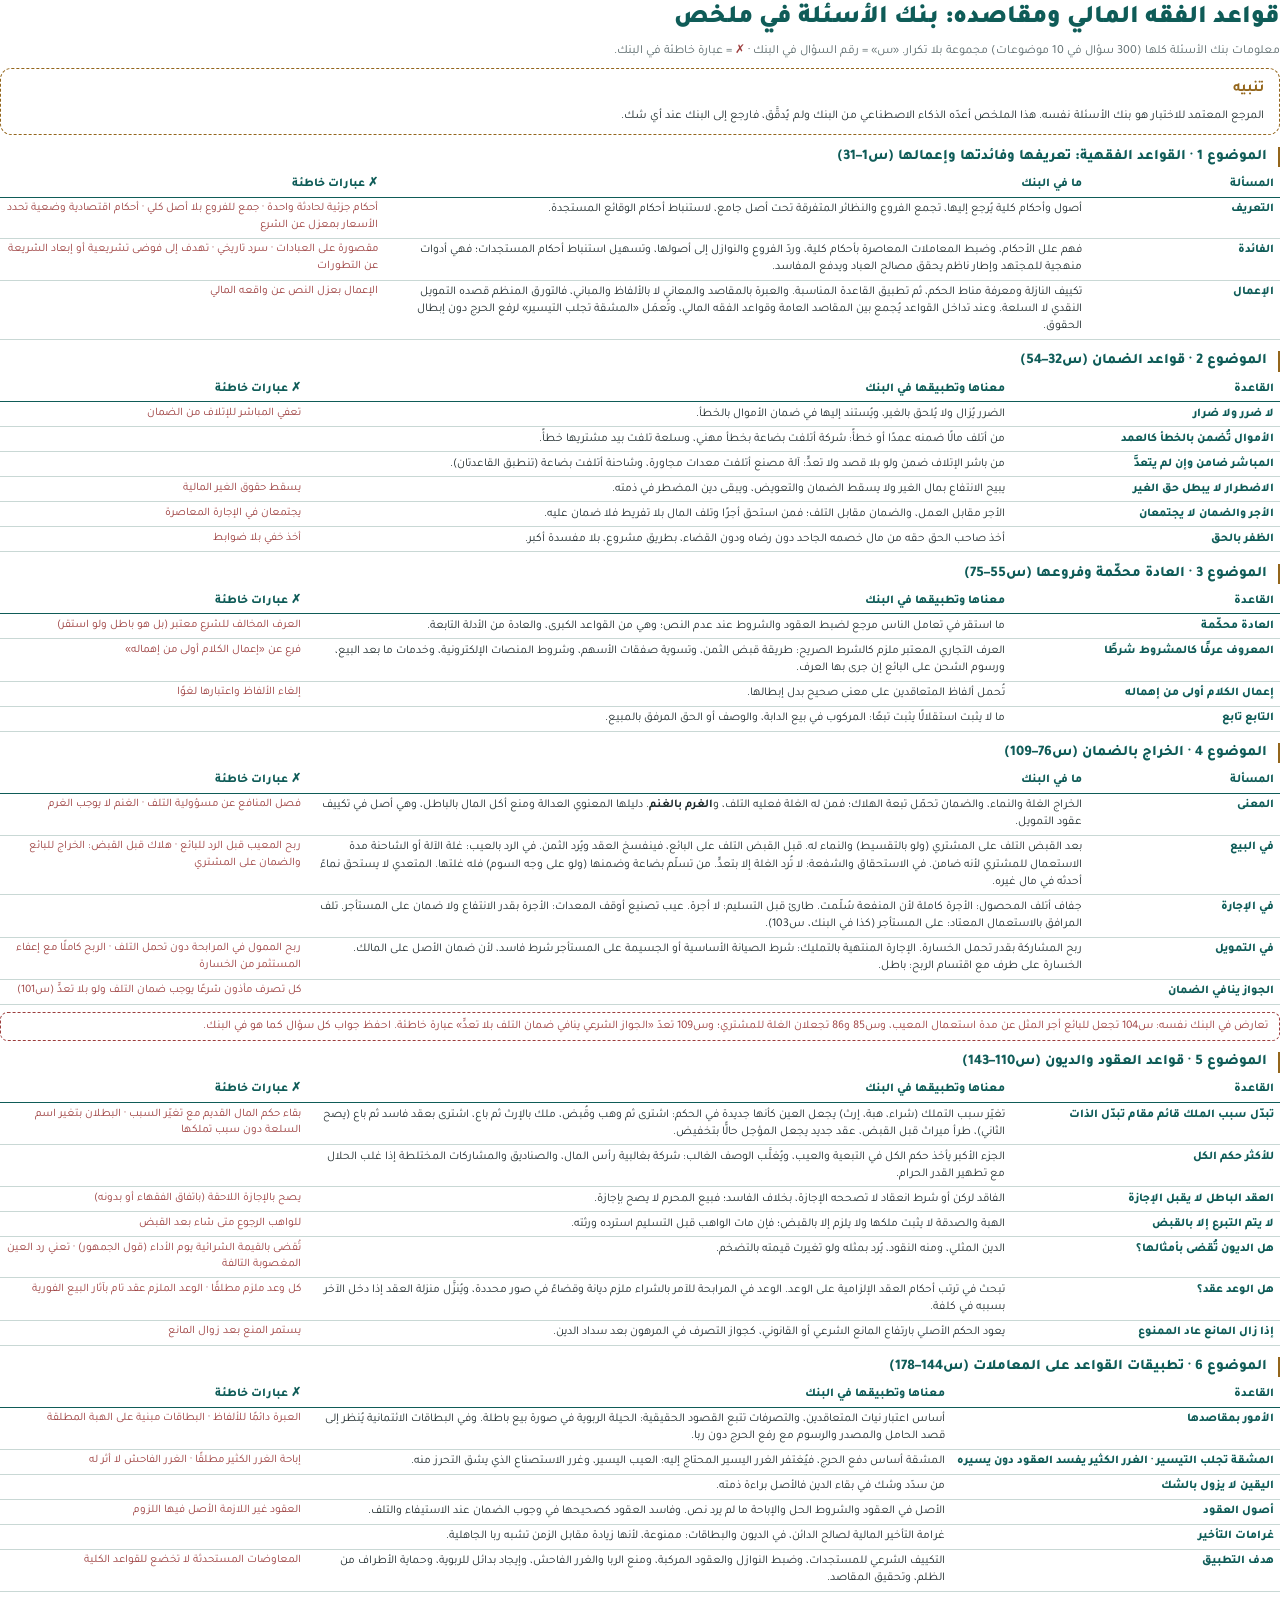
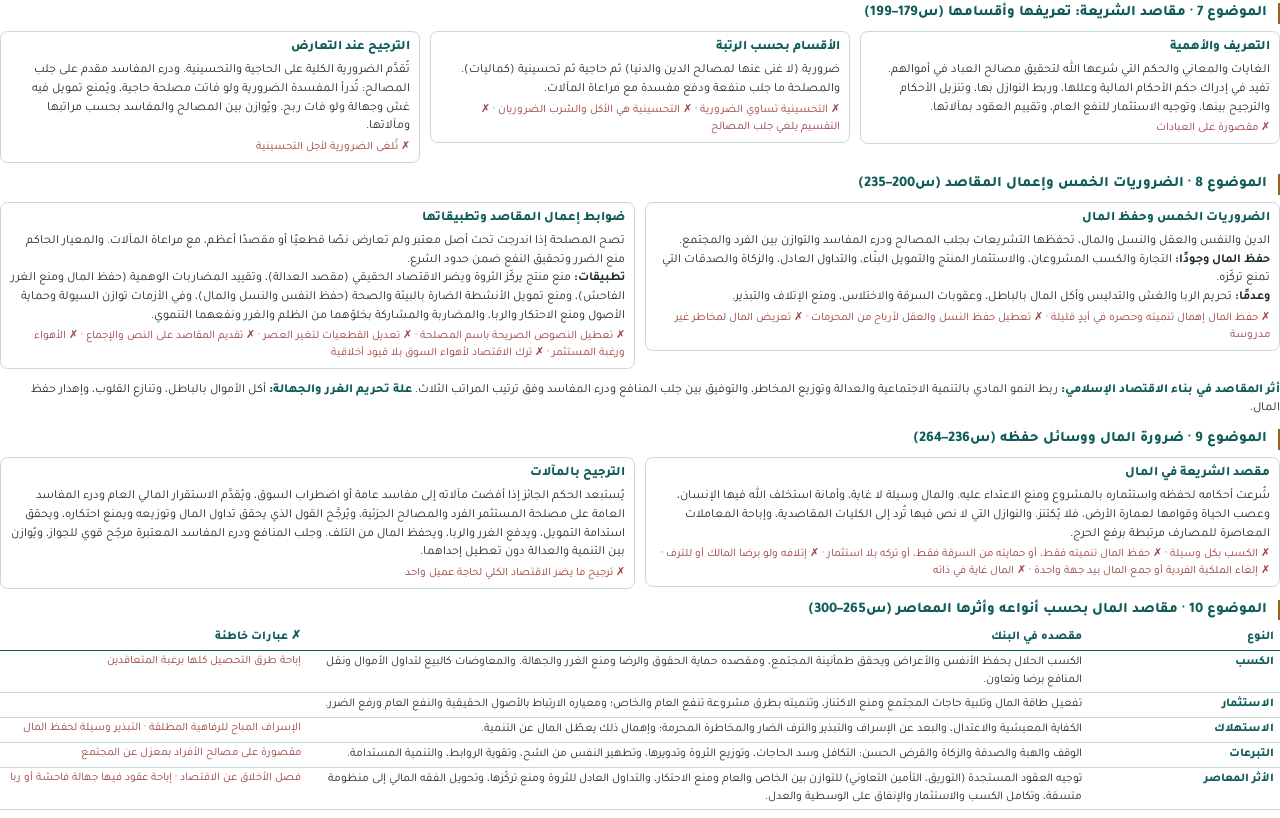
<file: files/src/summary.html>
<!DOCTYPE html>
<html lang="ar" dir="rtl">
<head>
<meta charset="utf-8">
<title>ملخص بنك أسئلة قواعد الفقه المالي ومقاصده</title>
<link rel="stylesheet" href="print.css">
<style>
@page{size:A4;margin:12mm 12mm 14mm}
html,body{font-size:9.3pt;line-height:1.5}
h1{font-size:19pt;font-weight:900;color:var(--teal);margin:0 0 1mm}
.lead{color:var(--mute);margin:0 0 2mm}
.ai-box{margin:0 0 3mm;padding:2mm 4mm;font-size:9pt}
h3{margin:3mm 0 1.4mm;font-size:11pt}
table.t{font-size:8.9pt;line-height:1.45;margin:1mm 0 2mm}
table.t th,table.t td{padding:.9mm 1.6mm}
table.t th{font-size:9pt}
td.no{color:var(--rose);font-size:8.6pt}
.warn{border:.8pt dashed var(--rose);border-radius:2mm;padding:1.2mm 3mm;margin:1mm 0 2mm;font-size:8.8pt;color:var(--rose)}
ul.c{margin:0;padding-inline-start:4mm}
ul.c li{margin:0}
.box{padding:1.5mm 2.4mm}
.box h5{font-size:9.8pt}
.no2{color:var(--rose);font-size:8.6pt;margin-top:.8mm}
</style>
</head>
<body>
<h1>قواعد الفقه المالي ومقاصده: بنك الأسئلة في ملخص</h1>
<p class="lead">معلومات بنك الأسئلة كلها (300 سؤال في 10 موضوعات) مجموعة بلا تكرار. «س» = رقم السؤال في البنك · <span style="color:var(--rose)">✗</span> = عبارة خاطئة في البنك.</p>
<div class="ai-box"><strong>تنبيه</strong>المرجع المعتمد للاختبار هو بنك الأسئلة نفسه. هذا الملخص أعدّه الذكاء الاصطناعي من البنك ولم يُدقَّق، فارجع إلى البنك عند أي شك.</div>

<h3>الموضوع 1 · القواعد الفقهية: تعريفها وفائدتها وإعمالها (س1–31)</h3>
<table class="t">
<tr><th style="width:15%">المسألة</th><th>ما في البنك</th><th style="width:30%">✗ عبارات خاطئة</th></tr>
<tr><td class="h">التعريف</td><td>أصول وأحكام كلية يُرجع إليها، تجمع الفروع والنظائر المتفرقة تحت أصل جامع، لاستنباط أحكام الوقائع المستجدة.</td><td class="no">أحكام جزئية لحادثة واحدة · جمع للفروع بلا أصل كلي · أحكام اقتصادية وضعية تحدد الأسعار بمعزل عن الشرع</td></tr>
<tr><td class="h">الفائدة</td><td>فهم علل الأحكام، وضبط المعاملات المعاصرة بأحكام كلية، وردّ الفروع والنوازل إلى أصولها، وتسهيل استنباط أحكام المستجدات؛ فهي أدوات منهجية للمجتهد وإطار ناظم يحقق مصالح العباد ويدفع المفاسد.</td><td class="no">مقصورة على العبادات · سرد تاريخي · تهدف إلى فوضى تشريعية أو إبعاد الشريعة عن التطورات</td></tr>
<tr><td class="h">الإعمال</td><td>تكييف النازلة ومعرفة مناط الحكم، ثم تطبيق القاعدة المناسبة. والعبرة بالمقاصد والمعاني لا بالألفاظ والمباني، فالتورق المنظم قصده التمويل النقدي لا السلعة. وعند تداخل القواعد يُجمع بين المقاصد العامة وقواعد الفقه المالي، وتُعمَل «المشقة تجلب التيسير» لرفع الحرج دون إبطال الحقوق.</td><td class="no">الإعمال بعزل النص عن واقعه المالي</td></tr>
</table>

<h3>الموضوع 2 · قواعد الضمان (س32–54)</h3>
<table class="t">
<tr><th style="width:21%">القاعدة</th><th>معناها وتطبيقها في البنك</th><th style="width:24%">✗ عبارات خاطئة</th></tr>
<tr><td class="h">لا ضرر ولا ضرار</td><td>الضرر يُزال ولا يُلحق بالغير، ويُستند إليها في ضمان الأموال بالخطأ.</td><td class="no">تعفي المباشر للإتلاف من الضمان</td></tr>
<tr><td class="h">الأموال تُضمن بالخطأ كالعمد</td><td>من أتلف مالًا ضمنه عمدًا أو خطأً: شركة أتلفت بضاعة بخطأ مهني، وسلعة تلفت بيد مشتريها خطأً.</td><td></td></tr>
<tr><td class="h">المباشر ضامن وإن لم يتعدَّ</td><td>من باشر الإتلاف ضمن ولو بلا قصد ولا تعدٍّ: آلة مصنع أتلفت معدات مجاورة، وشاحنة أتلفت بضاعة (تنطبق القاعدتان).</td><td></td></tr>
<tr><td class="h">الاضطرار لا يبطل حق الغير</td><td>يبيح الانتفاع بمال الغير ولا يسقط الضمان والتعويض، ويبقى دين المضطر في ذمته.</td><td class="no">يسقط حقوق الغير المالية</td></tr>
<tr><td class="h">الأجر والضمان لا يجتمعان</td><td>الأجر مقابل العمل، والضمان مقابل التلف؛ فمن استحق أجرًا وتلف المال بلا تفريط فلا ضمان عليه.</td><td class="no">يجتمعان في الإجارة المعاصرة</td></tr>
<tr><td class="h">الظفر بالحق</td><td>أخذ صاحب الحق حقه من مال خصمه الجاحد دون رضاه ودون القضاء، بطريق مشروع، بلا مفسدة أكبر.</td><td class="no">أخذ خفي بلا ضوابط</td></tr>
</table>

<h3>الموضوع 3 · العادة محكّمة وفروعها (س55–75)</h3>
<table class="t">
<tr><th style="width:21%">القاعدة</th><th>معناها وتطبيقها في البنك</th><th style="width:24%">✗ عبارات خاطئة</th></tr>
<tr><td class="h">العادة محكّمة</td><td>ما استقر في تعامل الناس مرجع لضبط العقود والشروط عند عدم النص؛ وهي من القواعد الكبرى، والعادة من الأدلة التابعة.</td><td class="no">العرف المخالف للشرع معتبر (بل هو باطل ولو استقر)</td></tr>
<tr><td class="h">المعروف عرفًا كالمشروط شرطًا</td><td>العرف التجاري المعتبر ملزم كالشرط الصريح: طريقة قبض الثمن، وتسوية صفقات الأسهم، وشروط المنصات الإلكترونية، وخدمات ما بعد البيع، ورسوم الشحن على البائع إن جرى بها العرف.</td><td class="no">فرع عن «إعمال الكلام أولى من إهماله»</td></tr>
<tr><td class="h">إعمال الكلام أولى من إهماله</td><td>تُحمل ألفاظ المتعاقدين على معنى صحيح بدل إبطالها.</td><td class="no">إلغاء الألفاظ واعتبارها لغوًا</td></tr>
<tr><td class="h">التابع تابع</td><td>ما لا يثبت استقلالًا يثبت تبعًا: المركوب في بيع الدابة، والوصف أو الحق المرفق بالمبيع.</td><td></td></tr>
</table>

<h3>الموضوع 4 · الخراج بالضمان (س76–109)</h3>
<table class="t">
<tr><th style="width:15%">المسألة</th><th>ما في البنك</th><th style="width:24%">✗ عبارات خاطئة</th></tr>
<tr><td class="h">المعنى</td><td>الخراج الغلة والنماء، والضمان تحمّل تبعة الهلاك؛ فمن له الغلة فعليه التلف، و<b>الغرم بالغنم</b>. دليلها المعنوي العدالة ومنع أكل المال بالباطل، وهي أصل في تكييف عقود التمويل.</td><td class="no">فصل المنافع عن مسؤولية التلف · الغنم لا يوجب الغرم</td></tr>
<tr><td class="h">في البيع</td><td>بعد القبض التلف على المشتري (ولو بالتقسيط) والنماء له. قبل القبض التلف على البائع، فينفسخ العقد ويُرد الثمن. في الرد بالعيب: غلة الآلة أو الشاحنة مدة الاستعمال للمشتري لأنه ضامن. في الاستحقاق والشفعة: لا تُرد الغلة إلا بتعدٍّ. من تسلّم بضاعة وضمنها (ولو على وجه السوم) فله غلتها. المتعدي لا يستحق نماءً أحدثه في مال غيره.</td><td class="no">ربح المعيب قبل الرد للبائع · هلاك قبل القبض: الخراج للبائع والضمان على المشتري</td></tr>
<tr><td class="h">في الإجارة</td><td>جفاف أتلف المحصول: الأجرة كاملة لأن المنفعة سُلّمت. طارئ قبل التسليم: لا أجرة. عيب تصنيع أوقف المعدات: الأجرة بقدر الانتفاع ولا ضمان على المستأجر. تلف المرافق بالاستعمال المعتاد: على المستأجر (كذا في البنك، س103).</td><td></td></tr>
<tr><td class="h">في التمويل</td><td>ربح المشاركة بقدر تحمل الخسارة. الإجارة المنتهية بالتمليك: شرط الصيانة الأساسية أو الجسيمة على المستأجر شرط فاسد، لأن ضمان الأصل على المالك. الخسارة على طرف مع اقتسام الربح: باطل.</td><td class="no">ربح الممول في المرابحة دون تحمل التلف · الربح كاملًا مع إعفاء المستثمر من الخسارة</td></tr>
<tr><td class="h">الجواز ينافي الضمان</td><td></td><td class="no">كل تصرف مأذون شرعًا يوجب ضمان التلف ولو بلا تعدٍّ (س101)</td></tr>
</table>
<div class="warn">تعارض في البنك نفسه: س104 تجعل للبائع أجر المثل عن مدة استعمال المعيب، وس85 و86 تجعلان الغلة للمشتري؛ وس109 تعدّ «الجواز الشرعي ينافي ضمان التلف بلا تعدٍّ» عبارة خاطئة. احفظ جواب كل سؤال كما هو في البنك.</div>

<h3>الموضوع 5 · قواعد العقود والديون (س110–143)</h3>
<table class="t">
<tr><th style="width:21%">القاعدة</th><th>معناها وتطبيقها في البنك</th><th style="width:24%">✗ عبارات خاطئة</th></tr>
<tr><td class="h">تبدّل سبب الملك قائم مقام تبدّل الذات</td><td>تغيّر سبب التملك (شراء، هبة، إرث) يجعل العين كأنها جديدة في الحكم: اشترى ثم وهب وقُبض، ملك بالإرث ثم باع، اشترى بعقد فاسد ثم باع (يصح الثاني)، طرأ ميراث قبل القبض، عقد جديد يجعل المؤجل حالًّا بتخفيض.</td><td class="no">بقاء حكم المال القديم مع تغيّر السبب · البطلان بتغير اسم السلعة دون سبب تملكها</td></tr>
<tr><td class="h">للأكثر حكم الكل</td><td>الجزء الأكبر يأخذ حكم الكل في التبعية والعيب، ويُغلَّب الوصف الغالب: شركة بغالبية رأس المال، والصناديق والمشاركات المختلطة إذا غلب الحلال مع تطهير القدر الحرام.</td><td></td></tr>
<tr><td class="h">العقد الباطل لا يقبل الإجازة</td><td>الفاقد لركن أو شرط انعقاد لا تصححه الإجازة، بخلاف الفاسد؛ فبيع المحرم لا يصح بإجازة.</td><td class="no">يصح بالإجازة اللاحقة (باتفاق الفقهاء أو بدونه)</td></tr>
<tr><td class="h">لا يتم التبرع إلا بالقبض</td><td>الهبة والصدقة لا يثبت ملكها ولا يلزم إلا بالقبض؛ فإن مات الواهب قبل التسليم استرده ورثته.</td><td class="no">للواهب الرجوع متى شاء بعد القبض</td></tr>
<tr><td class="h">هل الديون تُقضى بأمثالها؟</td><td>الدين المثلي، ومنه النقود، يُرد بمثله ولو تغيرت قيمته بالتضخم.</td><td class="no">تُقضى بالقيمة الشرائية يوم الأداء (قول الجمهور) · تعني رد العين المغصوبة التالفة</td></tr>
<tr><td class="h">هل الوعد عقد؟</td><td>تبحث في ترتب أحكام العقد الإلزامية على الوعد. الوعد في المرابحة للآمر بالشراء ملزم ديانة وقضاءً في صور محددة، ويُنزَّل منزلة العقد إذا دخل الآخر بسببه في كلفة.</td><td class="no">كل وعد ملزم مطلقًا · الوعد الملزم عقد تام بآثار البيع الفورية</td></tr>
<tr><td class="h">إذا زال المانع عاد الممنوع</td><td>يعود الحكم الأصلي بارتفاع المانع الشرعي أو القانوني، كجواز التصرف في المرهون بعد سداد الدين.</td><td class="no">يستمر المنع بعد زوال المانع</td></tr>
</table>

<h3>الموضوع 6 · تطبيقات القواعد على المعاملات (س144–178)</h3>
<table class="t">
<tr><th style="width:21%">القاعدة</th><th>معناها وتطبيقها في البنك</th><th style="width:24%">✗ عبارات خاطئة</th></tr>
<tr><td class="h">الأمور بمقاصدها</td><td>أساس اعتبار نيات المتعاقدين، والتصرفات تتبع القصود الحقيقية: الحيلة الربوية في صورة بيع باطلة. وفي البطاقات الائتمانية يُنظر إلى قصد الحامل والمصدر والرسوم مع رفع الحرج دون ربا.</td><td class="no">العبرة دائمًا للألفاظ · البطاقات مبنية على الهبة المطلقة</td></tr>
<tr><td class="h">المشقة تجلب التيسير · الغرر الكثير يفسد العقود دون يسيره</td><td>المشقة أساس دفع الحرج، فيُغتفر الغرر اليسير المحتاج إليه: العيب اليسير، وغرر الاستصناع الذي يشق التحرز منه.</td><td class="no">إباحة الغرر الكثير مطلقًا · الغرر الفاحش لا أثر له</td></tr>
<tr><td class="h">اليقين لا يزول بالشك</td><td>من سدّد وشك في بقاء الدين فالأصل براءة ذمته.</td><td></td></tr>
<tr><td class="h">أصول العقود</td><td>الأصل في العقود والشروط الحل والإباحة ما لم يرد نص. وفاسد العقود كصحيحها في وجوب الضمان عند الاستيفاء والتلف.</td><td class="no">العقود غير اللازمة الأصل فيها اللزوم</td></tr>
<tr><td class="h">غرامات التأخير</td><td>غرامة التأخير المالية لصالح الدائن، في الديون والبطاقات: ممنوعة، لأنها زيادة مقابل الزمن تشبه ربا الجاهلية.</td><td></td></tr>
<tr><td class="h">هدف التطبيق</td><td>التكييف الشرعي للمستجدات، وضبط النوازل والعقود المركبة، ومنع الربا والغرر الفاحش، وإيجاد بدائل للربوية، وحماية الأطراف من الظلم، وتحقيق المقاصد.</td><td class="no">المعاوضات المستحدثة لا تخضع للقواعد الكلية</td></tr>
</table>

<h3>الموضوع 7 · مقاصد الشريعة: تعريفها وأقسامها (س179–199)</h3>
<div class="grid g3" style="align-items:start">
<div class="box"><h5>التعريف والأهمية</h5>الغايات والمعاني والحكم التي شرعها الله لتحقيق مصالح العباد في أموالهم. تفيد في إدراك حكم الأحكام المالية وعللها، وربط النوازل بها، وتنزيل الأحكام والترجيح بينها، وتوجيه الاستثمار للنفع العام، وتقييم العقود بمآلاتها.<div class="no2">✗ مقصورة على العبادات</div></div>
<div class="box"><h5>الأقسام بحسب الرتبة</h5>ضرورية (لا غنى عنها لمصالح الدين والدنيا) ثم حاجية ثم تحسينية (كماليات). والمصلحة ما جلب منفعة ودفع مفسدة مع مراعاة المآلات.<div class="no2">✗ التحسينية تساوي الضرورية · ✗ التحسينية هي الأكل والشرب الضروريان · ✗ التقسيم يلغي جلب المصالح</div></div>
<div class="box"><h5>الترجيح عند التعارض</h5>تُقدَّم الضرورية الكلية على الحاجية والتحسينية. ودرء المفاسد مقدم على جلب المصالح: تُدرأ المفسدة الضرورية ولو فاتت مصلحة حاجية، ويُمنع تمويل فيه غش وجهالة ولو فات ربح. ويُوازن بين المصالح والمفاسد بحسب مراتبها ومآلاتها.<div class="no2">✗ تُلغى الضرورية لأجل التحسينية</div></div>
</div>

<h3>الموضوع 8 · الضروريات الخمس وإعمال المقاصد (س200–235)</h3>
<div class="grid g2" style="align-items:start">
<div class="box"><h5>الضروريات الخمس وحفظ المال</h5>الدين والنفس والعقل والنسل والمال، تحفظها التشريعات بجلب المصالح ودرء المفاسد والتوازن بين الفرد والمجتمع.<br><b>حفظ المال وجودًا:</b> التجارة والكسب المشروعان، والاستثمار المنتج والتمويل البنّاء، والتداول العادل، والزكاة والصدقات التي تمنع تركّزه.<br><b>وعدمًا:</b> تحريم الربا والغش والتدليس وأكل المال بالباطل، وعقوبات السرقة والاختلاس، ومنع الإتلاف والتبذير.<div class="no2">✗ حفظ المال إهمال تنميته وحصره في أيدٍ قليلة · ✗ تعطيل حفظ النسل والعقل لأرباح من المحرمات · ✗ تعريض المال لمخاطر غير مدروسة</div></div>
<div class="box"><h5>ضوابط إعمال المقاصد وتطبيقاتها</h5>تصح المصلحة إذا اندرجت تحت أصل معتبر ولم تعارض نصًا قطعيًا أو مقصدًا أعظم، مع مراعاة المآلات. والمعيار الحاكم منع الضرر وتحقيق النفع ضمن حدود الشرع.<br><b>تطبيقات:</b> منع منتج يركّز الثروة ويضر الاقتصاد الحقيقي (مقصد العدالة)، وتقييد المضاربات الوهمية (حفظ المال ومنع الغرر الفاحش)، ومنع تمويل الأنشطة الضارة بالبيئة والصحة (حفظ النفس والنسل والمال)، وفي الأزمات توازن السيولة وحماية الأصول ومنع الاحتكار والربا، والمضاربة والمشاركة بخلوّهما من الظلم والغرر ونفعهما التنموي.<div class="no2">✗ تعطيل النصوص الصريحة باسم المصلحة · ✗ تعديل القطعيات لتغير العصر · ✗ تقديم المقاصد على النص والإجماع · ✗ الأهواء ورغبة المستثمر · ✗ ترك الاقتصاد لأهواء السوق بلا قيود أخلاقية</div></div>
</div>
<p><b class="k">أثر المقاصد في بناء الاقتصاد الإسلامي:</b> ربط النمو المادي بالتنمية الاجتماعية والعدالة وتوزيع المخاطر، والتوفيق بين جلب المنافع ودرء المفاسد وفق ترتيب المراتب الثلاث. <b class="k">علة تحريم الغرر والجهالة:</b> أكل الأموال بالباطل، وتنازع القلوب، وإهدار حفظ المال.</p>

<h3>الموضوع 9 · ضرورة المال ووسائل حفظه (س236–264)</h3>
<div class="grid g2" style="align-items:start">
<div class="box"><h5>مقصد الشريعة في المال</h5>شُرعت أحكامه لحفظه واستثماره بالمشروع ومنع الاعتداء عليه. والمال وسيلة لا غاية، وأمانة استخلف الله فيها الإنسان، وعصب الحياة وقوامها لعمارة الأرض، فلا يُكتنز. والنوازل التي لا نص فيها تُرد إلى الكليات المقاصدية، وإباحة المعاملات المعاصرة للمصارف مرتبطة برفع الحرج.<div class="no2">✗ الكسب بكل وسيلة · ✗ حفظ المال تنميته فقط، أو حمايته من السرقة فقط، أو تركه بلا استثمار · ✗ إتلافه ولو برضا المالك أو للترف · ✗ إلغاء الملكية الفردية أو جمع المال بيد جهة واحدة · ✗ المال غاية في ذاته</div></div>
<div class="box"><h5>الترجيح بالمآلات</h5>يُستبعد الحكم الجائز إذا أفضت مآلاته إلى مفاسد عامة أو اضطراب السوق، ويُقدَّم الاستقرار المالي العام ودرء المفاسد العامة على مصلحة المستثمر الفرد والمصالح الجزئية، ويُرجَّح القول الذي يحقق تداول المال وتوزيعه ويمنع احتكاره، ويحقق استدامة التمويل، ويدفع الغرر والربا، ويحفظ المال من التلف. وجلب المنافع ودرء المفاسد المعتبرة مرجّح قوي للجواز، ويُوازن بين التنمية والعدالة دون تعطيل إحداهما.<div class="no2">✗ ترجيح ما يضر الاقتصاد الكلي لحاجة عميل واحد</div></div>
</div>

<h3>الموضوع 10 · مقاصد المال بحسب أنواعه وأثرها المعاصر (س265–300)</h3>
<table class="t">
<tr><th style="width:15%">النوع</th><th>مقصده في البنك</th><th style="width:24%">✗ عبارات خاطئة</th></tr>
<tr><td class="h">الكسب</td><td>الكسب الحلال يحفظ الأنفس والأعراض ويحقق طمأنينة المجتمع، ومقصده حماية الحقوق والرضا ومنع الغرر والجهالة. والمعاوضات كالبيع لتداول الأموال ونقل المنافع برضا وتعاون.</td><td class="no">إباحة طرق التحصيل كلها برغبة المتعاقدين</td></tr>
<tr><td class="h">الاستثمار</td><td>تفعيل طاقة المال وتلبية حاجات المجتمع ومنع الاكتناز، وتنميته بطرق مشروعة تنفع العام والخاص؛ ومعياره الارتباط بالأصول الحقيقية والنفع العام ورفع الضرر.</td><td></td></tr>
<tr><td class="h">الاستهلاك</td><td>الكفاية المعيشية والاعتدال، والبعد عن الإسراف والتبذير والترف الضار والمخاطرة المحرمة؛ وإهمال ذلك يعطّل المال عن التنمية.</td><td class="no">الإسراف المباح للرفاهية المطلقة · التبذير وسيلة لحفظ المال</td></tr>
<tr><td class="h">التبرعات</td><td>الوقف والهبة والصدقة والزكاة والقرض الحسن: التكافل وسد الحاجات، وتوزيع الثروة وتدويرها، وتطهير النفس من الشح، وتقوية الروابط، والتنمية المستدامة.</td><td class="no">مقصورة على مصالح الأفراد بمعزل عن المجتمع</td></tr>
<tr><td class="h">الأثر المعاصر</td><td>توجيه العقود المستجدة (التوريق، التأمين التعاوني) للتوازن بين الخاص والعام ومنع الاحتكار، والتداول العادل للثروة ومنع تركّزها، وتحويل الفقه المالي إلى منظومة متسقة، وتكامل الكسب والاستثمار والإنفاق على الوسطية والعدل.</td><td class="no">فصل الأخلاق عن الاقتصاد · إباحة عقود فيها جهالة فاحشة أو ربا</td></tr>
</table>
</body>
</html>
</file>
<file: files/src/print.css>
/* أنماط الطباعة المشتركة للمذكرة والملخص
   ألوان موفّرة للحبر: خلفية بيضاء، ألوان للنص والخطوط الرفيعة فقط، بلا مساحات معبّأة */
@font-face{font-family:Tajawal;src:url(../../assets/fonts/Tajawal-Light.ttf);font-weight:300}
@font-face{font-family:Tajawal;src:url(../../assets/fonts/Tajawal-Regular.ttf);font-weight:400}
@font-face{font-family:Tajawal;src:url(../../assets/fonts/Tajawal-Medium.ttf);font-weight:500}
@font-face{font-family:Tajawal;src:url(../../assets/fonts/Tajawal-Bold.ttf);font-weight:700}
@font-face{font-family:Tajawal;src:url(../../assets/fonts/Tajawal-ExtraBold.ttf);font-weight:800}
@font-face{font-family:Tajawal;src:url(../../assets/fonts/Tajawal-Black.ttf);font-weight:900}
:root{--ink:#1e2a2c;--mute:#5b6a6c;--teal:#0f5c58;--teal-l:#7fb3ad;--gold:#94661c;--gold-l:#d9bf8c;--rose:#9c3d3d;--line:#c9d8d5;--hair:#e2eae8}
@page{size:A4;margin:16mm 15mm 17mm}
*{box-sizing:border-box}
html,body{margin:0;background:#fff;color:var(--ink);font-family:Tajawal,sans-serif;font-size:10.6pt;line-height:1.75}
body{-webkit-print-color-adjust:exact;print-color-adjust:exact}
b,strong{font-weight:700}
p{margin:0 0 6px}
.page-break{break-before:page}
.avoid{break-inside:avoid}

/* ===== الغلاف ===== */
.cover{height:262mm;border:1.4pt solid var(--teal);border-radius:4mm;padding:16mm 14mm;display:flex;flex-direction:column;position:relative}
.cover::after{content:"";position:absolute;inset:2.2mm;border:.5pt solid var(--teal-l);border-radius:3mm;pointer-events:none}
.cover .kicker{color:var(--gold);font-weight:700;font-size:11pt;letter-spacing:.3px;margin:0}
.cover h1{font-size:33pt;font-weight:900;line-height:1.3;margin:6mm 0 3mm;color:var(--teal)}
.cover h1 span{color:var(--gold)}
.cover .lead{font-size:12pt;color:var(--mute);margin:0}
.ai-box{border:1.2pt dashed var(--gold);border-radius:3mm;padding:3.5mm 5mm;margin:7mm 0 0;font-size:10.4pt;line-height:1.7}
.ai-box strong{color:var(--gold);display:block;font-size:11.5pt;margin-bottom:1mm}
.toc{margin-top:auto;border-top:1pt solid var(--teal);padding-top:4mm}
.toc h2{font-size:13pt;color:var(--teal);margin:0 0 2mm}
.toc ol{list-style:none;margin:0;padding:0;columns:2;column-gap:10mm}
.toc li{display:flex;gap:3mm;align-items:center;padding:1.3mm 0;border-bottom:.5pt solid var(--hair);break-inside:avoid;font-size:10.6pt}
.toc li .n{flex:0 0 7mm;height:7mm;border:1pt solid var(--teal);border-radius:50%;display:grid;place-items:center;color:var(--teal);font-weight:800;font-size:9.5pt}
.toc li .new{color:var(--gold);font-size:8.5pt;font-weight:700;margin-inline-start:auto}

/* ===== رأس الدرس ===== */
.lesson-head{border:1.2pt solid var(--teal);border-radius:3mm;padding:3mm 5mm;margin:0 0 4mm;display:flex;gap:4mm;align-items:center}
.lesson-head .chip{flex:none;border:1pt solid var(--gold);color:var(--gold);border-radius:99px;padding:.3mm 4mm;font-weight:800;font-size:10.5pt}
.lesson-head h2{margin:0;font-size:17pt;font-weight:900;color:var(--teal);line-height:1.35}
.elements{display:flex;flex-wrap:wrap;gap:1.6mm;margin:0 0 3mm;padding:0;list-style:none}
.elements li{border:.7pt solid var(--line);border-radius:99px;padding:.2mm 3.5mm;font-size:9.4pt;color:var(--mute)}

h3{font-size:12.4pt;font-weight:800;color:var(--teal);margin:5mm 0 2mm;padding-inline-start:3mm;border-inline-start:2.2pt solid var(--gold);line-height:1.4;break-after:avoid}
h4{font-size:11pt;font-weight:800;color:var(--ink);margin:3mm 0 1.5mm;break-after:avoid}

.q{border:.8pt dashed var(--rose);border-radius:2mm;padding:1.5mm 4mm;margin:2mm 0;color:var(--rose);font-weight:700}
.q::before{content:"؟ ";font-weight:900}
.def{border-inline-start:2.4pt solid var(--teal);padding:1mm 4mm;margin:2mm 0 3mm;font-size:11pt}
.def .lbl{color:var(--teal);font-weight:800}
.quote{border:.8pt solid var(--teal-l);border-radius:2mm;padding:2mm 4mm;margin:2mm 0}
.note{border:.8pt dashed var(--gold-l);border-radius:2mm;padding:1.5mm 4mm;margin:2mm 0;font-size:9.6pt;color:var(--mute)}
.note b{color:var(--gold)}
.k{color:var(--teal);font-weight:800}
.g{color:var(--gold);font-weight:800}
.small{font-size:9.4pt;color:var(--mute)}

/* جداول بلا تعبئة */
table.t{width:100%;border-collapse:collapse;margin:2mm 0 3mm;font-size:10pt;line-height:1.55;break-inside:auto}
table.t th{color:var(--teal);font-weight:800;text-align:right;padding:1.4mm 2.5mm;border-bottom:1.4pt solid var(--teal);vertical-align:bottom}
table.t td{padding:1.4mm 2.5mm;border-bottom:.5pt solid var(--line);vertical-align:top}
table.t tr{break-inside:avoid}
table.t td.h{font-weight:800;color:var(--teal);white-space:nowrap}
table.t.c td,table.t.c th{text-align:center}
table.t.c td.h{text-align:right}

/* قوائم مرقّمة بدوائر */
ol.nums{list-style:none;margin:1mm 0 3mm;padding:0;counter-reset:n}
ol.nums>li{counter-increment:n;display:flex;gap:2.5mm;align-items:flex-start;padding:.9mm 0;border-bottom:.4pt solid var(--hair);break-inside:avoid}
ol.nums>li::before{content:counter(n);flex:0 0 5.6mm;height:5.6mm;border:.9pt solid var(--teal);border-radius:50%;display:grid;place-items:center;font-size:8.6pt;font-weight:800;color:var(--teal);margin-top:.4mm}
ol.nums.two{display:grid;grid-template-columns:1fr 1fr;column-gap:6mm}

/* شبكات وشارات */
.grid{display:grid;gap:2.5mm;margin:2mm 0 3mm}
.g2{grid-template-columns:1fr 1fr}.g3{grid-template-columns:repeat(3,1fr)}.g4{grid-template-columns:repeat(4,1fr)}.g5{grid-template-columns:repeat(5,1fr)}
.box{border:.8pt solid var(--line);border-radius:2mm;padding:2mm 3mm;break-inside:avoid}
.box h5{margin:0 0 1mm;color:var(--teal);font-size:10.4pt;font-weight:800}
.box ul{margin:0;padding-inline-start:4mm}
.pill{border:.8pt solid var(--teal-l);border-radius:2mm;padding:1.6mm 2mm;text-align:center;font-weight:700;font-size:10pt;break-inside:avoid}
.pill small{display:block;font-weight:400;color:var(--mute);font-size:8.8pt}

/* المخطط الانسيابي */
.flow{display:flex;align-items:stretch;gap:1.5mm;margin:2mm 0 3mm;break-inside:avoid}
.flow .st{flex:1;border:.9pt solid var(--teal);border-radius:2mm;padding:1.6mm 2mm;text-align:center;font-weight:700;font-size:9.8pt;line-height:1.5;display:flex;flex-direction:column;justify-content:center}
.flow .st i{font-style:normal;display:block;color:var(--gold);font-weight:900;font-size:10pt}
.flow .st small{display:block;font-weight:400;color:var(--mute);font-size:8.8pt}
.flow .ar{flex:none;align-self:center;color:var(--teal);font-weight:900;font-size:13pt}

/* مخطط العقد (السلم والاستصناع) */
.deal{border:.8pt solid var(--line);border-radius:2mm;padding:2mm 3mm;margin:2mm 0;break-inside:avoid}
.deal .cap{font-weight:800;color:var(--gold);font-size:9.8pt;margin-bottom:1mm}
.deal .row{display:grid;grid-template-columns:1fr 2.2fr 1fr;gap:2mm;align-items:center;text-align:center}
.deal .party{border:.9pt solid var(--teal);border-radius:2mm;padding:1.2mm;font-weight:800;color:var(--teal);font-size:9.8pt}
.deal .party small{display:block;color:var(--mute);font-weight:400;font-size:8.6pt}
.deal .mid{font-size:9.4pt;line-height:1.55}
.deal .mid div{border-bottom:.5pt dashed var(--line);padding:.5mm 0}
.deal .mid div:last-child{border:0}

/* الخط الزمني */
.timeline{border-inline-start:1.2pt solid var(--teal-l);margin:2mm 2mm 3mm 0;padding-inline-start:4mm}
.timeline .ev{position:relative;padding:.8mm 0;break-inside:avoid;display:flex;gap:3mm}
.timeline .ev::before{content:"";position:absolute;right:-5.6mm;top:2.6mm;width:2.4mm;height:2.4mm;border-radius:50%;background:#fff;border:1pt solid var(--teal)}
.timeline .ev .y{flex:0 0 24mm;font-weight:800;color:var(--gold)}

/* أطراف البطاقة */
.parties{display:flex;align-items:center;gap:1.2mm;margin:2mm 0 3mm}
.parties .pill{flex:1}
.parties .ar{color:var(--teal);font-weight:900}
</file>
